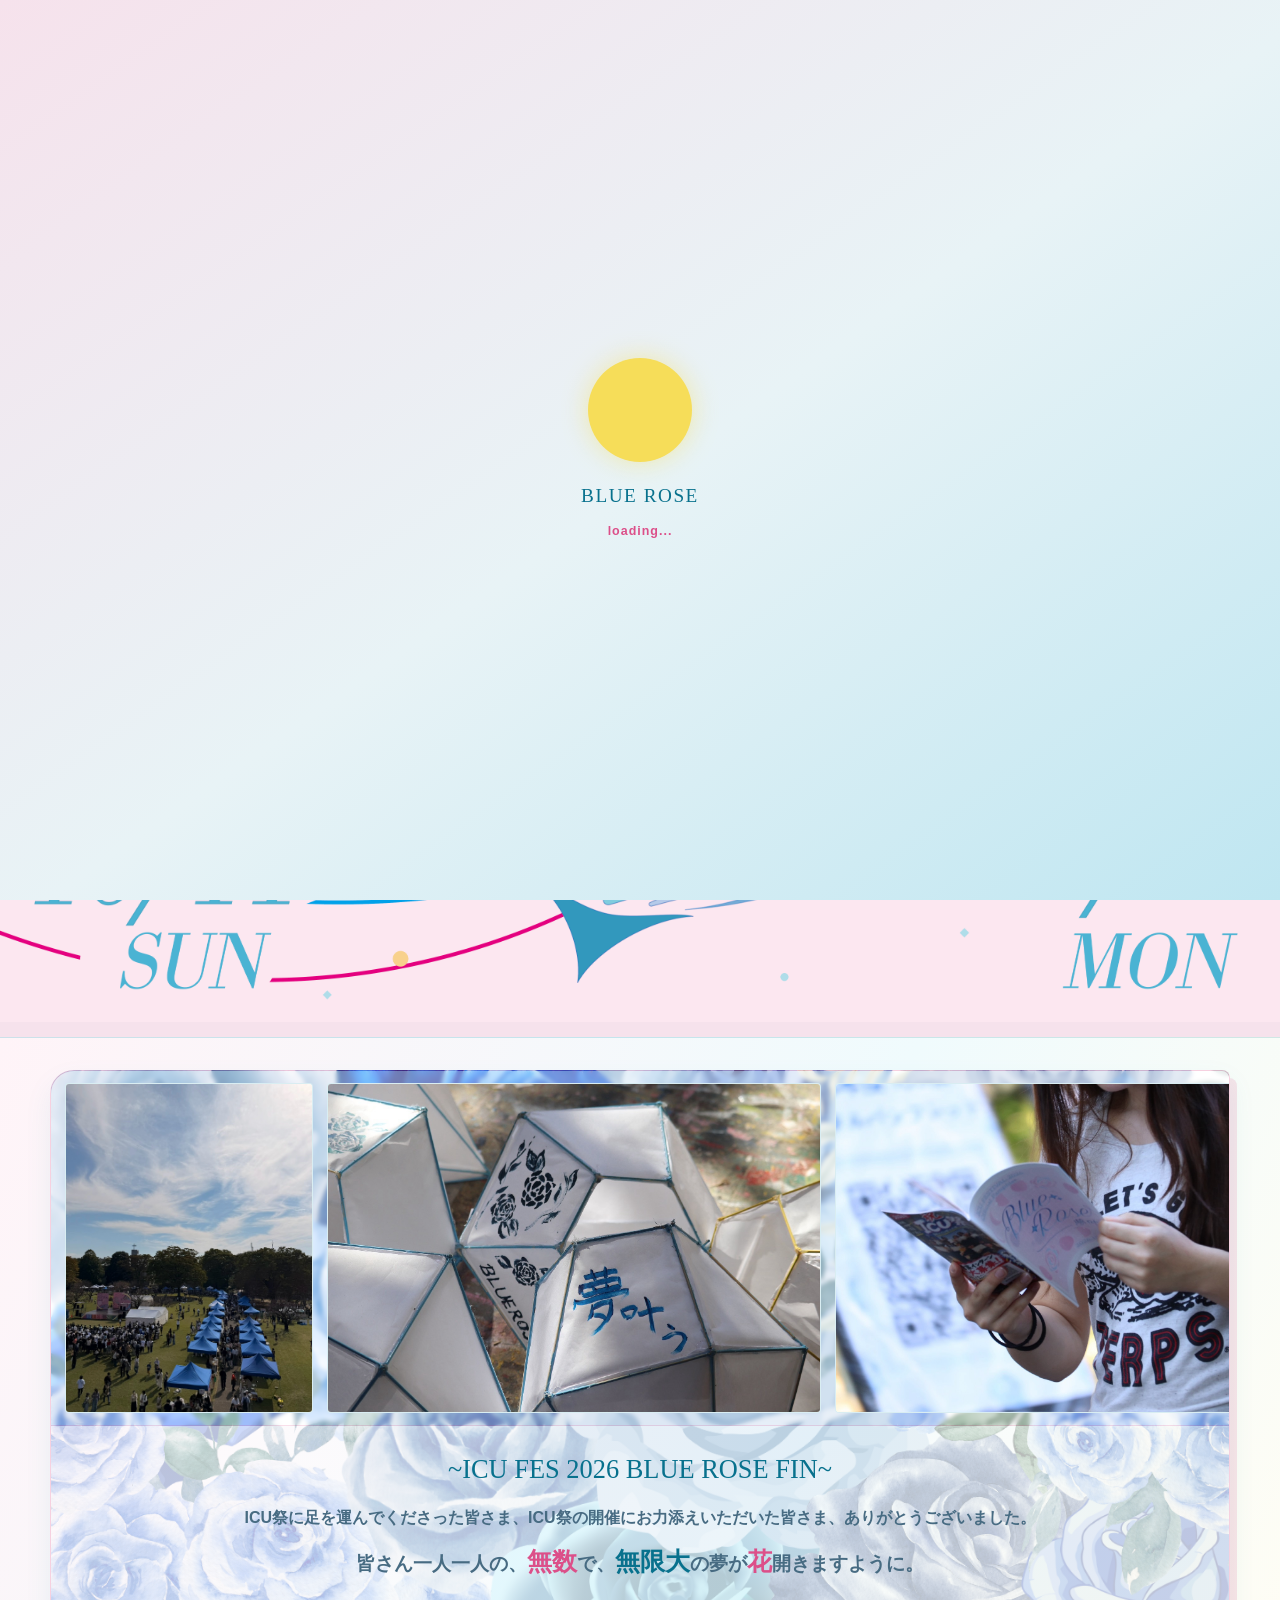
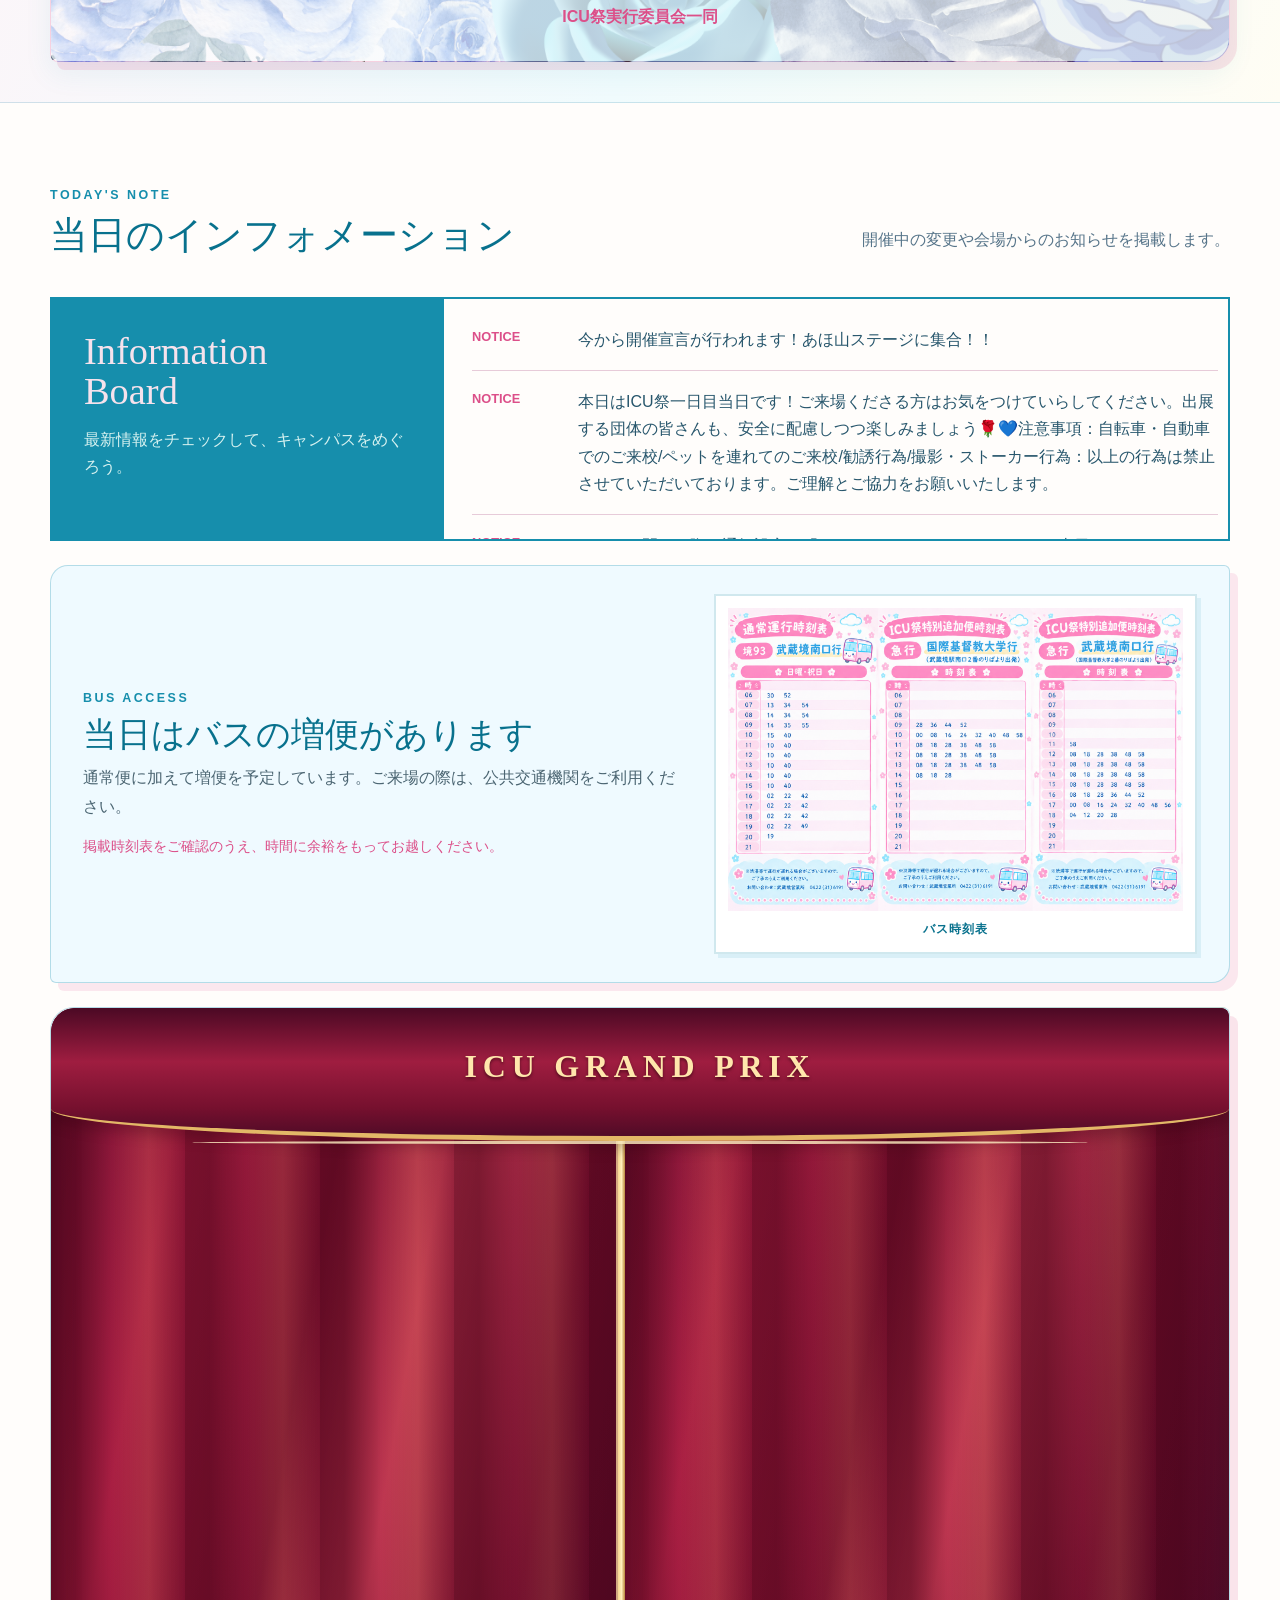
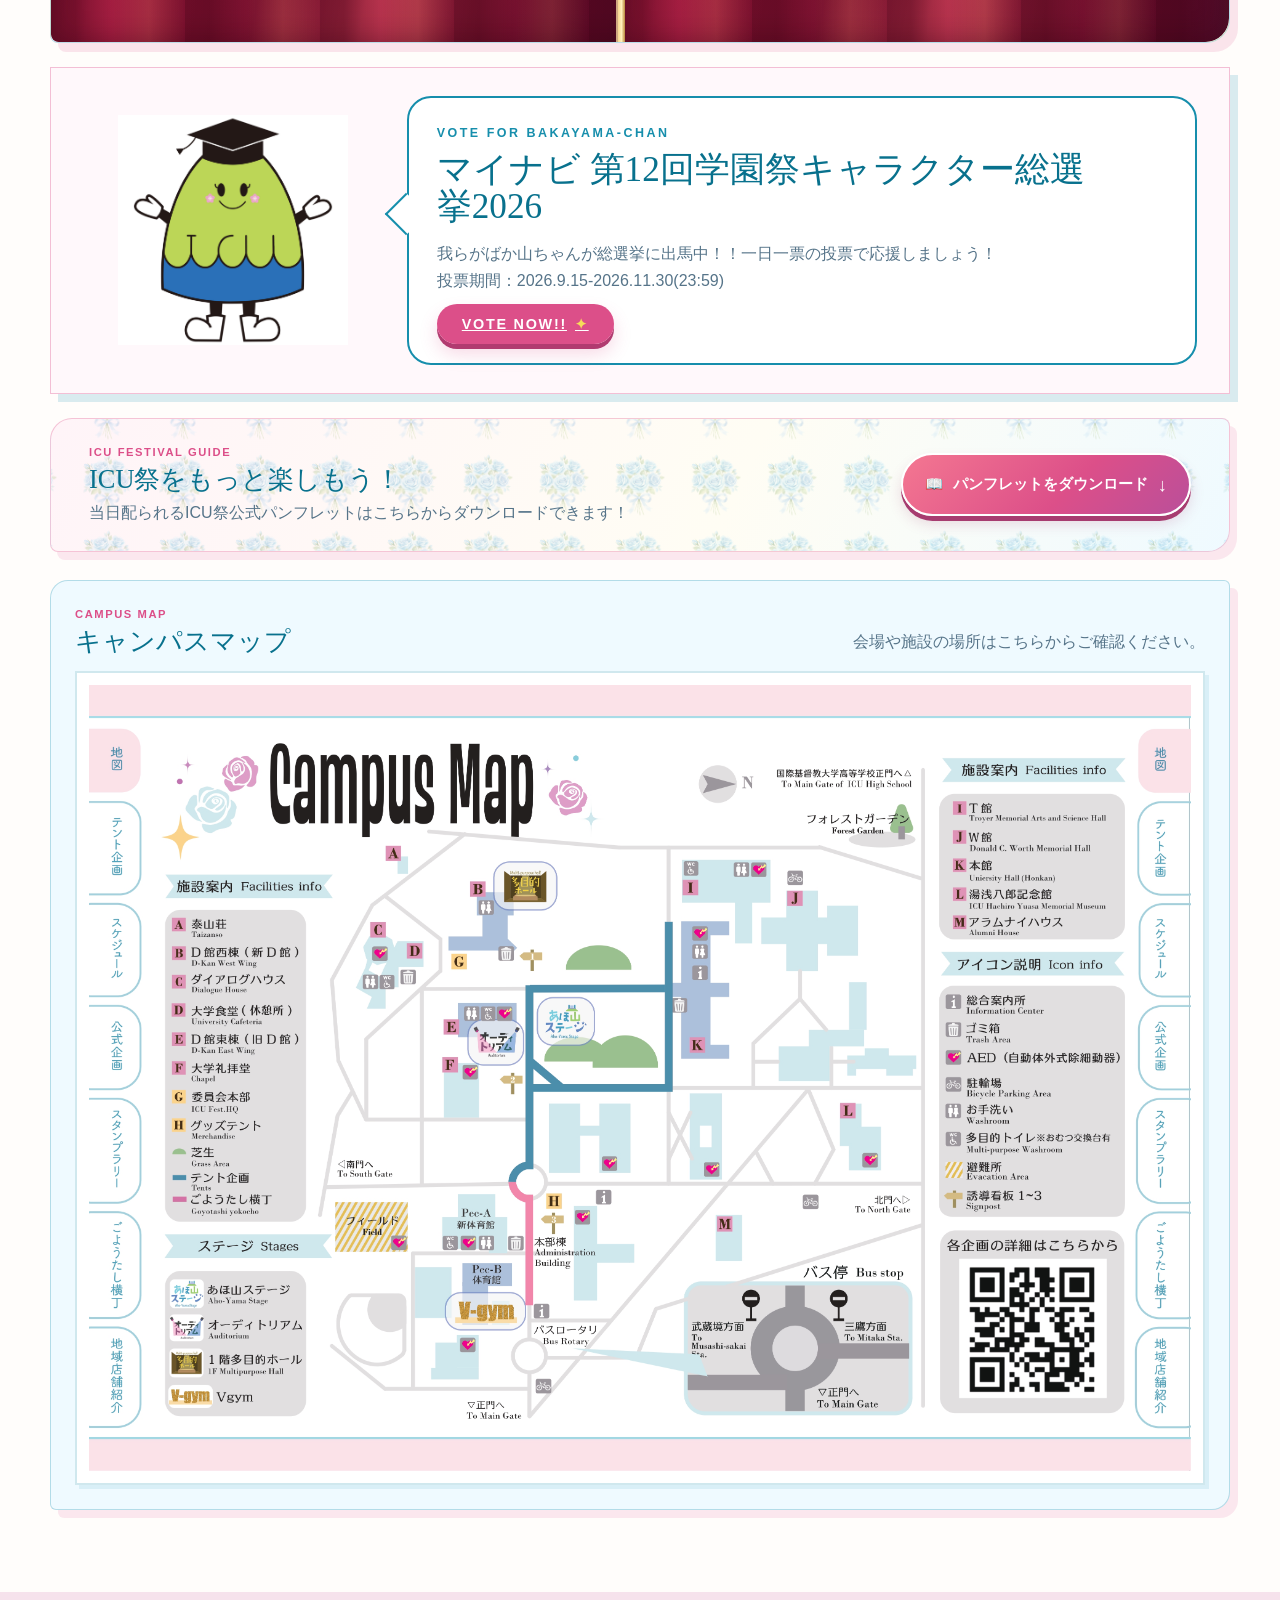
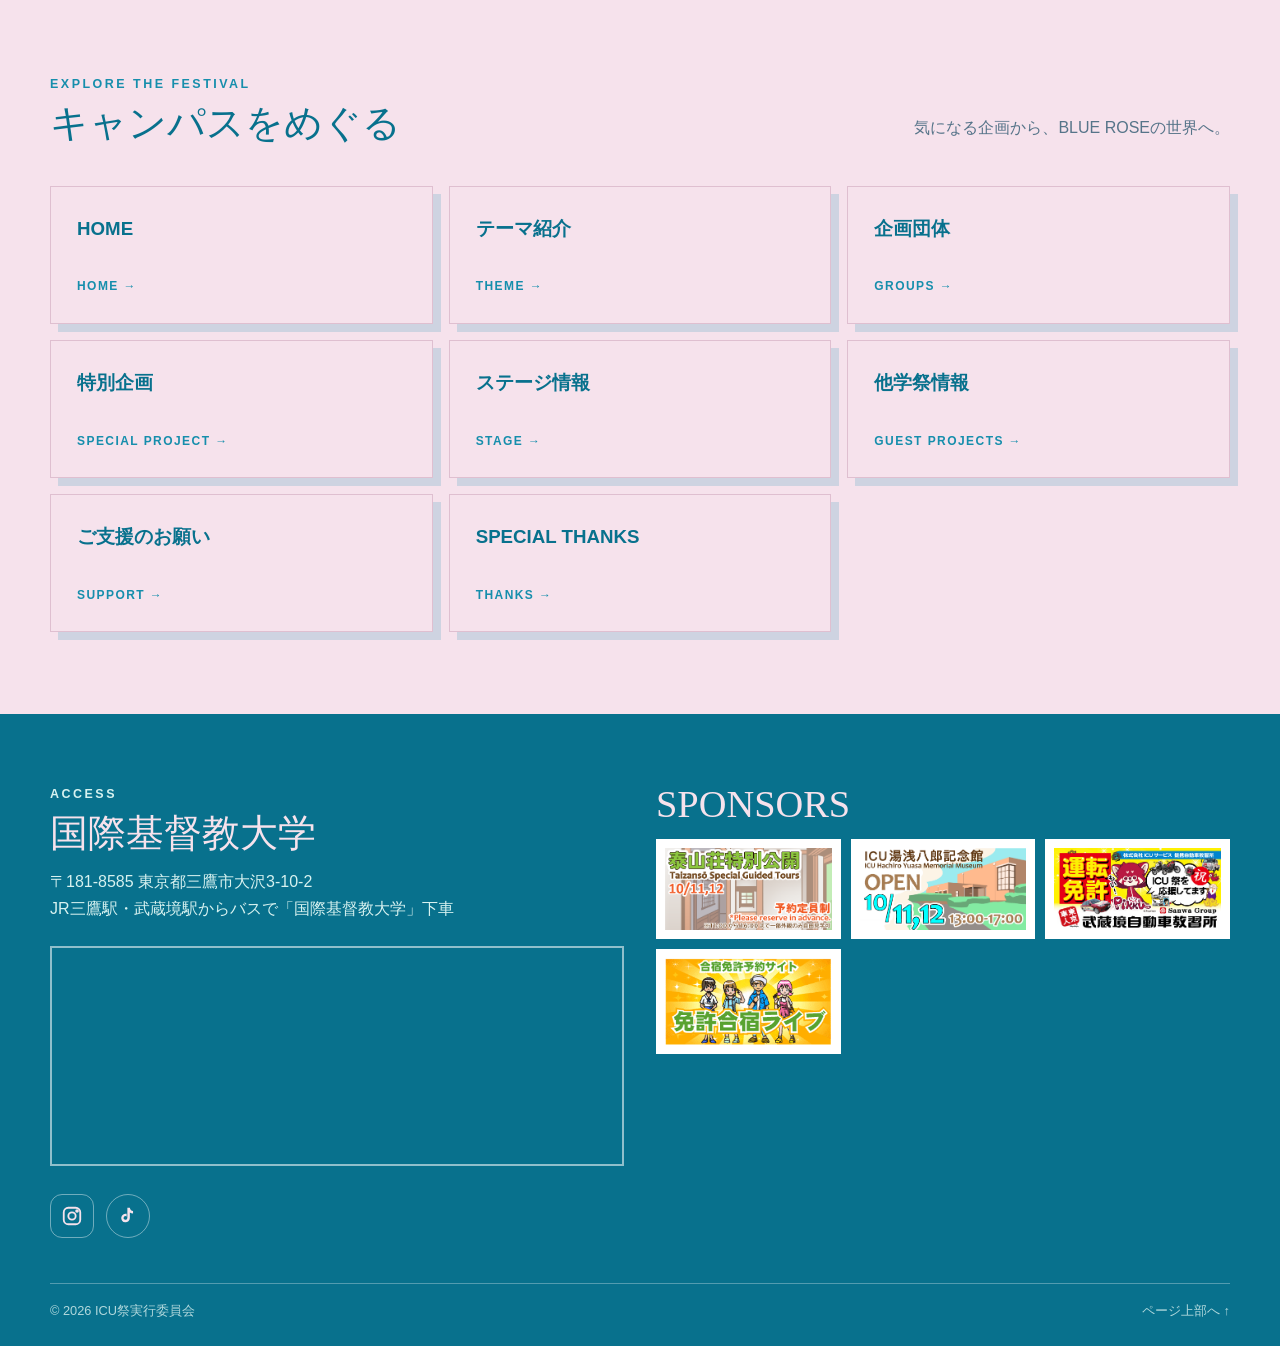
<file: index.html>
<!doctype html>
<html lang="ja">
<head>
  <meta charset="utf-8">

  <script src="https://cdn.onesignal.com/sdks/web/v16/OneSignalSDK.page.js" defer></script>
<script>
  window.OneSignalDeferred = window.OneSignalDeferred || [];
  OneSignalDeferred.push(async function(OneSignal) {
    await OneSignal.init({
      appId: "1b0e0935-72e0-4e25-b696-01b294373587",
    });
  });
</script>
  
  <meta name="viewport" content="width=device-width, initial-scale=1">
  <title>ICU FESTIVAL 2026 | BLUE ROSE</title>
  <link rel="stylesheet" href="style.css">
  <link rel="stylesheet" href="home-overrides.css">
  <link rel="stylesheet" href="social-links.css">
  <link rel="stylesheet" href="home-notice.css?v=2">
  <link rel="stylesheet" href="home-vote.css">
  <link rel="stylesheet" href="home-grand-prix.css">
  <link rel="stylesheet" href="home-finale.css">
</head>
<body>
  <header class="site-header"><div class="site-header__inner">
    <a class="site-logo" href="index.html">ICU <span>FES</span> 2026</a>
    <nav class="site-nav" aria-label="メインメニュー">
      <a href="index.html" aria-current="page">HOME</a><a href="theme.html">THEME</a><a href="groups.html">企画団体</a><a href="special-projects.html">特別企画</a><a href="stage.html">STAGE</a><a href="external.html">他学祭情報</a><a href="donation.html">支援</a><a href="thanks.html">THANKS</a>
    </nav>
  </div></header>
  <main>
    <section class="hero"><img class="hero__keyvisual" src="assets/blue-rose-keyvisual.png" alt="ICU FESTIVAL 2026 BLUE ROSE 総合デザイン"><span class="speckles"></span><span class="line line--one"></span><span class="line line--two"></span><span class="line line--three"></span>
      <div class="hero__content"><p class="hero__kicker">ICU FESTIVAL 2026</p><h1>BLUE <em>R</em>OSE</h1><p class="hero__copy">国際基督教大学のキャンパスに、青いバラが咲く二日間。人と企画と偶然が出会う、今年だけの学園祭。</p><div class="hero__dates"><span>10/11</span><small>SUN</small><span>10/12</span><small>MON</small></div></div>
    </section>
    <section class="festival-finale" aria-labelledby="festival-finale-title">
      <div class="content-width">
        <article class="festival-finale__panel">
          <div class="festival-finale__viewport" role="region" aria-label="ICU祭2026の写真">
            <div class="festival-finale__marquee">
              <div class="festival-finale__track">
                <img src="assets/fin-1.JPG" alt="ICU祭2026の写真 1" loading="eager" decoding="async">
                <img src="assets/fin-2.JPG" alt="ICU祭2026の写真 2" loading="eager" decoding="async">
                <img src="assets/fin-3.JPG" alt="ICU祭2026の写真 3" loading="eager" decoding="async">
                <img src="assets/fin-4.JPG" alt="ICU祭2026の写真 4" loading="eager" decoding="async">
                <img src="assets/fin-5.JPG" alt="ICU祭2026の写真 5" loading="eager" decoding="async">
                <img src="assets/fin-6.JPG" alt="ICU祭2026の写真 6" loading="eager" decoding="async">
                <img src="assets/fin-7.JPG" alt="ICU祭2026の写真 7" loading="eager" decoding="async">
                <img src="assets/fin-8.jpg" alt="ICU祭2026の写真 8" loading="eager" decoding="async">
                <img src="assets/fin-9.jpg" alt="ICU祭2026の写真 9" loading="eager" decoding="async">
                <img src="assets/fin-10.JPG" alt="ICU祭2026の写真 10" loading="eager" decoding="async">
                <img src="assets/fin-11.JPG" alt="ICU祭2026の写真 11" loading="eager" decoding="async">
                <img src="assets/fin-12.jpg" alt="ICU祭2026の写真 12" loading="eager" decoding="async">
                <img src="assets/fin-13.jpg" alt="ICU祭2026の写真 13" loading="eager" decoding="async">
                <img src="assets/fin-14.JPG" alt="ICU祭2026の写真 14" loading="eager" decoding="async">
              </div>
            </div>
          </div>
          <div class="festival-finale__message">
            <h2 id="festival-finale-title">~ICU FES 2026 BLUE ROSE FIN~</h2>
            <p class="festival-finale__thanks">ICU祭に足を運んでくださった皆さま、<br class="festival-finale__mobile-break">ICU祭の開催にお力添えいただいた皆さま、<br class="festival-finale__mobile-break">ありがとうございました。</p>
            <p class="festival-finale__wish">皆さん一人一人の、<br class="festival-finale__mobile-break"><span class="festival-finale__highlight">無数</span>で、<br class="festival-finale__mobile-break"><span class="festival-finale__highlight festival-finale__highlight--teal">無限大</span>の夢が<br class="festival-finale__mobile-break"><span class="festival-finale__highlight">花</span>開きますように。</p>
            <p class="festival-finale__signature">ICU祭実行委員会一同</p>
          </div>
        </article>
      </div>
    </section>
    <section class="section"><div class="content-width"><div class="section-heading"><div><p class="eyebrow">TODAY'S NOTE</p><h2>当日のインフォメーション</h2></div><p>開催中の変更や会場からのお知らせを掲載します。</p></div><div class="info-board"><div class="info-board__label"><h2>Information<br>Board</h2><p>最新情報をチェックして、キャンパスをめぐろう。</p></div><ul class="info-list" id="info-board-list">
  <li>
    <time>NOTICE</time>
    <span>お知らせを読み込んでいます…</span>
  </li>
</ul></div><article class="bus-notice"><div class="bus-notice__copy"><p class="eyebrow">BUS ACCESS</p><h2>当日はバスの増便があります</h2><p>通常便に加えて増便を予定しています。ご来場の際は、公共交通機関をご利用ください。</p><p class="bus-notice__note">掲載時刻表をご確認のうえ、時間に余裕をもってお越しください。</p></div><figure class="bus-timetable"><img src="assets/bus-timetable new.png" alt="ICU祭当日のバス時刻表"><figcaption>バス時刻表</figcaption></figure></article><article class="election-notice"><img class="election-character" src="assets/bakayama-chan.jpg" alt="ばか山ちゃん"><div class="election-speech"><p class="eyebrow">VOTE FOR BAKAYAMA-CHAN</p><h2>マイナビ 第12回学園祭キャラクター総選挙2026</h2><p>我らがばか山ちゃんが総選挙に出馬中！！一日一票の投票で応援しましょう！<br>投票期間：2026.9.15-2026.11.30(23:59)</p><a class="button election-button" href="https://gakumado.mynavi.jp/contests/mascot" target="_blank" rel="noopener noreferrer">VOTE NOW!!</a></div></article><article class="festival-pamphlet"><div class="festival-pamphlet__decoration" aria-hidden="true"></div><div class="festival-pamphlet__copy"><p class="eyebrow">ICU FESTIVAL GUIDE</p><h2>ICU祭をもっと楽しもう！</h2><p>当日配られるICU祭公式パンフレットはこちらからダウンロードできます！</p></div><a class="festival-pamphlet__button" href="assets/パンフレット.pdf" download="パンフレット.pdf"><span aria-hidden="true">📖</span> パンフレットをダウンロード <span class="festival-pamphlet__arrow" aria-hidden="true">↓</span></a></article><article class="campus-map"><div class="campus-map__heading"><div><p class="eyebrow">CAMPUS MAP</p><h2>キャンパスマップ</h2></div><p>会場や施設の場所はこちらからご確認ください。</p></div><figure class="campus-map__frame"><img src="assets/campus map.jpg" alt="ICU祭2026 キャンパスマップ"></figure></article></div></section>
    <section class="section section--paper"><div class="content-width"><div class="section-heading"><div><p class="eyebrow">EXPLORE THE FESTIVAL</p><h2>キャンパスをめぐる</h2></div><p>気になる企画から、BLUE ROSEの世界へ。</p></div><div class="link-grid"><a class="link-card" href="index.html"><h3>HOME</h3><span>HOME →</span></a><a class="link-card" href="theme.html"><h3>テーマ紹介</h3><span>THEME →</span></a><a class="link-card" href="groups.html"><h3>企画団体</h3><span>GROUPS →</span></a><a class="link-card" href="special-projects.html"><h3>特別企画</h3><span>SPECIAL PROJECT →</span></a><a class="link-card" href="stage.html"><h3>ステージ情報</h3><span>STAGE →</span></a><a class="link-card" href="external.html"><h3>他学祭情報</h3><span>GUEST PROJECTS →</span></a><a class="link-card" href="donation.html"><h3>支援</h3><span>SUPPORT →</span></a><a class="link-card" href="thanks.html"><h3>THANKS</h3><span>THANKS →</span></a></div></div></section>
  </main>
  <footer class="site-footer"><div class="footer-grid"><section><p class="eyebrow">ACCESS</p><h2>国際基督教大学</h2><address>〒181-8585 東京都三鷹市大沢3-10-2<br>JR三鷹駅・武蔵境駅からバスで「国際基督教大学」下車</address><iframe class="access-map" title="国際基督教大学のGoogle Map" src="https://www.google.com/maps?q=国際基督教大学&output=embed" loading="lazy" allowfullscreen></iframe></section><section><h2>SPONSORS</h2><div class="sponsor-grid"><a href="#">スポンサー 01</a><a href="#">スポンサー 02</a><a href="#">スポンサー 03</a></div></section></div><div class="footer-bottom"><span>© 2026 ICU祭実行委員会</span><a href="#">ページ上部へ ↑</a></div></footer>
  <script src="social-links.js"></script><script src="home-lightbox.js?v=2"></script><script src="home-grand-prix.js"></script><script src="home-finale.js"></script><script src="loading.js"></script>
  <script>
  fetch("announcements.json")
    .then(response => response.json())
    .then(data => {
      const list = document.getElementById("info-board-list");
      const announcements = data.announcements || [];

      if (announcements.length === 0) {
        list.innerHTML = `
          <li>
            <time>NOTICE</time>
            <span>現在お知らせはありません。</span>
          </li>
        `;
        return;
      }

      list.innerHTML = "";

      announcements.forEach(item => {
        const li = document.createElement("li");
        const time = document.createElement("time");
        const message = document.createElement("span");

        time.textContent = item.title || "NOTICE";
        message.textContent = item.message || "";

        li.appendChild(time);
        li.appendChild(message);
        list.appendChild(li);
      });
    })
    .catch(error => {
      console.error("Information Boardの読み込みに失敗しました:", error);
    });
</script>
</body>
</html>
</file>
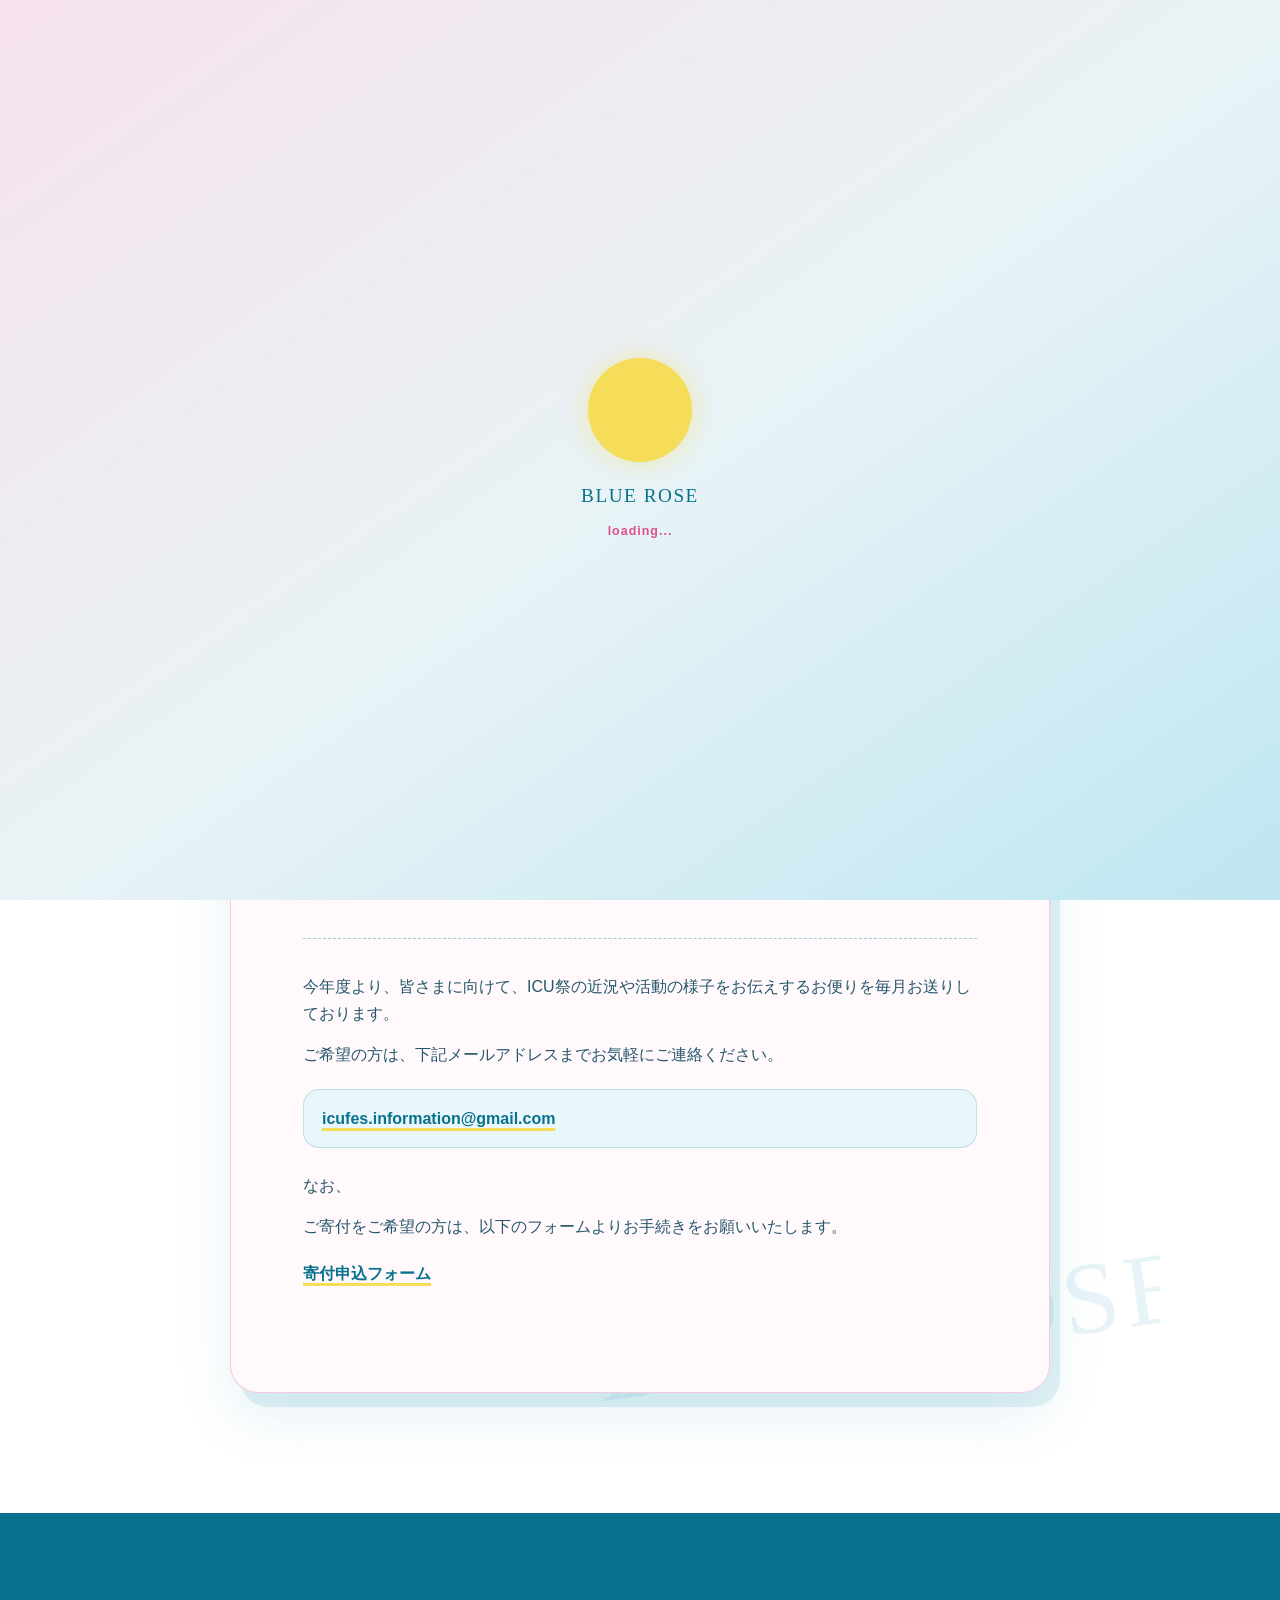
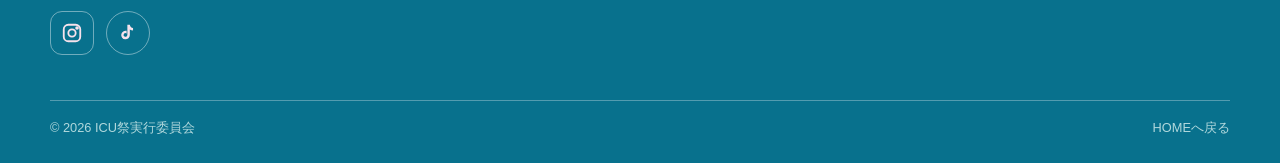
<file: donation.html>
<!doctype html><html lang="ja"><head><meta charset="utf-8"><meta name="viewport" content="width=device-width,initial-scale=1"><title>ICU祭を、これからも一緒に | ICU FESTIVAL 2026</title><link rel="stylesheet" href="style.css"><link rel="stylesheet" href="donation.css"><link rel="stylesheet" href="donation-mobile.css"></head><body><header class="site-header"><div class="site-header__inner"><a class="site-logo" href="index.html">ICU <span>FES</span> 2026</a><nav class="site-nav"><a href="index.html">HOME</a><a href="theme.html">THEME</a><a href="groups.html">企画団体</a><a href="special-projects.html">特別企画</a><a href="stage.html">STAGE</a><a href="external.html">他学祭情報</a><a href="donation.html" aria-current="page">支援</a><a href="thanks.html">THANKS</a></nav></div></header><main class="page-shell"><div class="section-heading"><div><p class="eyebrow">SUPPORT ICU FES</p><h1>ICU祭を、これからも一緒に</h1></div><p>ICU祭へのご支援について。</p></div><article class="card"><h2>いつもICU祭へ多大なるご支援を賜りましてありがとうございます。</h2><p>当寄付制度は、ICUの保護者・卒業生・教職員・関係者の皆さまを対象としております。</p><h2>ICU祭を支えてくださる皆さまへ</h2><p>ICU祭実行委員会は、来場者様お一人おひとりが「あたたかく、また戻りたい」と思っていただけるようなICU祭を目指して活動しております。</p><p>皆さまからいただきました大切なご寄付は、毎年ICU祭を通して、ICU生の活動へと還元されています。</p><p>学生が安心して活動できる場をこれからも継続していくために、ご支援・ご協力を賜りますよう<br>何卒よろしくお願い申し上げます。</p><section class="donation-letter"><h2>ICU祭を支えてくださる皆さまへ</h2><p>今年度より、皆さまに向けて、ICU祭の近況や活動の様子をお伝えするお便りを毎月お送りしております。</p><p>ご希望の方は、下記メールアドレスまでお気軽にご連絡ください。</p><p><a href="mailto:icufes.information@gmail.com">icufes.information@gmail.com</a></p><p>なお、</p><p>ご寄付をご希望の方は、以下のフォームよりお手続きをお願いいたします。</p><p><a href="https://docs.google.com/forms/d/e/1FAIpQLSfEdYpseYuuUCSPwvBVeRZj8alxif1YXGLli6E5Z9Wxjo-Kcw/viewform?usp=header" target="_blank" rel="noopener noreferrer">寄付申込フォーム</a></p></section><a class="button" href="mailto:icufes.information@gmail.com">お問い合わせ</a></article></main><footer class="site-footer"><div class="footer-bottom"><span>© 2026 ICU祭実行委員会</span><a href="index.html">HOMEへ戻る</a></div></footer><script src="social-links.js"></script><script src="donation-mobile.js"></script></body></html>
</file>
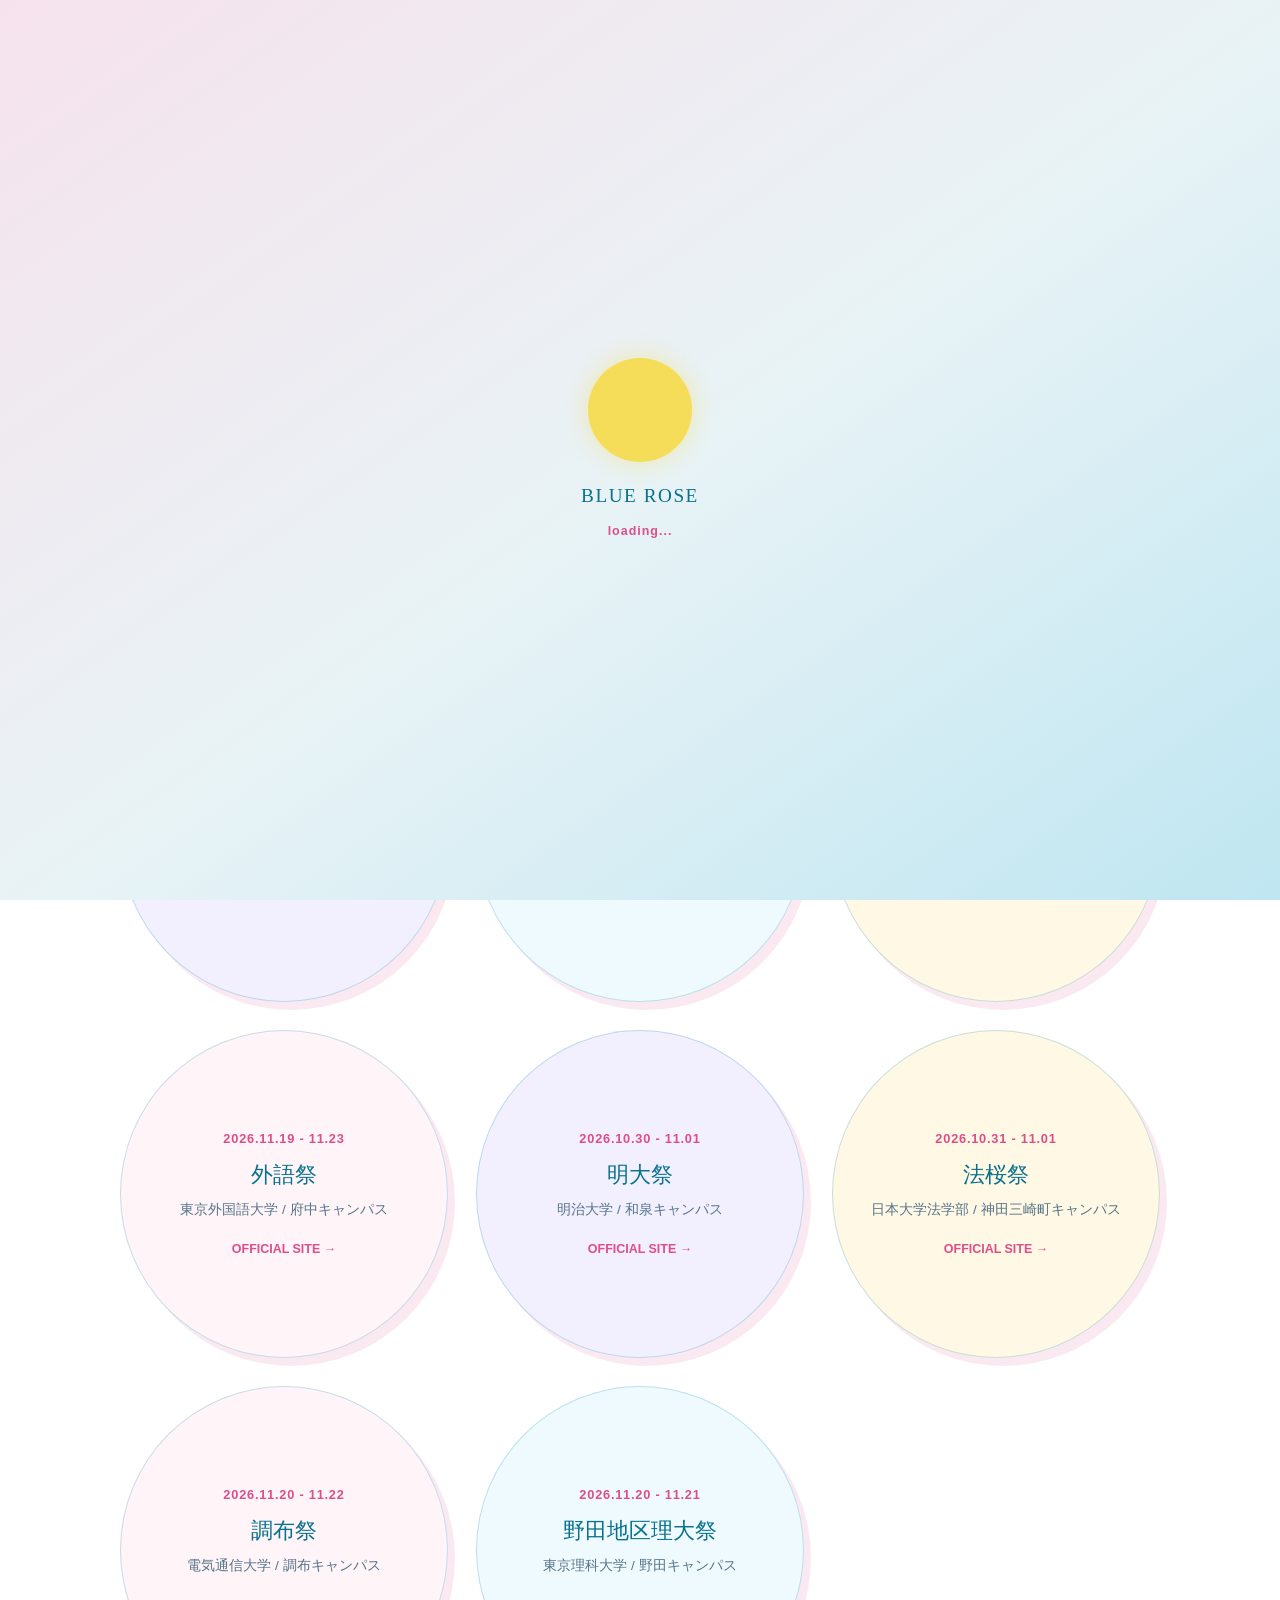
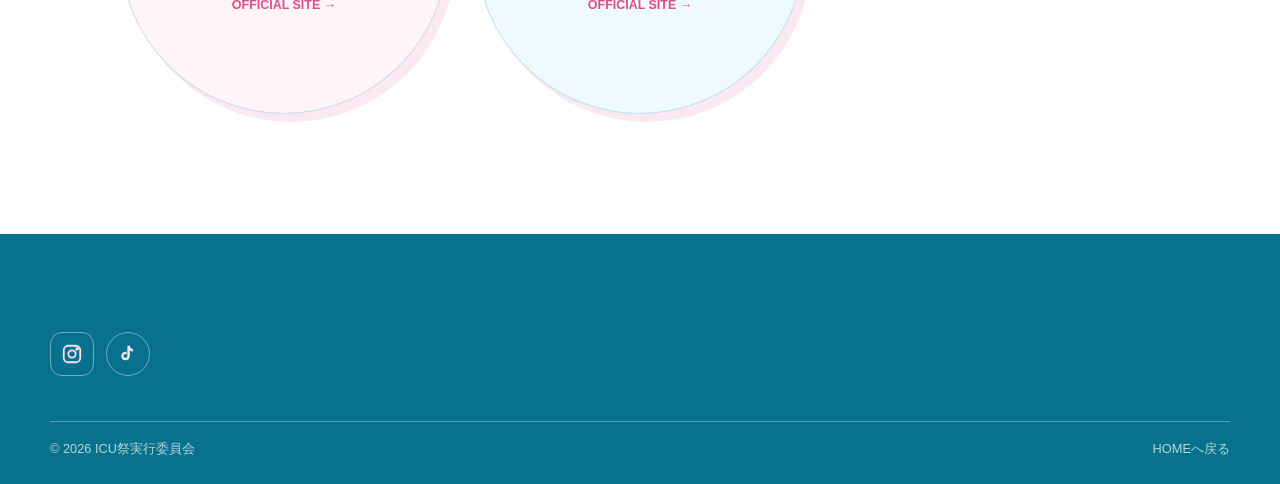
<file: external.html>
<!doctype html>
<html lang="ja">
<head>
  <meta charset="utf-8">
  <meta name="viewport" content="width=device-width,initial-scale=1">
  <title>他学祭情報 | ICU FESTIVAL 2026</title>
  <link rel="stylesheet" href="style.css">
  <link rel="stylesheet" href="external.css">
  <link rel="stylesheet" href="external-overrides.css">
</head>
<body>
  <header class="site-header"><div class="site-header__inner"><a class="site-logo" href="index.html">ICU <span>FES</span> 2026</a><nav class="site-nav"><a href="index.html">HOME</a><a href="theme.html">THEME</a><a href="groups.html">企画団体</a><a href="special-projects.html">特別企画</a><a href="stage.html">STAGE</a><a href="external.html" aria-current="page">他学祭情報</a><a href="donation.html">支援</a><a href="thanks.html">THANKS</a></nav></div></header>
  <main class="page-shell">
    <div class="section-heading"><div><p class="eyebrow">OTHER FESTIVALS</p><h1>他学祭情報</h1></div><p>他大学で開催される学園祭の情報をご紹介します。</p></div>
    <div class="external-project-grid">
      <article class="external-project-card"><p class="external-project-card__meta">2026.11.01 - 11.04</p><h2>ソフィア祭</h2><p class="external-project-card__campus">上智大学 / 四谷キャンパス</p><a class="external-project-card__link" href="https://www.sopfes2026.com/" target="_blank" rel="noopener noreferrer">OFFICIAL SITE →</a></article>
      <article class="external-project-card"><p class="external-project-card__meta">2026.10.30 - 11.01</p><h2>青山祭</h2><p class="external-project-card__campus">青山学院大学 / 青山キャンパス</p><a class="external-project-card__link" href="https://www.aoyamafestival.com/" target="_blank" rel="noopener noreferrer">OFFICIAL SITE →</a></article>
      <article class="external-project-card"><p class="external-project-card__meta">2026.10.31 - 11.01</p><h2>iTLFest.</h2><p class="external-project-card__campus">中央大学 / 市ヶ谷田町キャンパス</p><a class="external-project-card__link" href="https://itlfest.com/" target="_blank" rel="noopener noreferrer">OFFICIAL SITE →</a></article>
      <article class="external-project-card"><p class="external-project-card__meta">2026.10.31 - 11.03</p><h2>中央大学白門祭</h2><p class="external-project-card__campus">中央大学 / 多摩キャンパス</p><a class="external-project-card__link" href="https://hakumonsai.com/" target="_blank" rel="noopener noreferrer">OFFICIAL SITE →</a></article>
      <article class="external-project-card"><p class="external-project-card__meta">2026.10.31 - 11.01</p><h2>白門祭（茗荷谷）</h2><p class="external-project-card__campus">中央大学 / 茗荷谷キャンパス</p><a class="external-project-card__link" href="https://www.hakumon-myougadani.com/" target="_blank" rel="noopener noreferrer">OFFICIAL SITE →</a></article>
      <article class="external-project-card"><p class="external-project-card__meta">2026.10.31 - 11.01</p><h2>理工白門祭</h2><p class="external-project-card__campus">中央大学 / 後楽園キャンパス</p><a class="external-project-card__link" href="https://rikohaku.net/" target="_blank" rel="noopener noreferrer">OFFICIAL SITE →</a></article>
      <article class="external-project-card"><p class="external-project-card__meta">2026.11.19 - 11.23</p><h2>外語祭</h2><p class="external-project-card__campus">東京外国語大学 / 府中キャンパス</p><a class="external-project-card__link" href="https://gaigosai.com/" target="_blank" rel="noopener noreferrer">OFFICIAL SITE →</a></article>
      <article class="external-project-card"><p class="external-project-card__meta">2026.10.30 - 11.01</p><h2>明大祭</h2><p class="external-project-card__campus">明治大学 / 和泉キャンパス</p><a class="external-project-card__link" href="https://www.meidaisai.jp/" target="_blank" rel="noopener noreferrer">OFFICIAL SITE →</a></article>
      <article class="external-project-card"><p class="external-project-card__meta">2026.10.31 - 11.01</p><h2>法桜祭</h2><p class="external-project-card__campus">日本大学法学部 / 神田三崎町キャンパス</p><a class="external-project-card__link" href="https://phoenixfestivalhom.wixsite.com/-the47th-houo" target="_blank" rel="noopener noreferrer">OFFICIAL SITE →</a></article>
      <article class="external-project-card"><p class="external-project-card__meta">2026.11.20 - 11.22</p><h2>調布祭</h2><p class="external-project-card__campus">電気通信大学 / 調布キャンパス</p><a class="external-project-card__link" href="https://www.chofusai.jp/" target="_blank" rel="noopener noreferrer">OFFICIAL SITE →</a></article>
      <article class="external-project-card"><p class="external-project-card__meta">2026.11.20 - 11.21</p><h2>野田地区理大祭</h2><p class="external-project-card__campus">東京理科大学 / 野田キャンパス</p><a class="external-project-card__link" href="https://nodaridaisai.com/" target="_blank" rel="noopener noreferrer">OFFICIAL SITE →</a></article>
    </div>
  </main>
  <footer class="site-footer"><div class="footer-bottom"><span>© 2026 ICU祭実行委員会</span><a href="index.html">HOMEへ戻る</a></div></footer>
  <script src="social-links.js"></script>
</body>
</html>
</file>
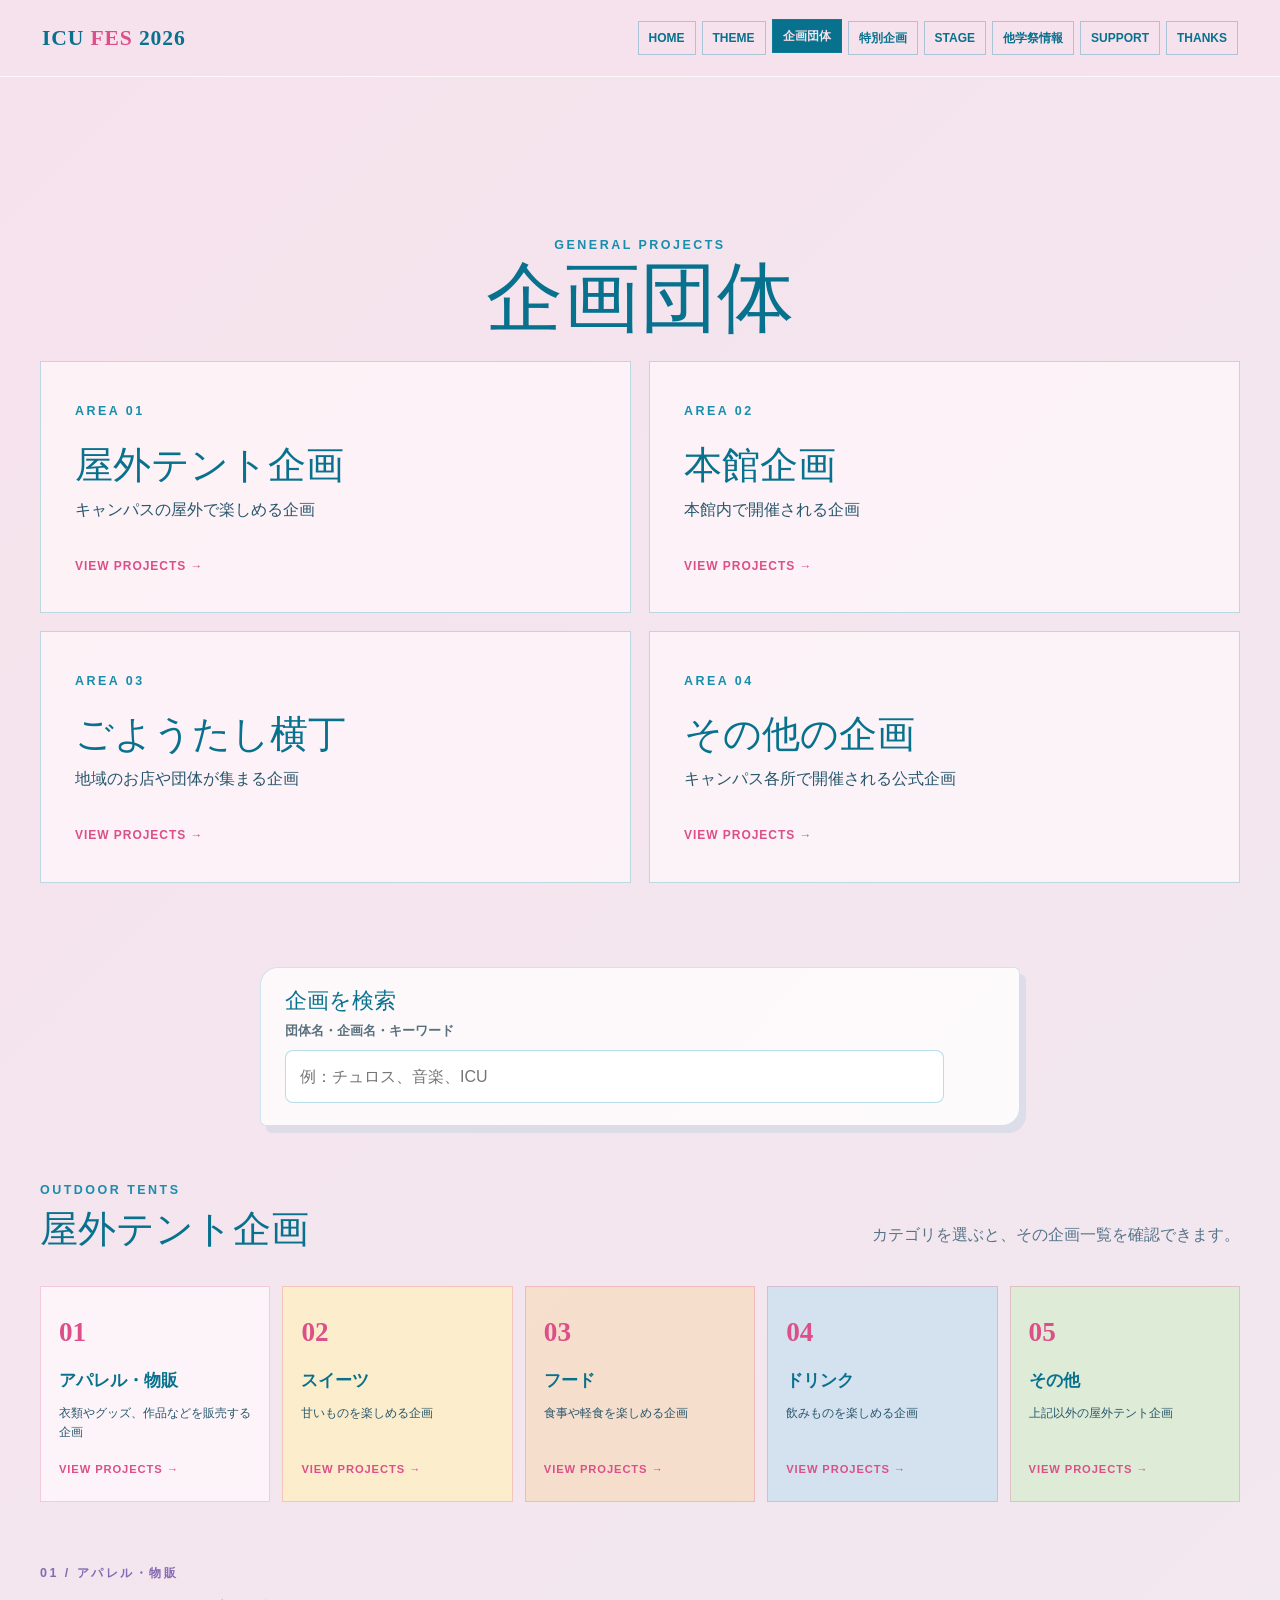
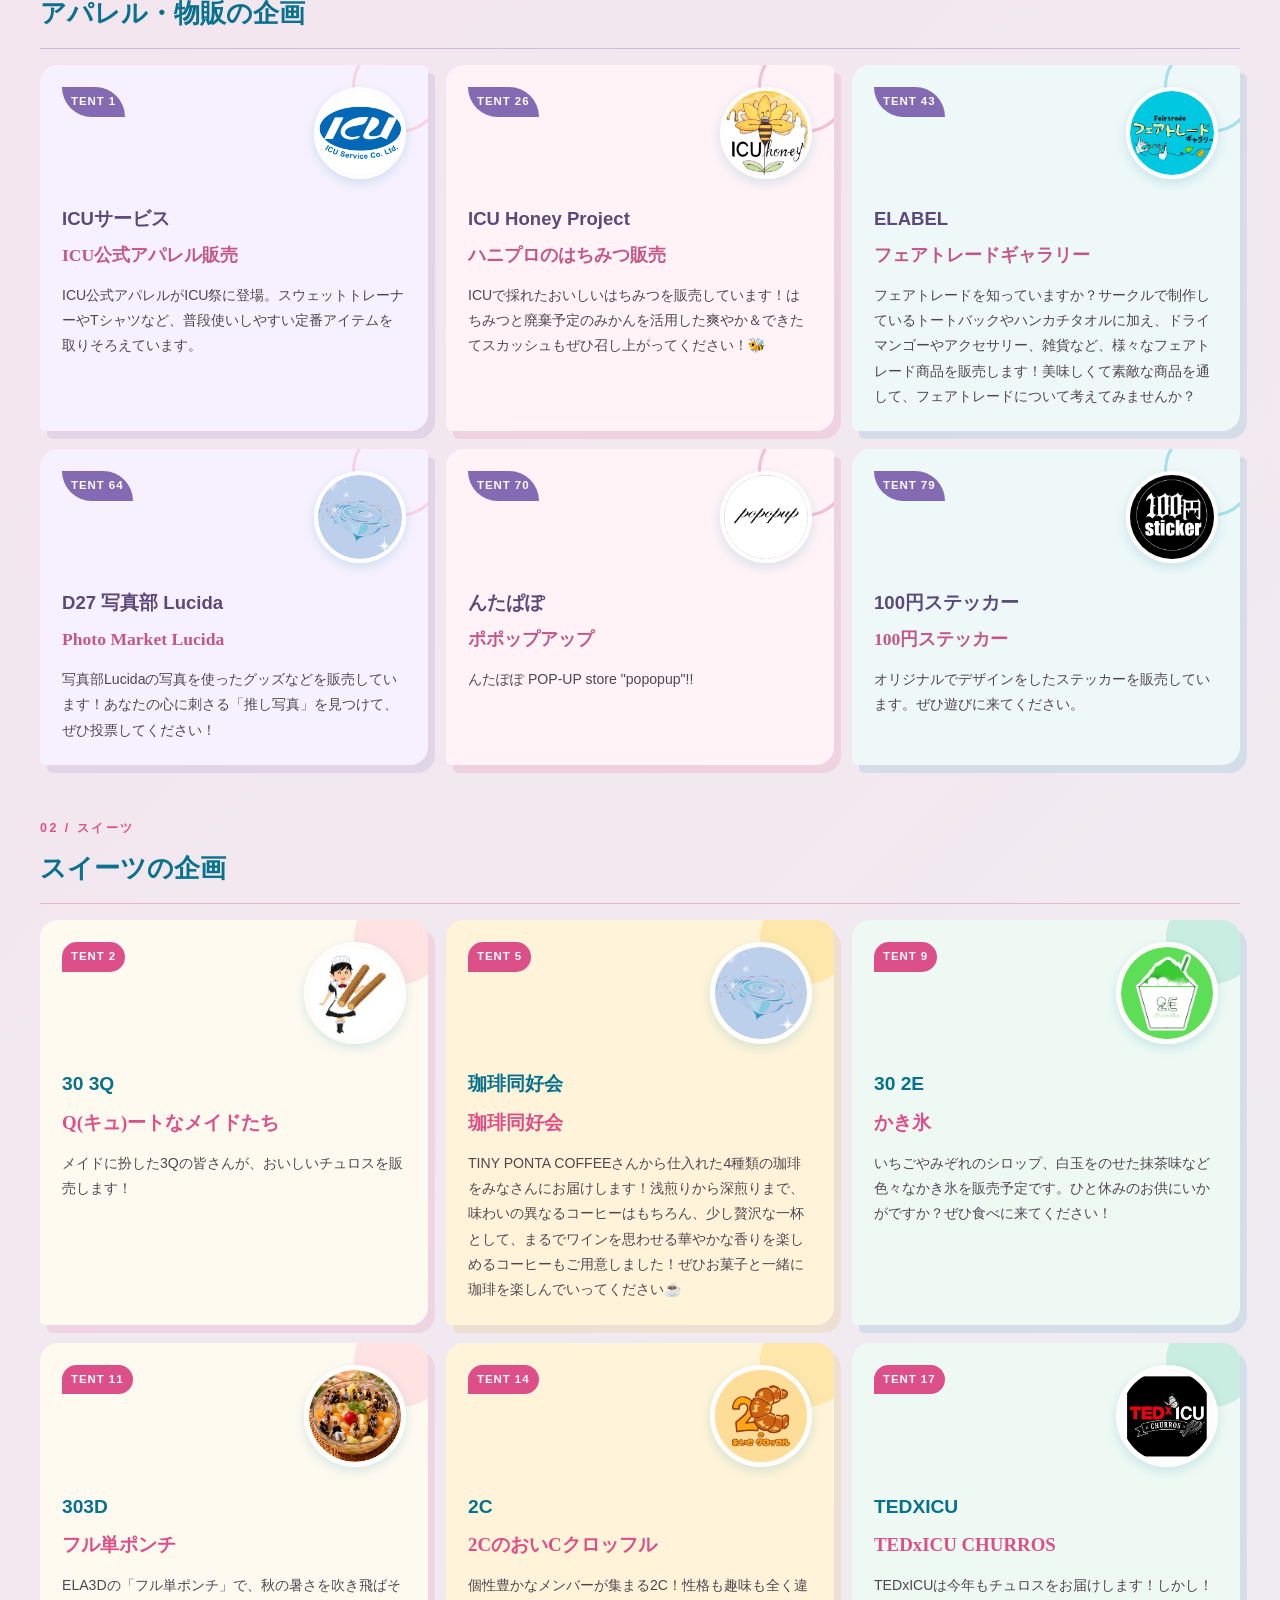
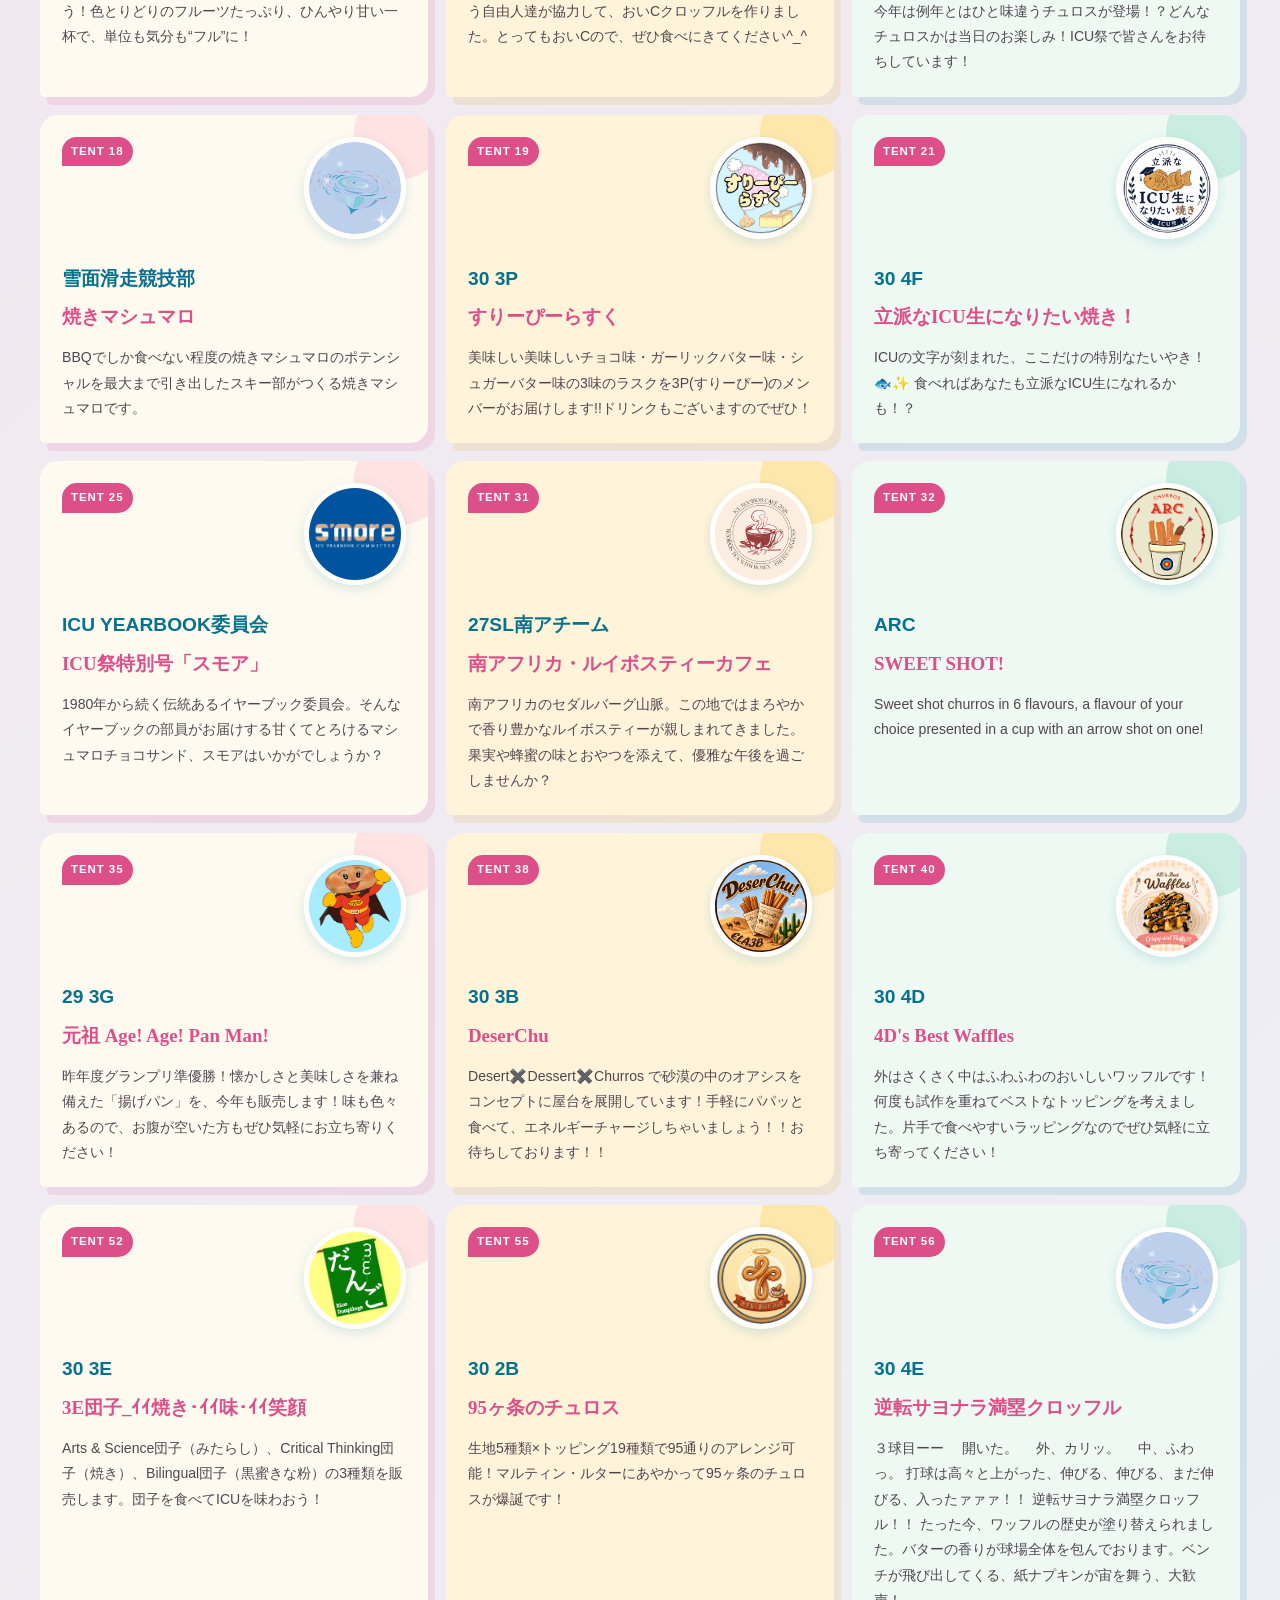
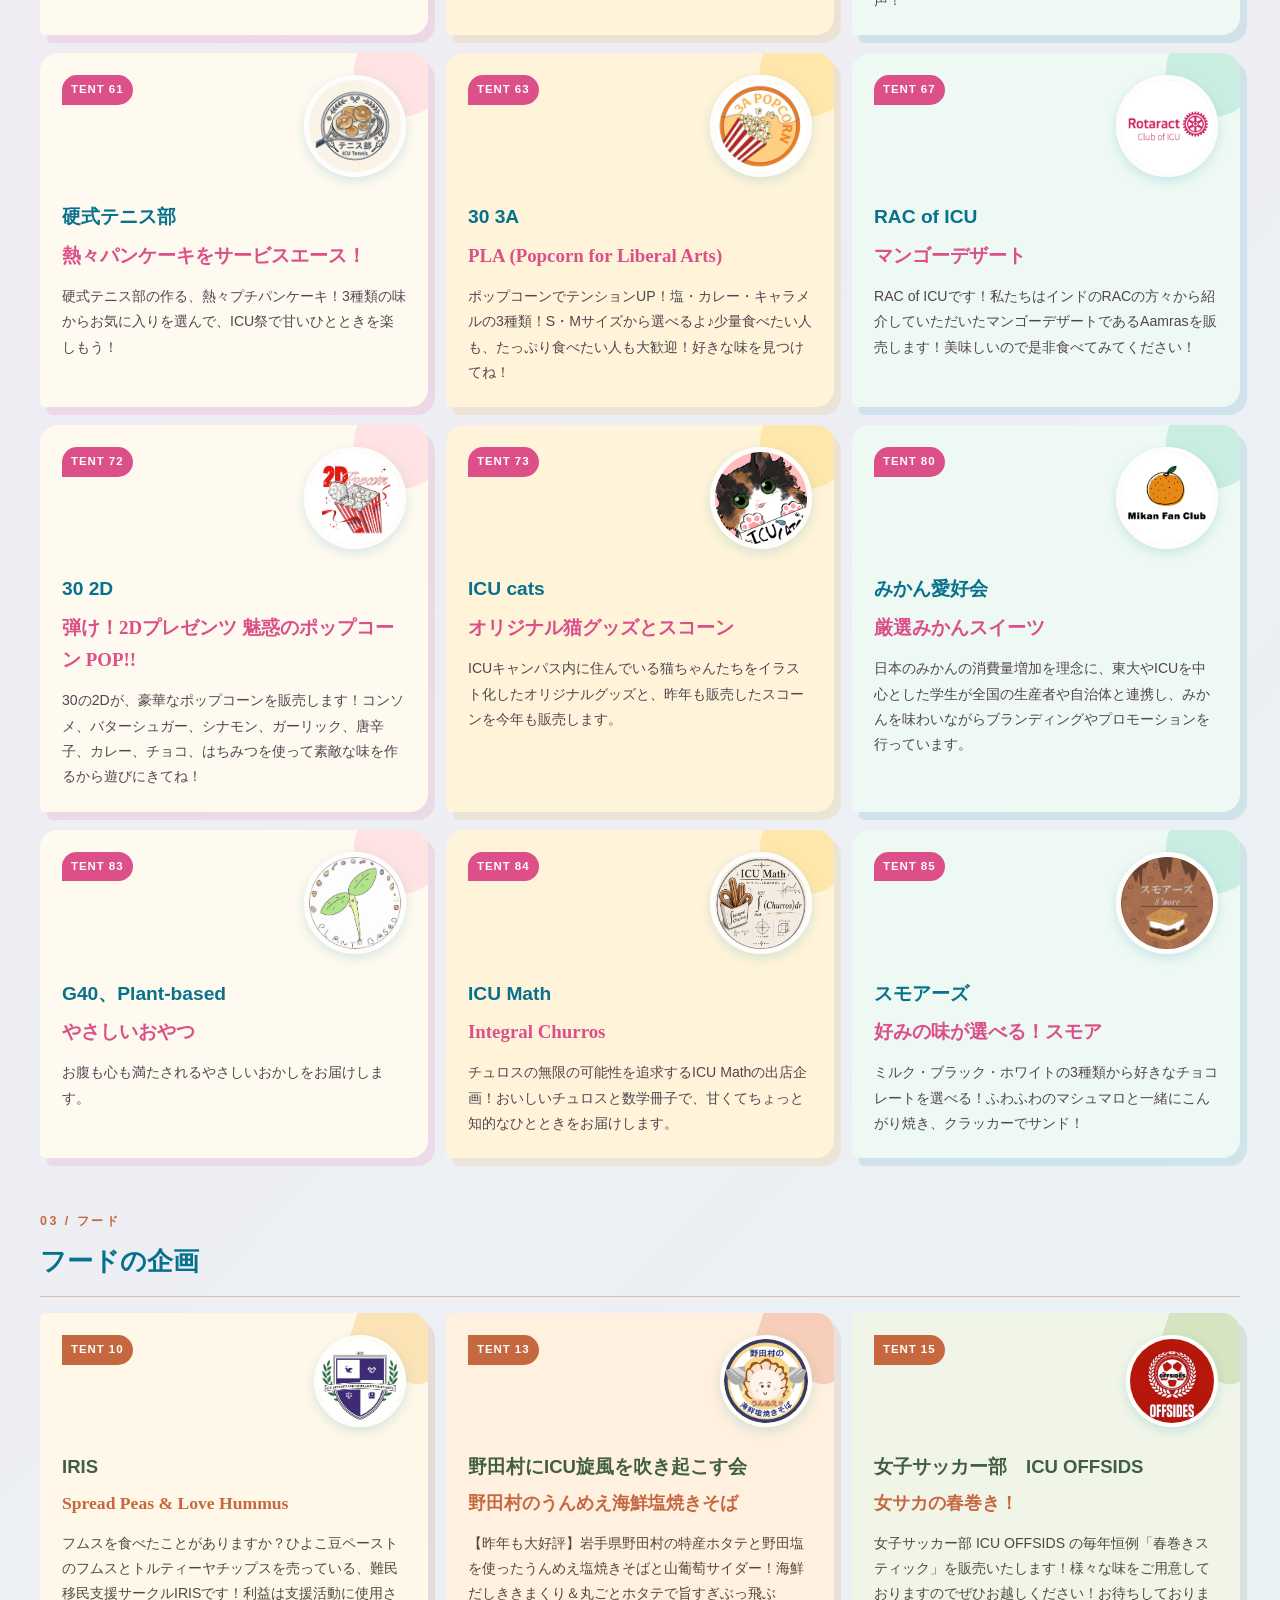
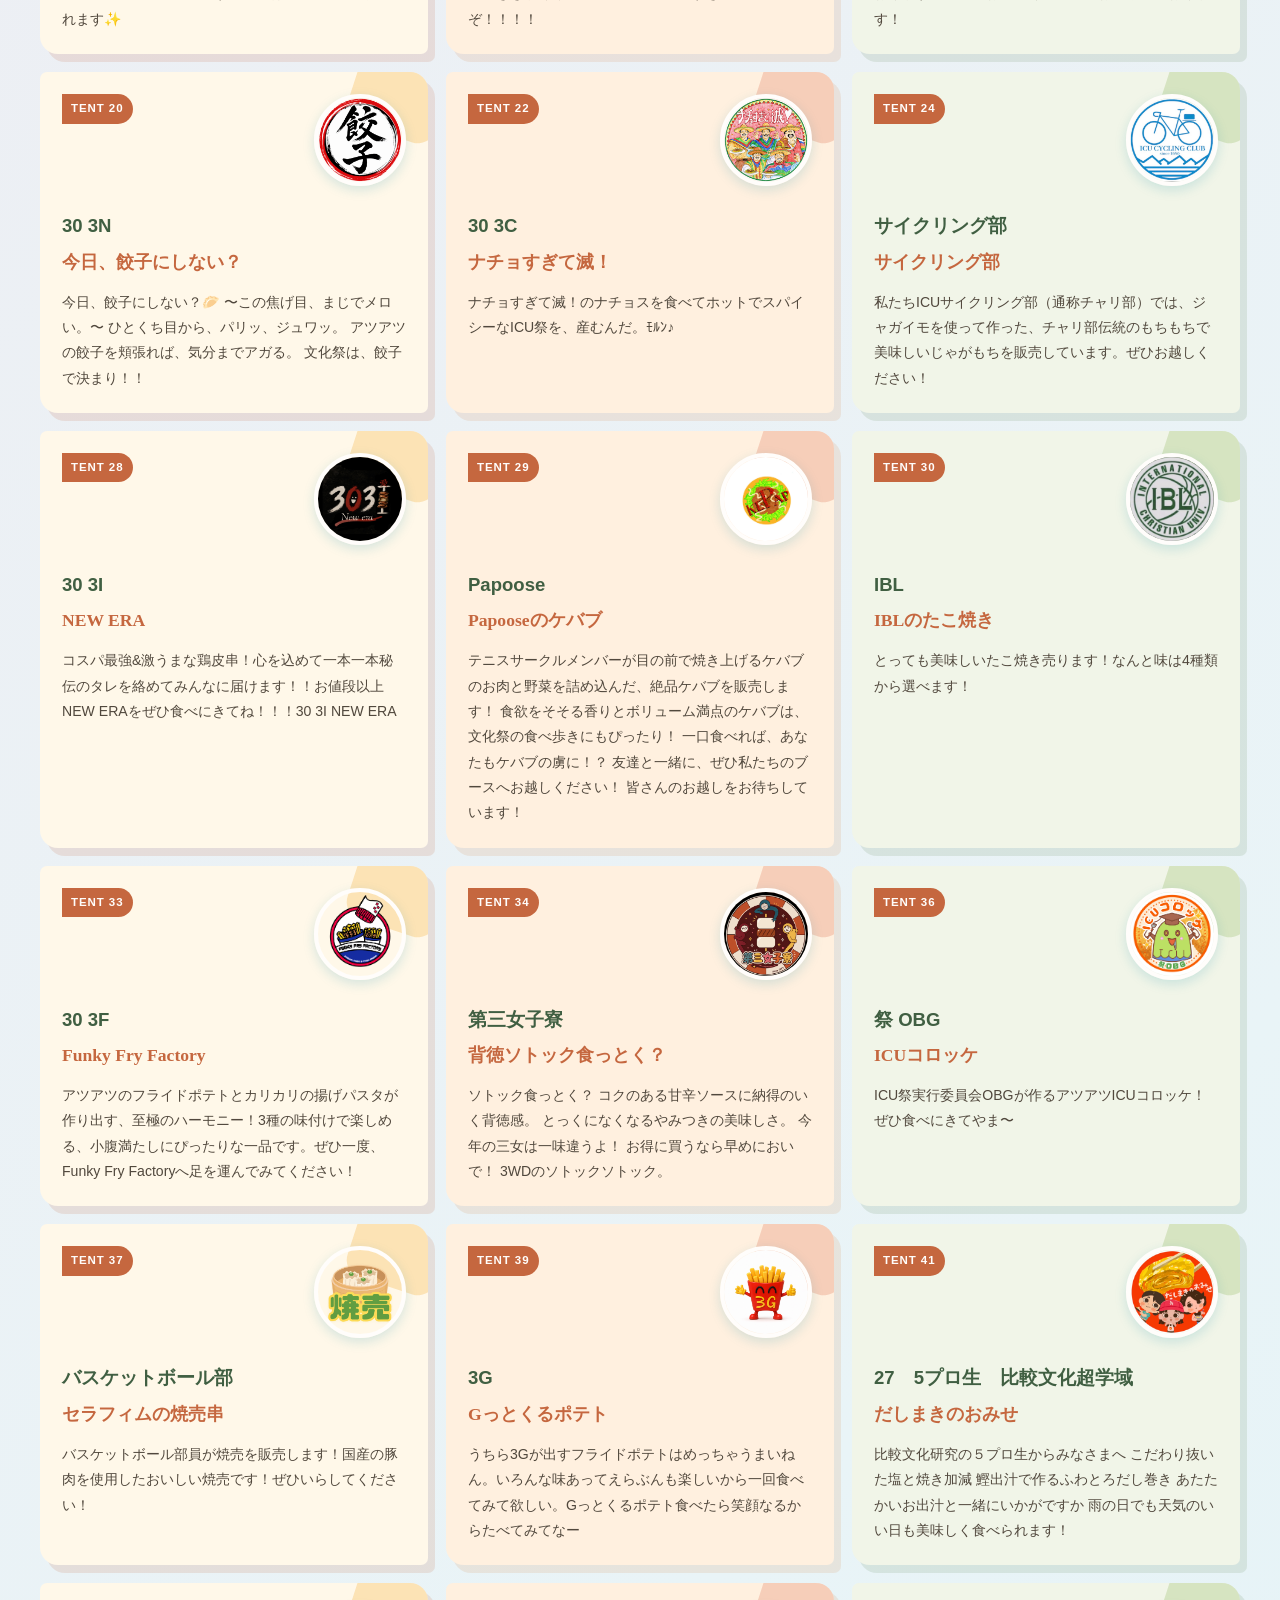
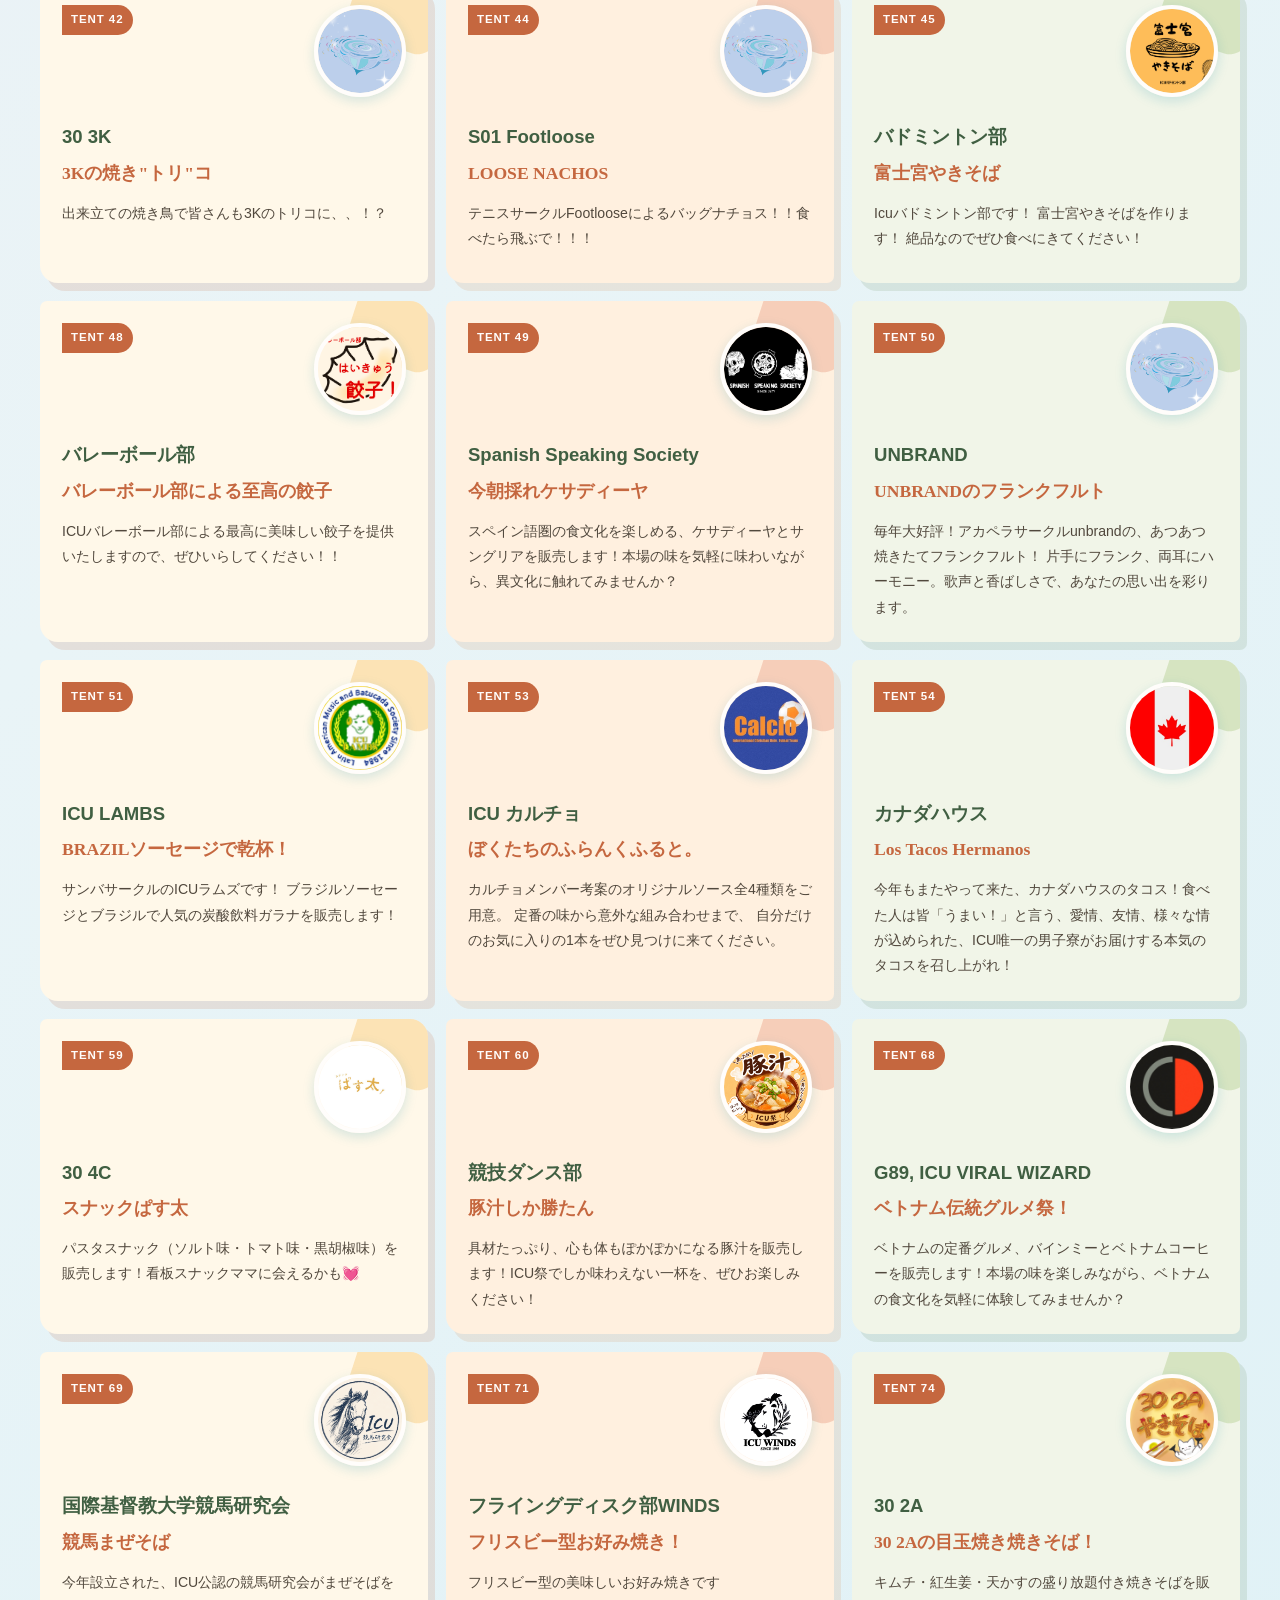
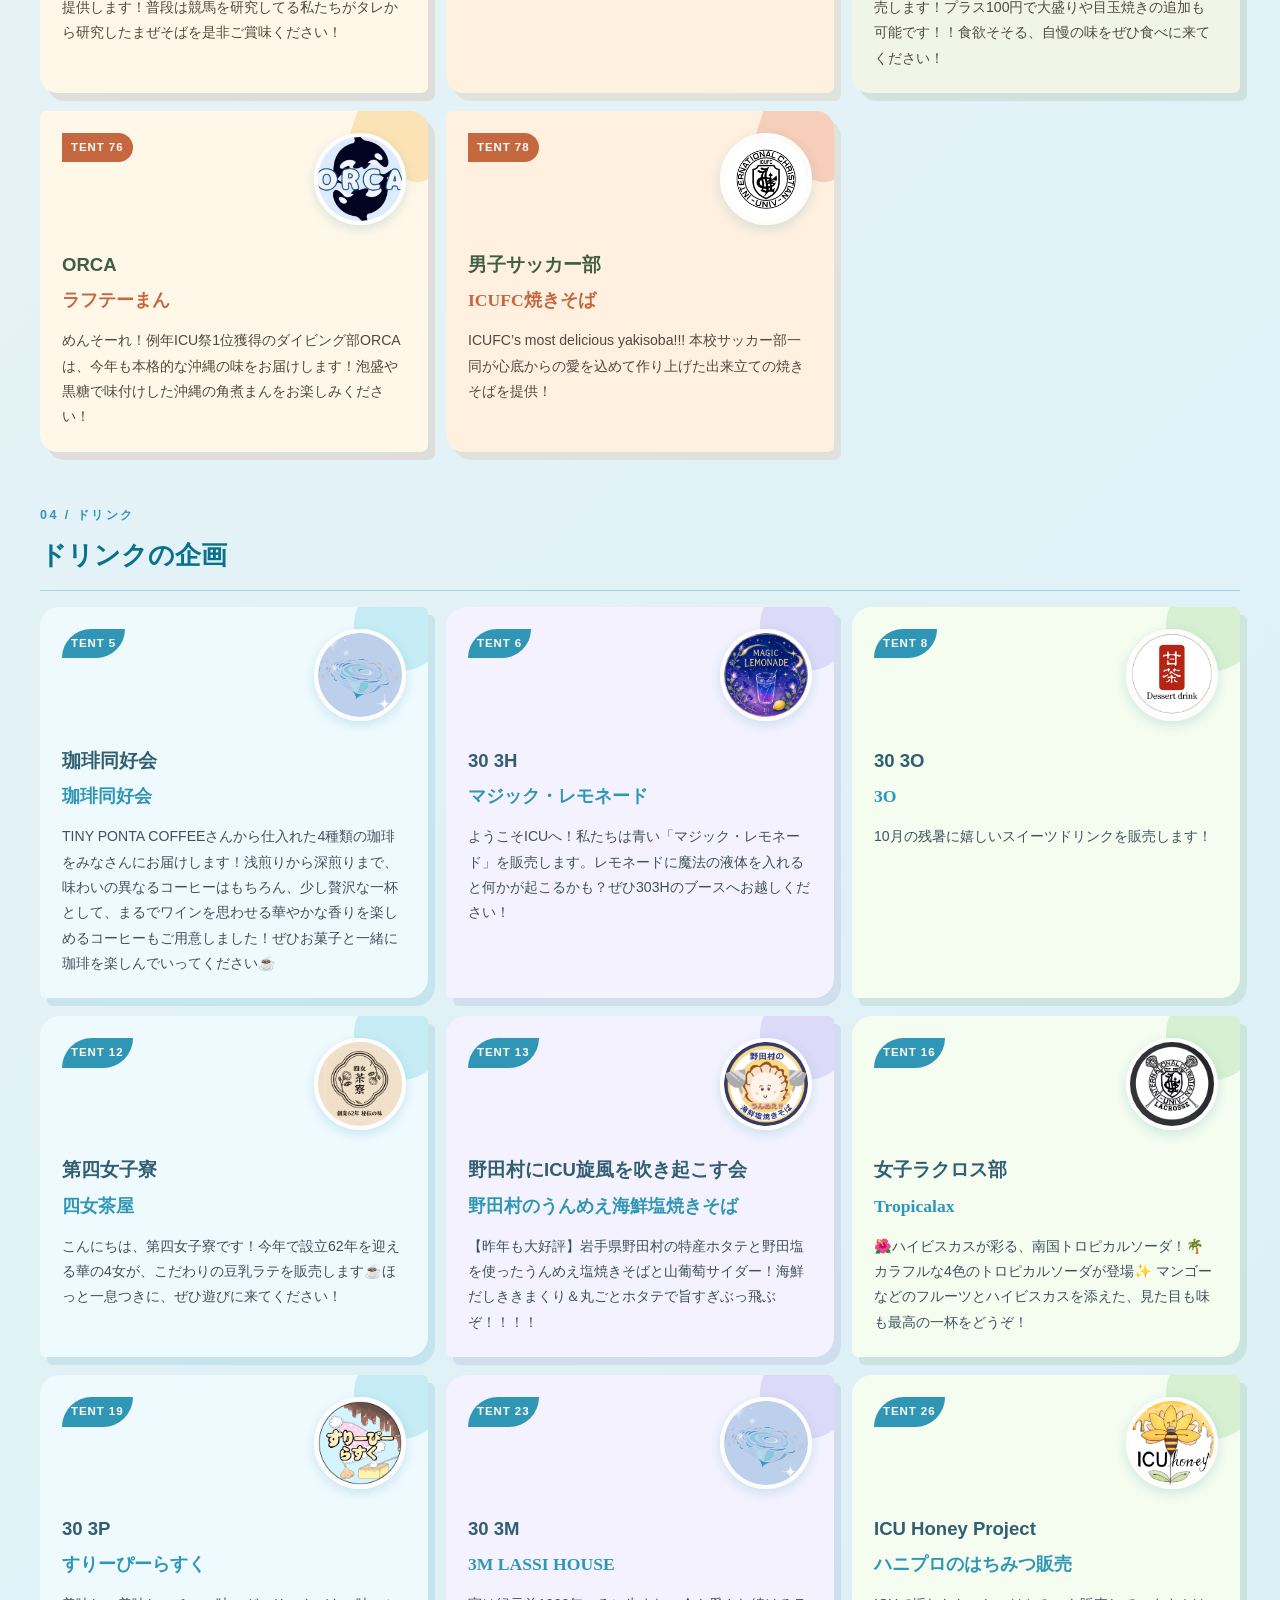
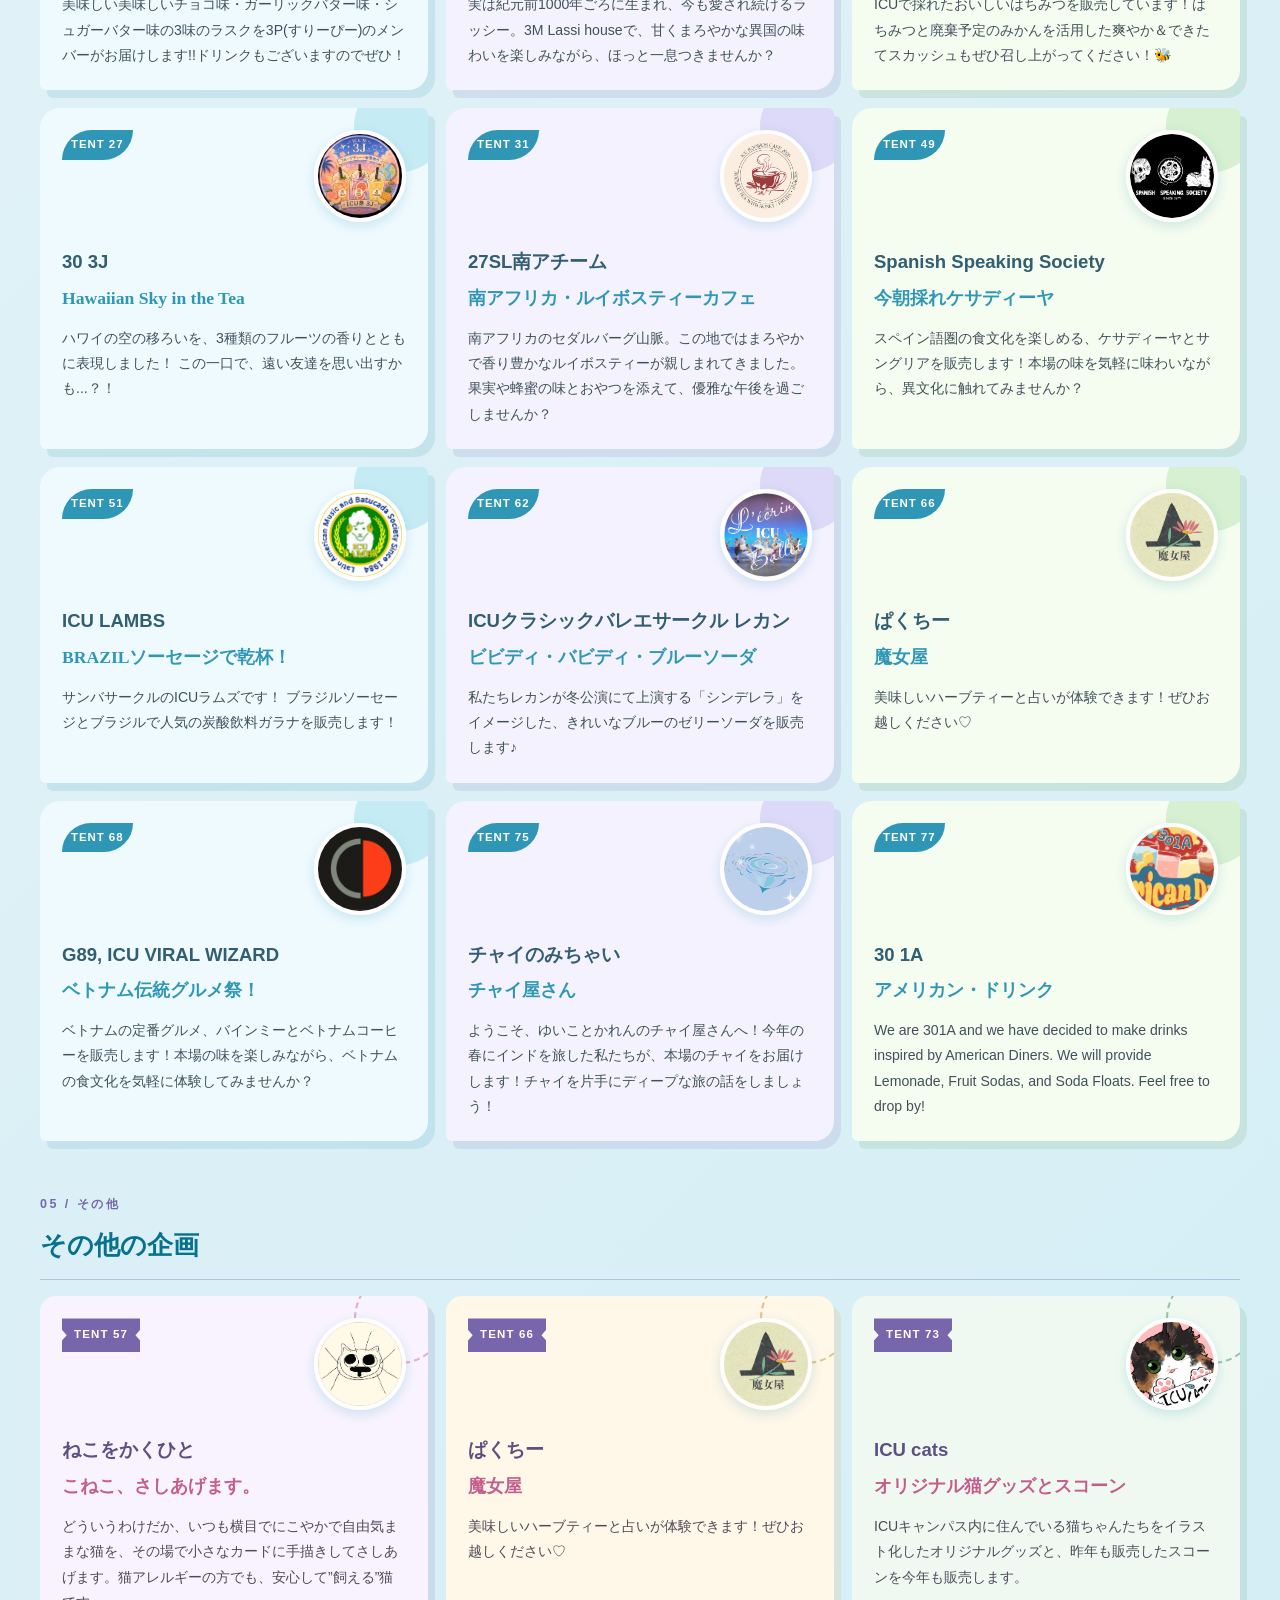
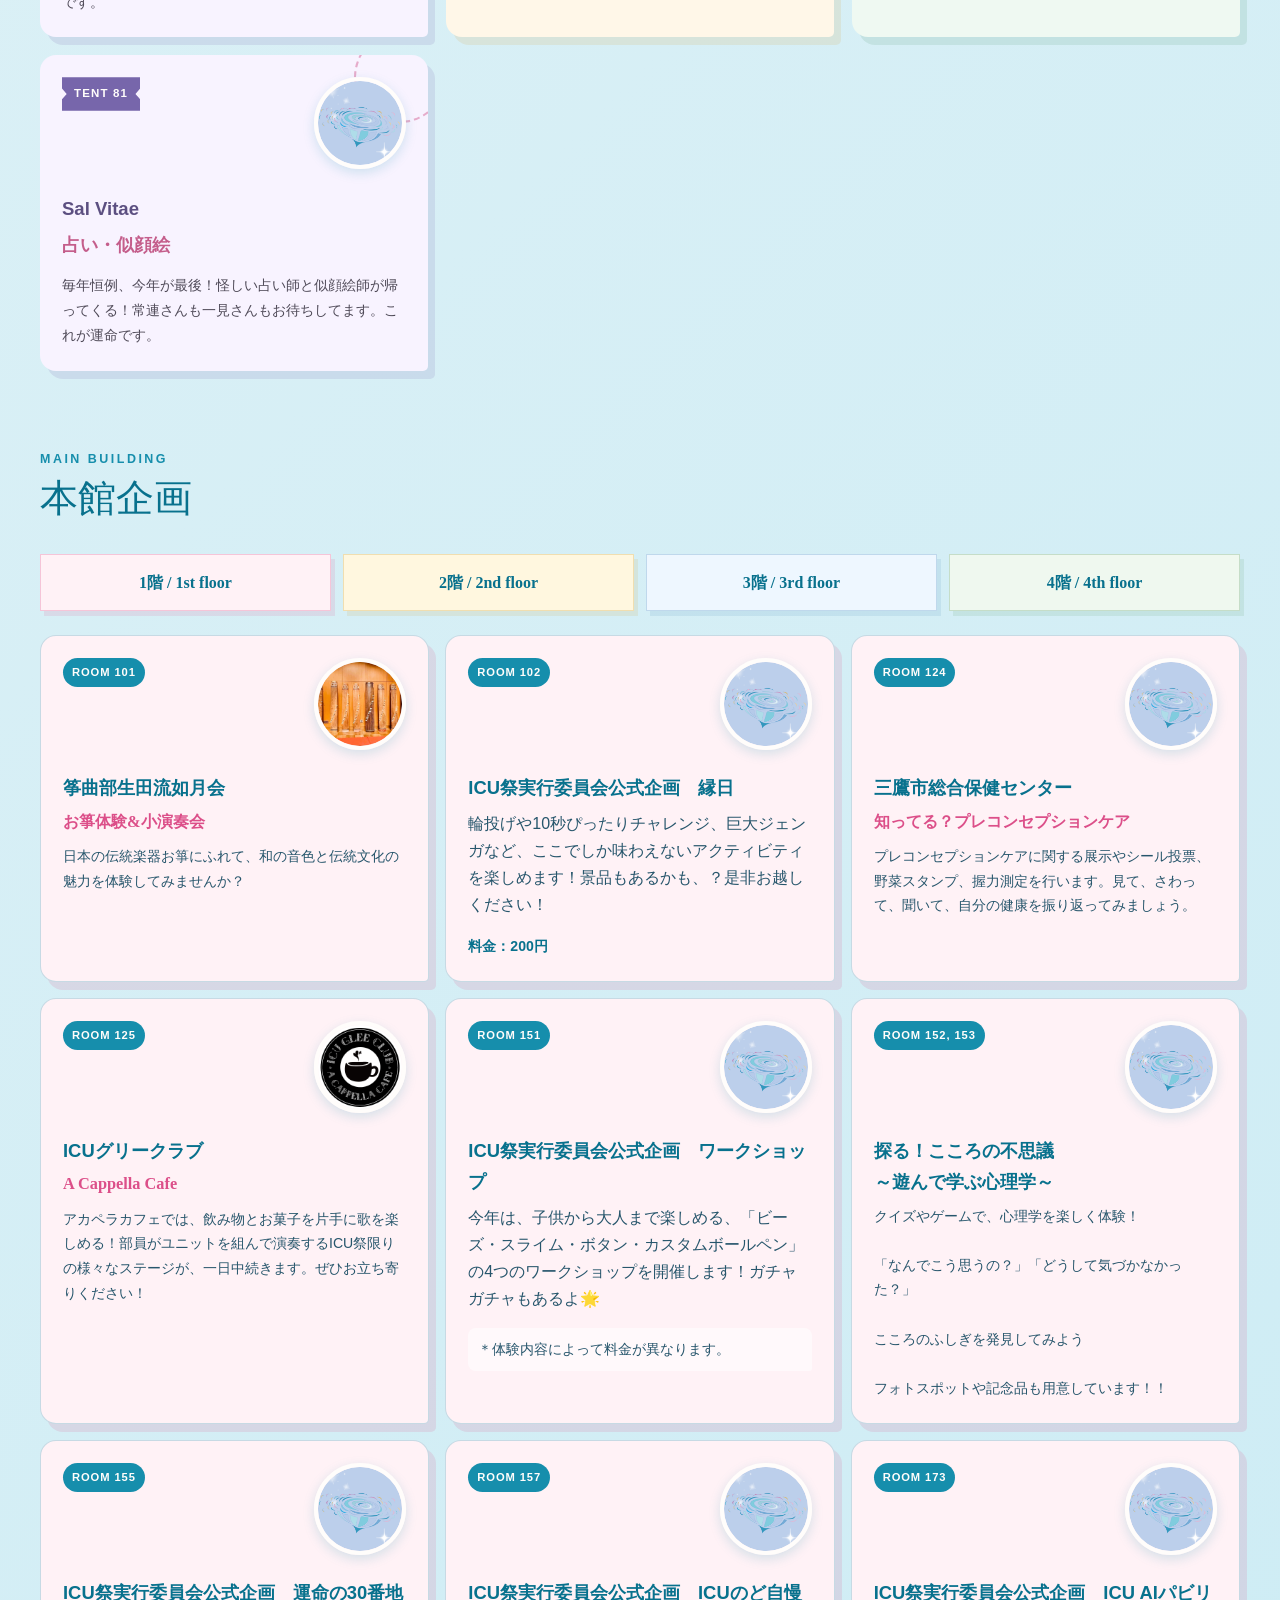
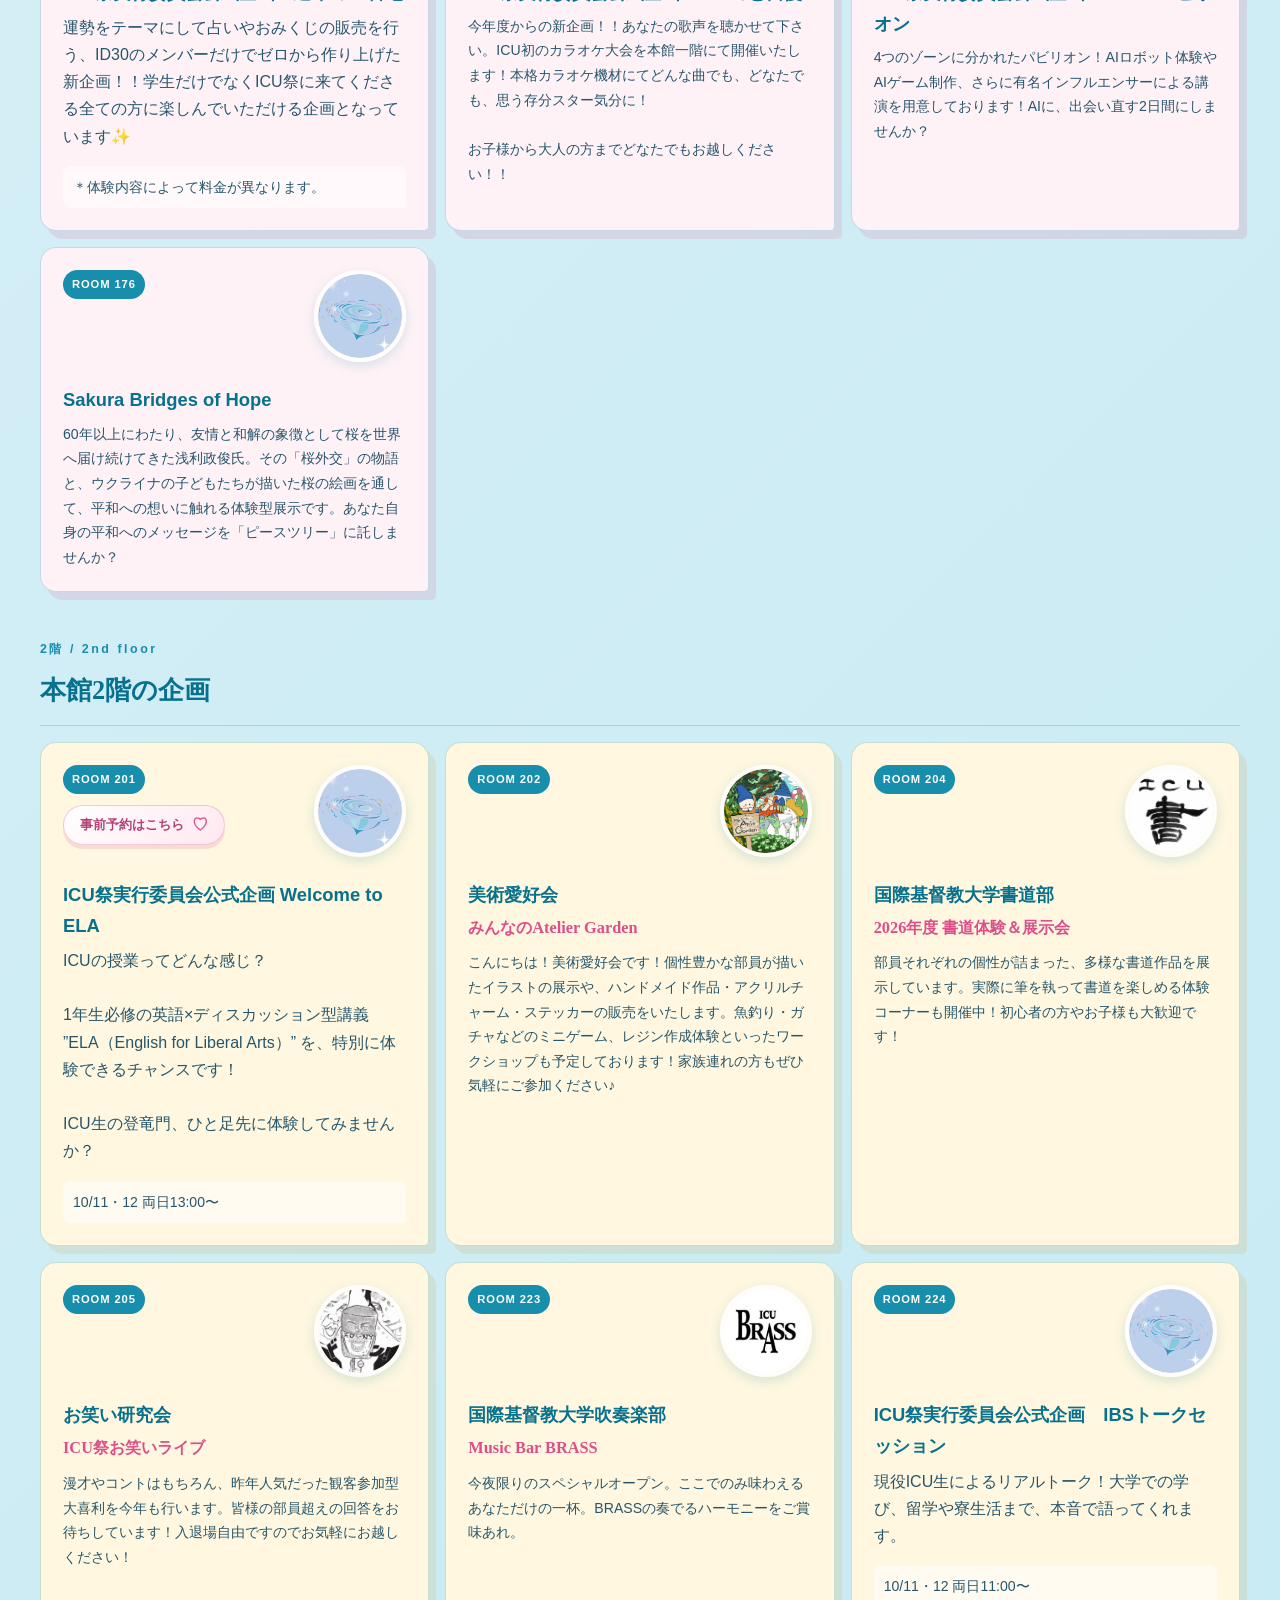
<file: groups.html>
<!doctype html><html lang="ja"><head><meta charset="utf-8"><meta name="viewport" content="width=device-width,initial-scale=1"><title>一般企画団体 | ICU FESTIVAL 2026</title><link rel="stylesheet" href="style.css"><link rel="stylesheet" href="groups.css"></head><body><header class="site-header"><div class="site-header__inner"><a class="site-logo" href="index.html">ICU <span>FES</span> 2026</a><nav class="site-nav"><a href="index.html">HOME</a><a href="theme.html">THEME</a><a href="groups.html" aria-current="page">企画団体</a><a href="special-projects.html">特別企画</a><a href="stage.html">STAGE</a><a href="external.html">他学祭情報</a><a href="donation.html">支援</a><a href="thanks.html">THANKS</a></nav></div></header><main class="page-shell groups-page"><div class="section-heading"><div><p class="eyebrow">GENERAL PROJECTS</p><h1>企画団体</h1></div><p>エリアを選び、地図から気になる企画を見つけてください。</p></div><div class="groups-branches"><a class="group-branch" href="#outdoor-tents"><span class="eyebrow">AREA 01</span><h2>屋外テント企画</h2><p>キャンパスの屋外で楽しめる企画</p><span>VIEW PROJECTS →</span></a><a class="group-branch" href="#main-building"><span class="eyebrow">AREA 02</span><h2>本館企画</h2><p>本館内で開催される企画</p><span>VIEW PROJECTS →</span></a></div><section class="map-section" aria-labelledby="map-title"><div class="section-heading"><div><p class="eyebrow">BLUE ROSE CAMPUS MAP</p><h2 id="map-title">企画マップ</h2></div><p>階を選び、番号をクリックすると企画の詳細が表示されます。</p></div><div class="floor-tabs" role="tablist" aria-label="階を選択"><button class="floor-tab is-active" type="button" role="tab" aria-selected="true" data-floor="1">1階</button><button class="floor-tab" type="button" role="tab" aria-selected="false" data-floor="2">2階</button><button class="floor-tab" type="button" role="tab" aria-selected="false" data-floor="3">3階</button><button class="floor-tab" type="button" role="tab" aria-selected="false" data-floor="4">4階</button></div><div class="map-layout"><div class="campus-map" aria-label="選択した階の企画地図"><div class="map-compass">N</div><div class="map-label map-label--lounge">ラウンジ</div><div class="map-label map-label--green">中庭</div><div class="map-building map-building--main">本館</div><div class="map-building map-building--west">研究棟</div><div class="map-building map-building--east">学生会館</div><div class="map-path map-path--horizontal"></div><div class="map-path map-path--vertical"></div><button class="map-pin map-pin--one" type="button" data-project="311"><span>311</span></button><button class="map-pin map-pin--two" type="button" data-project="310"><span>310</span></button><button class="map-pin map-pin--three" type="button" data-project="320"><span>320</span></button><button class="map-pin map-pin--four" type="button" data-project="315"><span>315</span></button><button class="map-pin map-pin--five" type="button" data-project="stamp"><span>企画</span></button></div><aside class="project-detail" id="project-detail" aria-live="polite"><span class="eyebrow">PROJECT DETAIL</span><h3>地図上の番号を選択</h3><p>階を選び、気になるピンをクリックすると企画の場所と内容を確認できます。</p></aside></div></section><section class="group-category" id="outdoor-tents"><div class="section-heading"><div><p class="eyebrow">OUTDOOR TENTS</p><h2>屋外テント企画</h2></div><p>屋外で開催される企画</p></div><div class="link-grid"><article class="link-card"><h3>屋外テント企画</h3><p>地図上の青いピンから企画を選択できます。</p><span>SELECT ON MAP →</span></article></div></section><section class="group-category" id="main-building"><div class="section-heading"><div><p class="eyebrow">MAIN BUILDING</p><h2>本館企画</h2></div><p>本館内で開催される企画</p></div><div class="link-grid"><article class="link-card"><h3>本館企画</h3><p>本館内の企画は地図上のピンから確認できます。</p><span>SELECT ON MAP →</span></article></div></section></main><footer class="site-footer"><div class="footer-bottom"><span>© 2026 ICU祭実行委員会</span><a href="index.html">HOMEへ戻る</a></div></footer><script src="social-links.js"></script><script src="groups.js"></script></body></html>
</file>
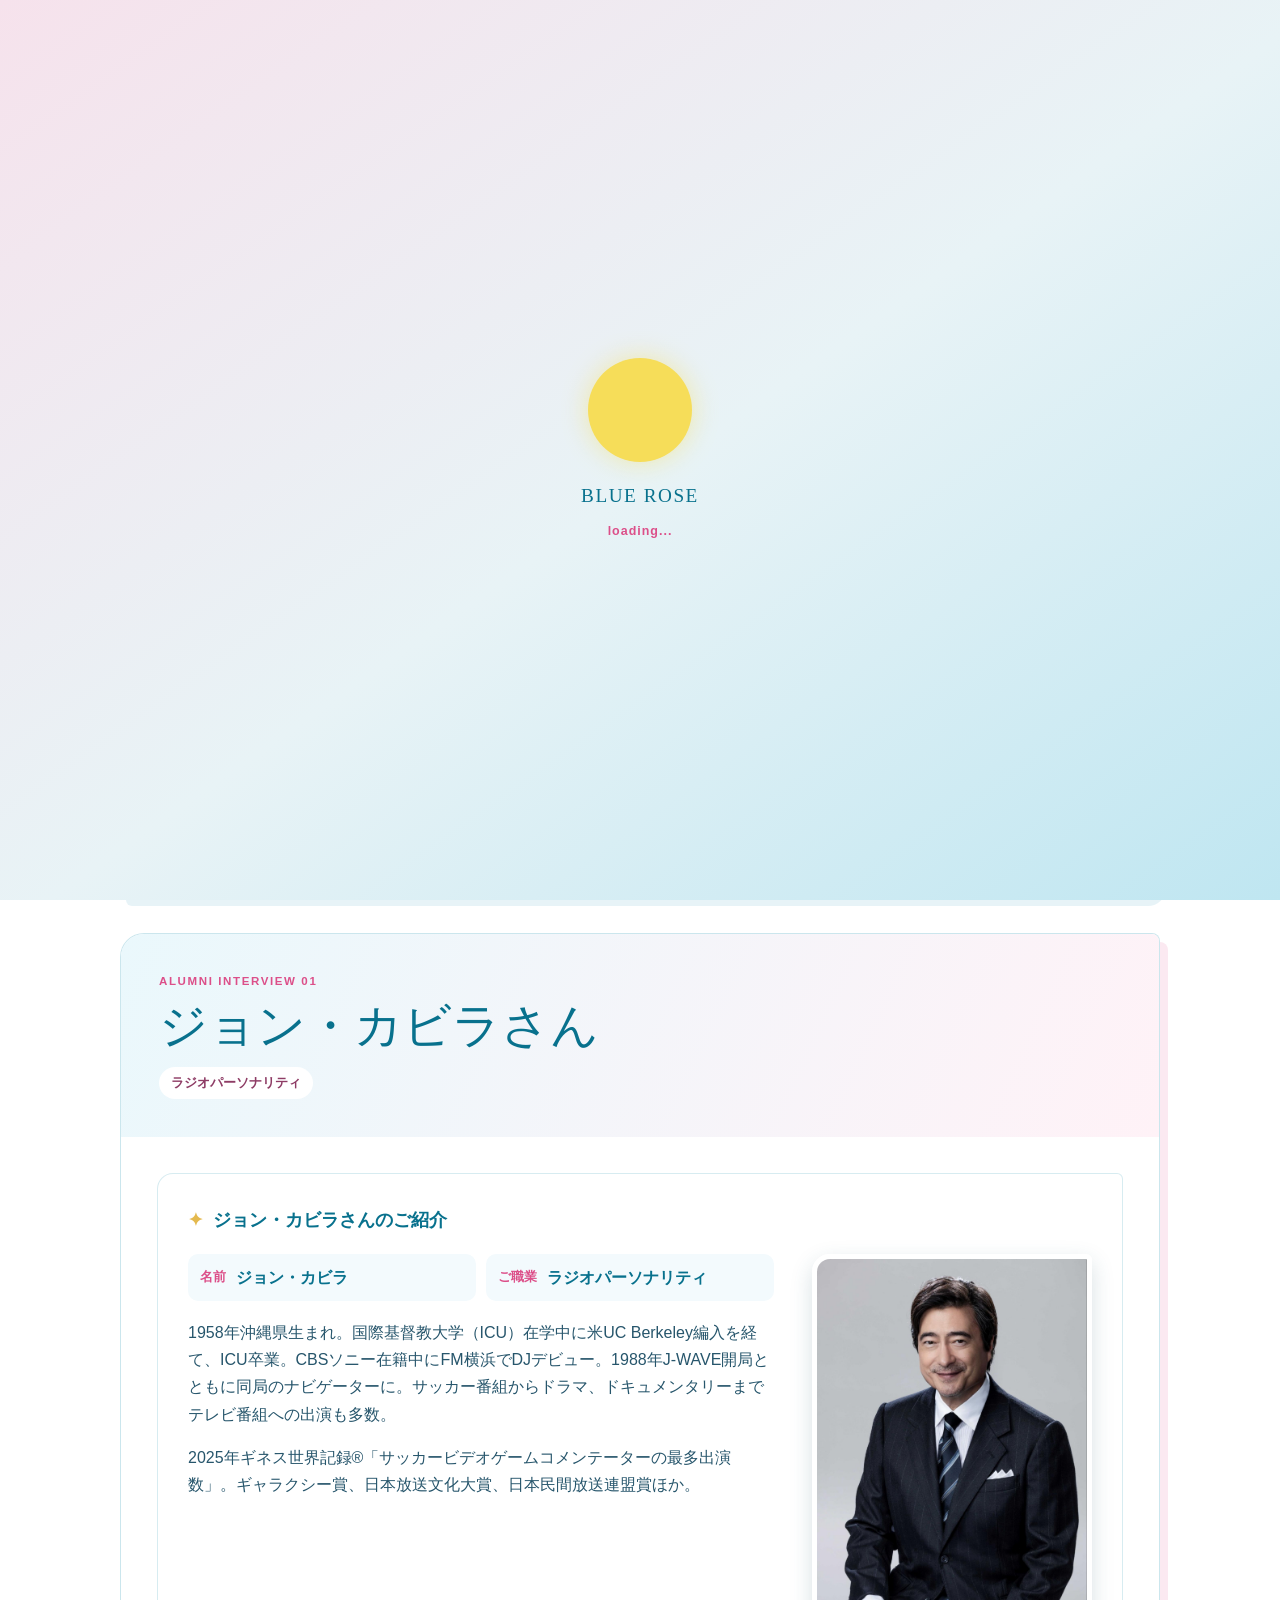
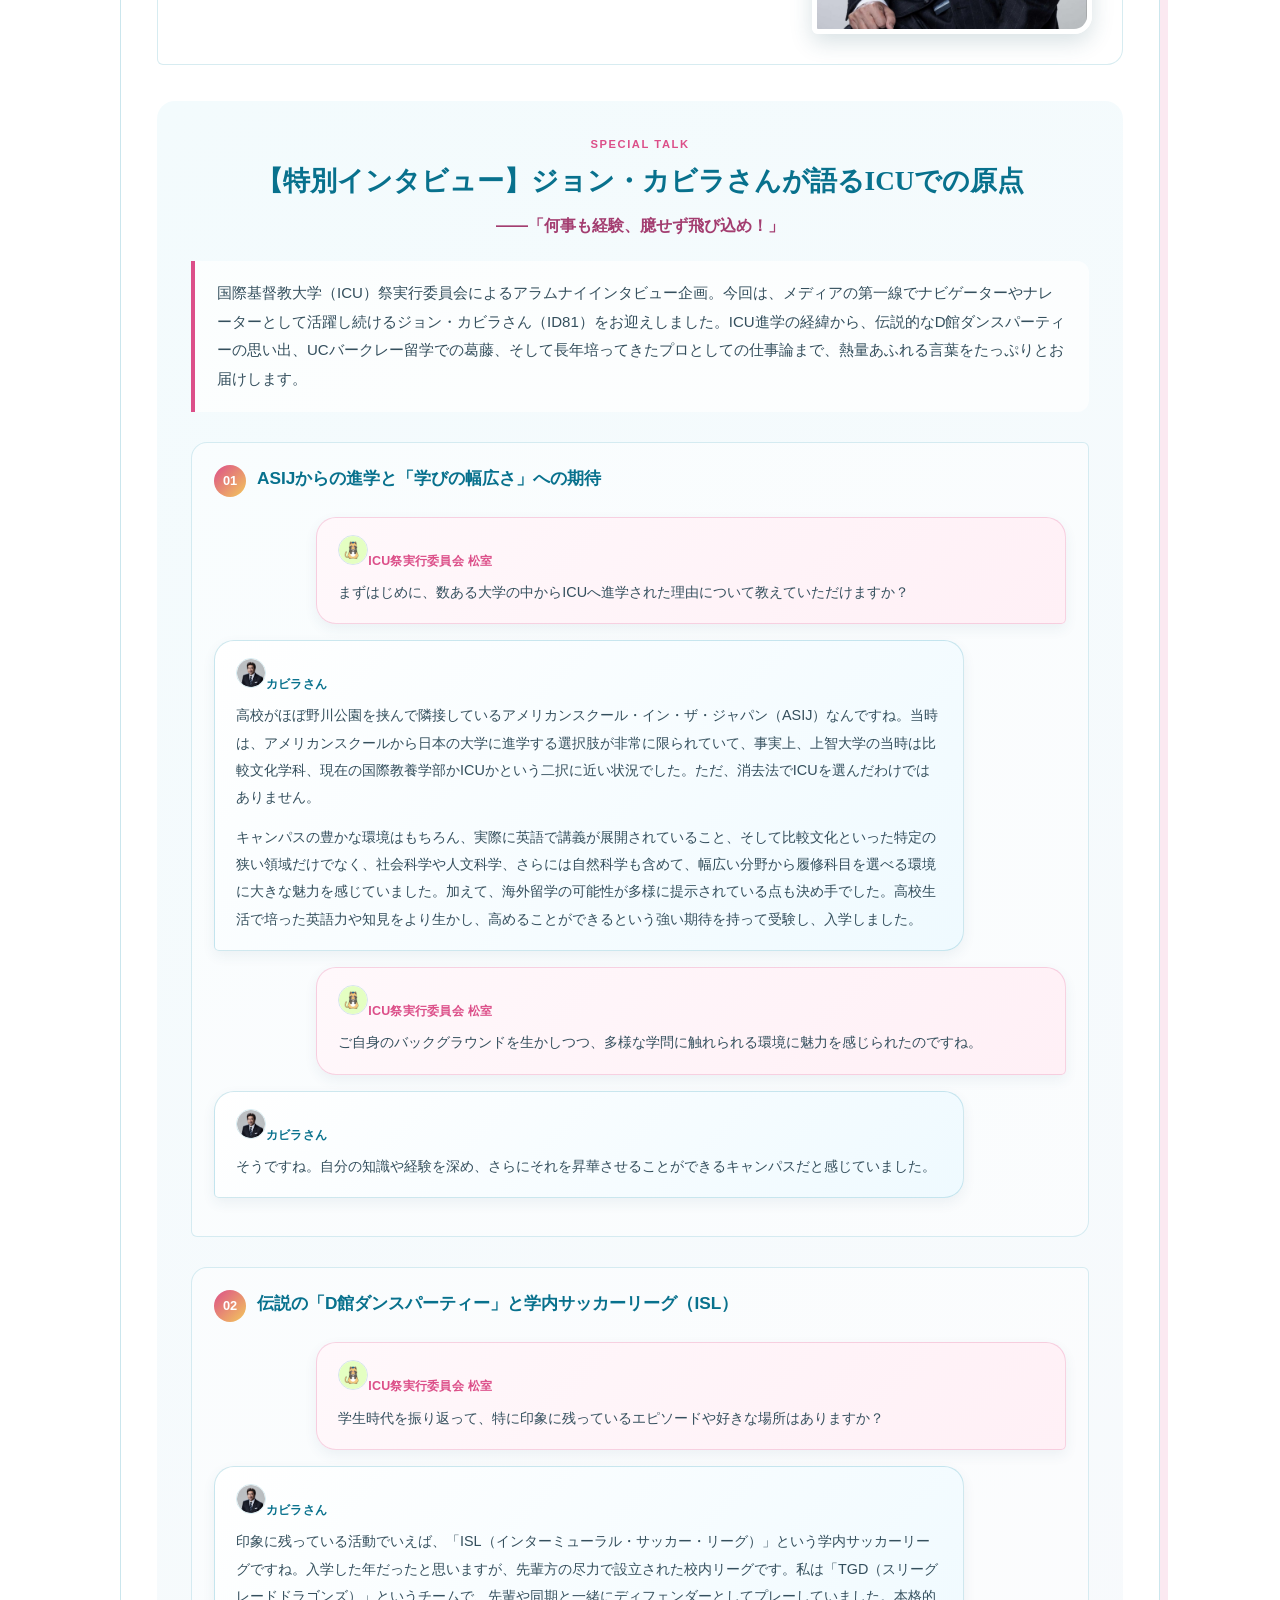
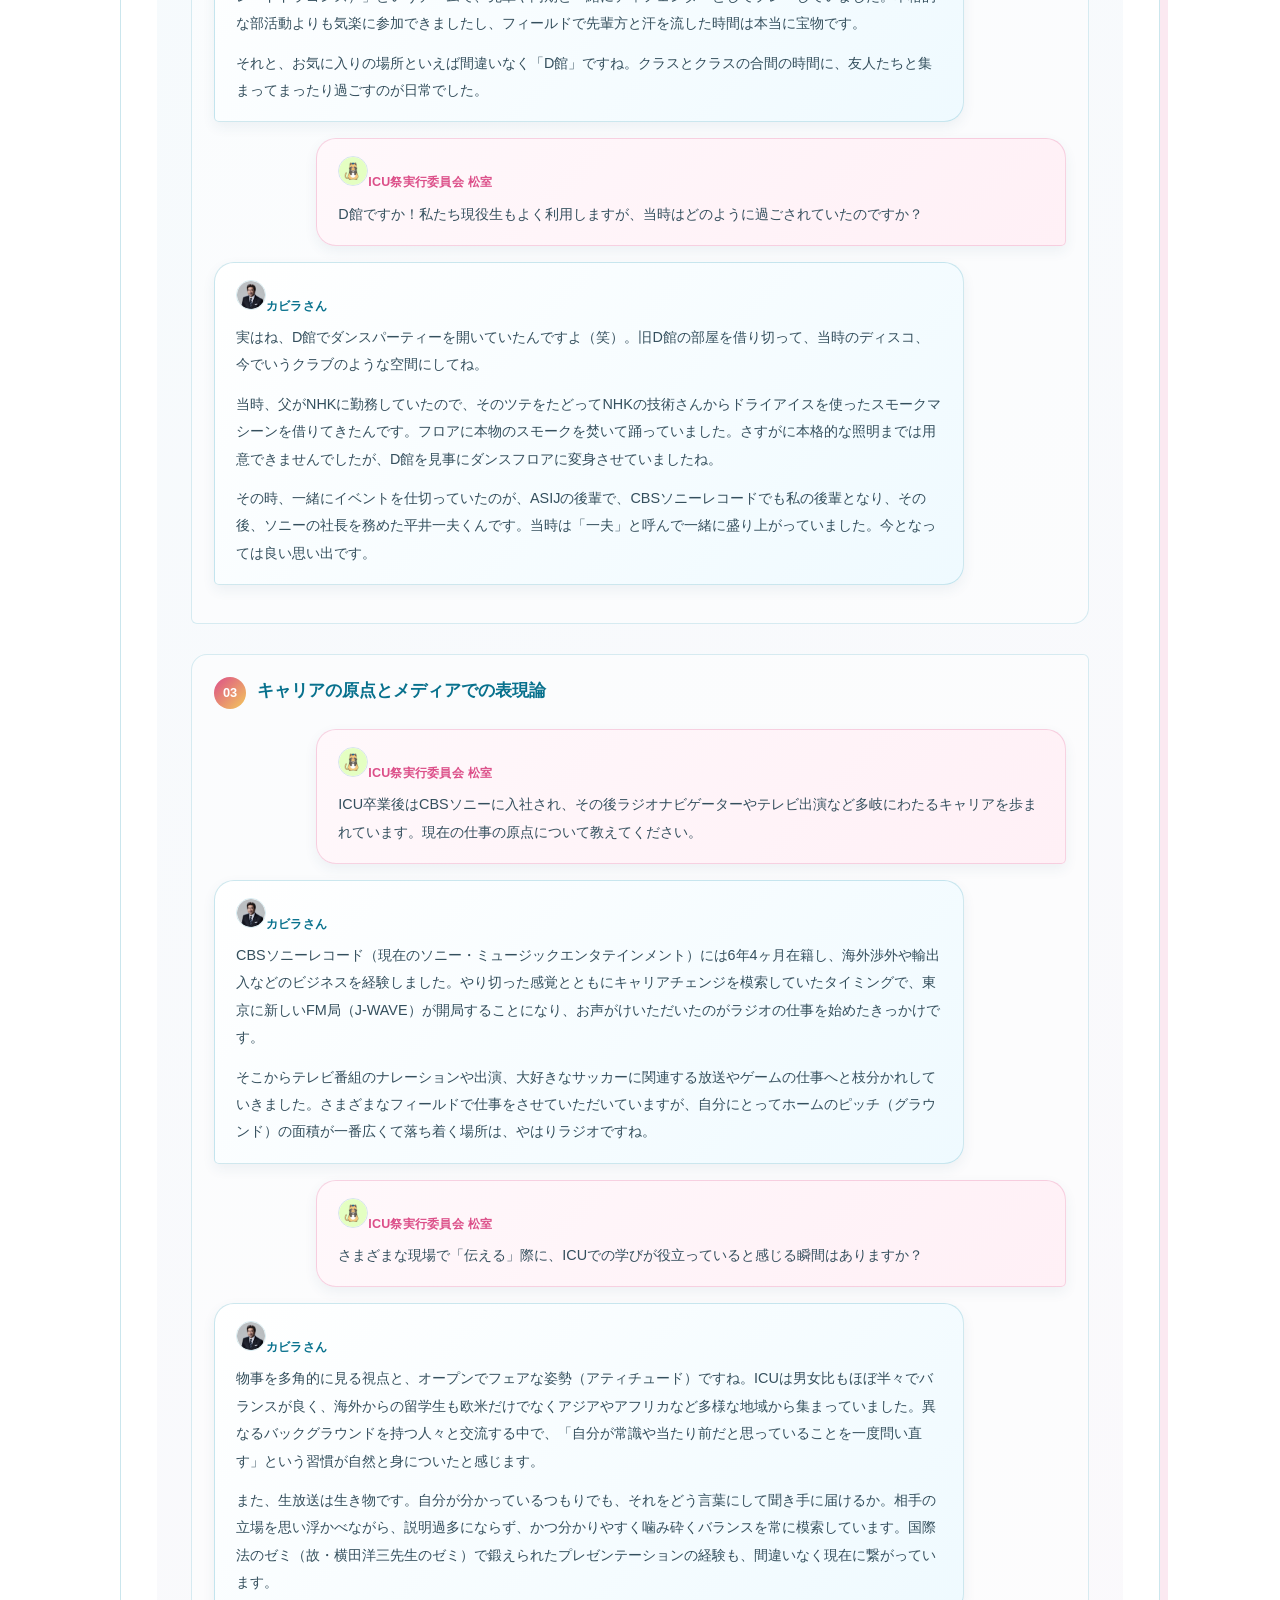
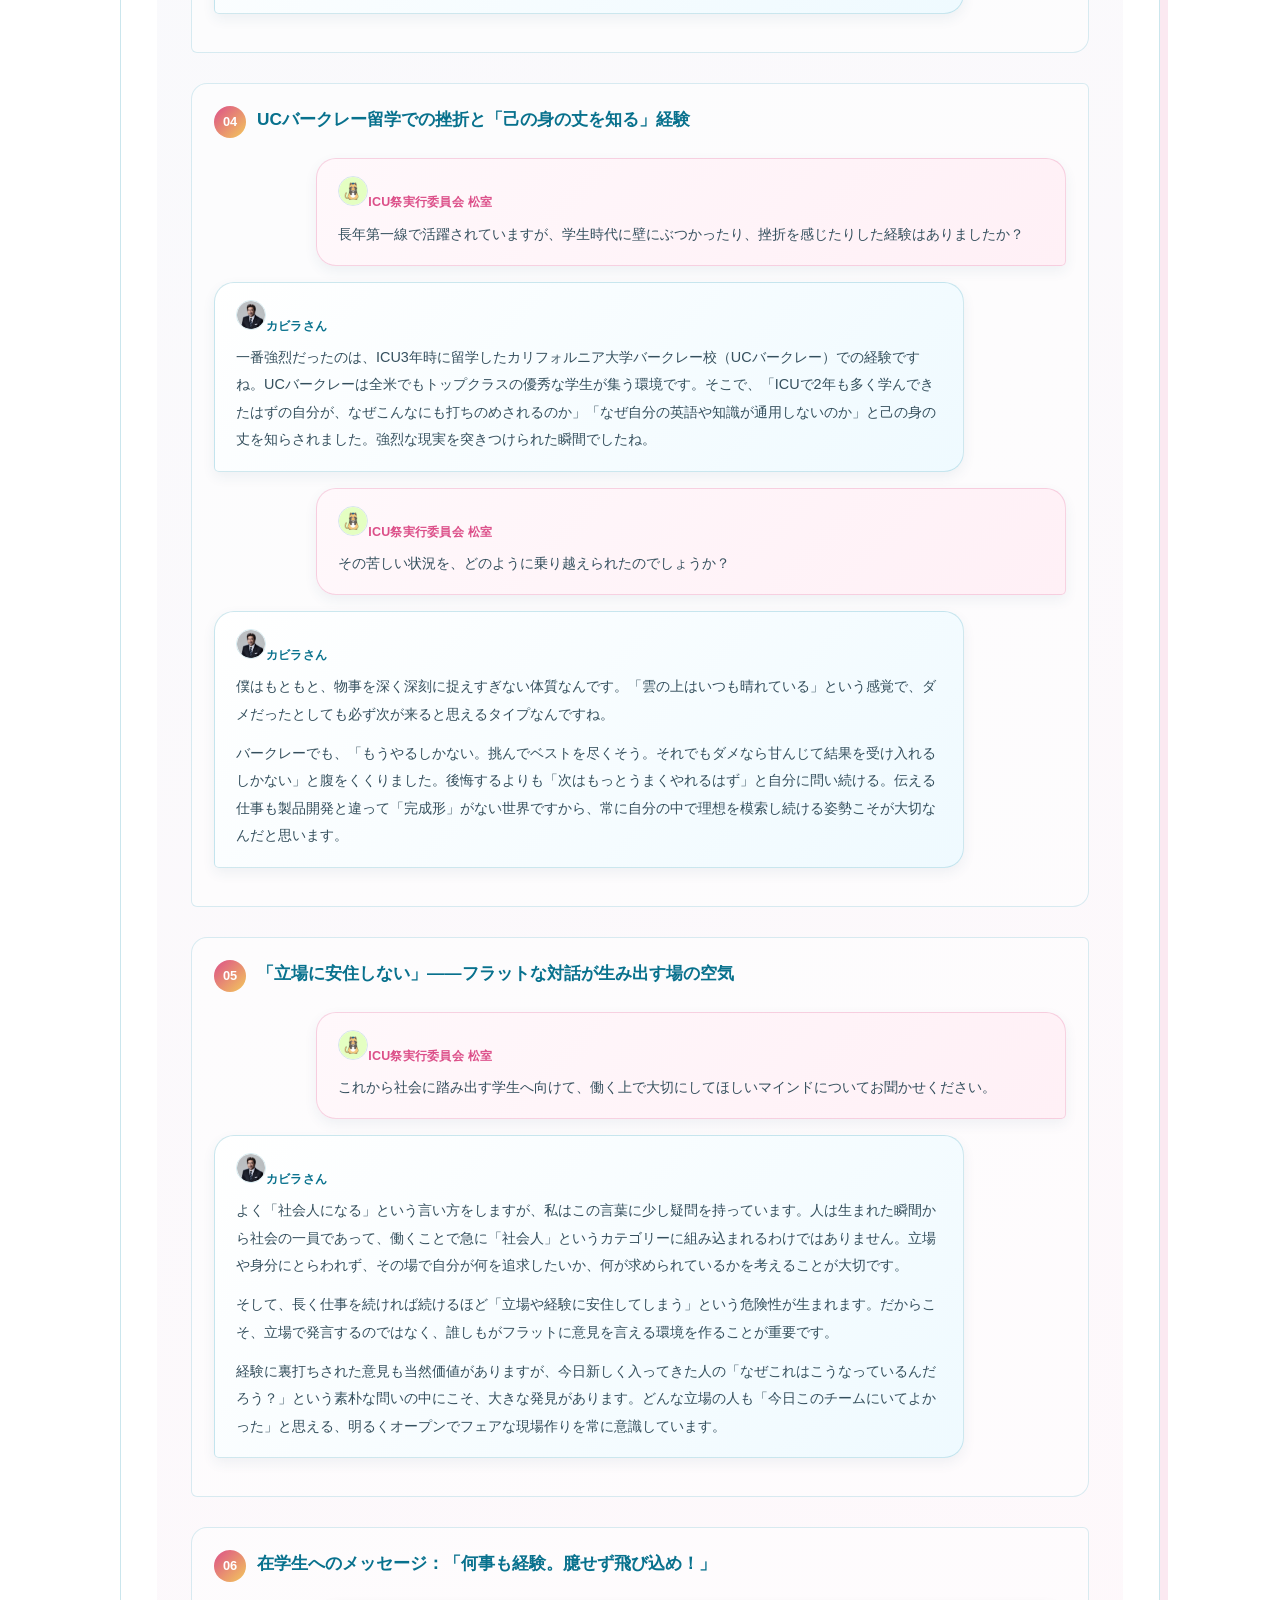
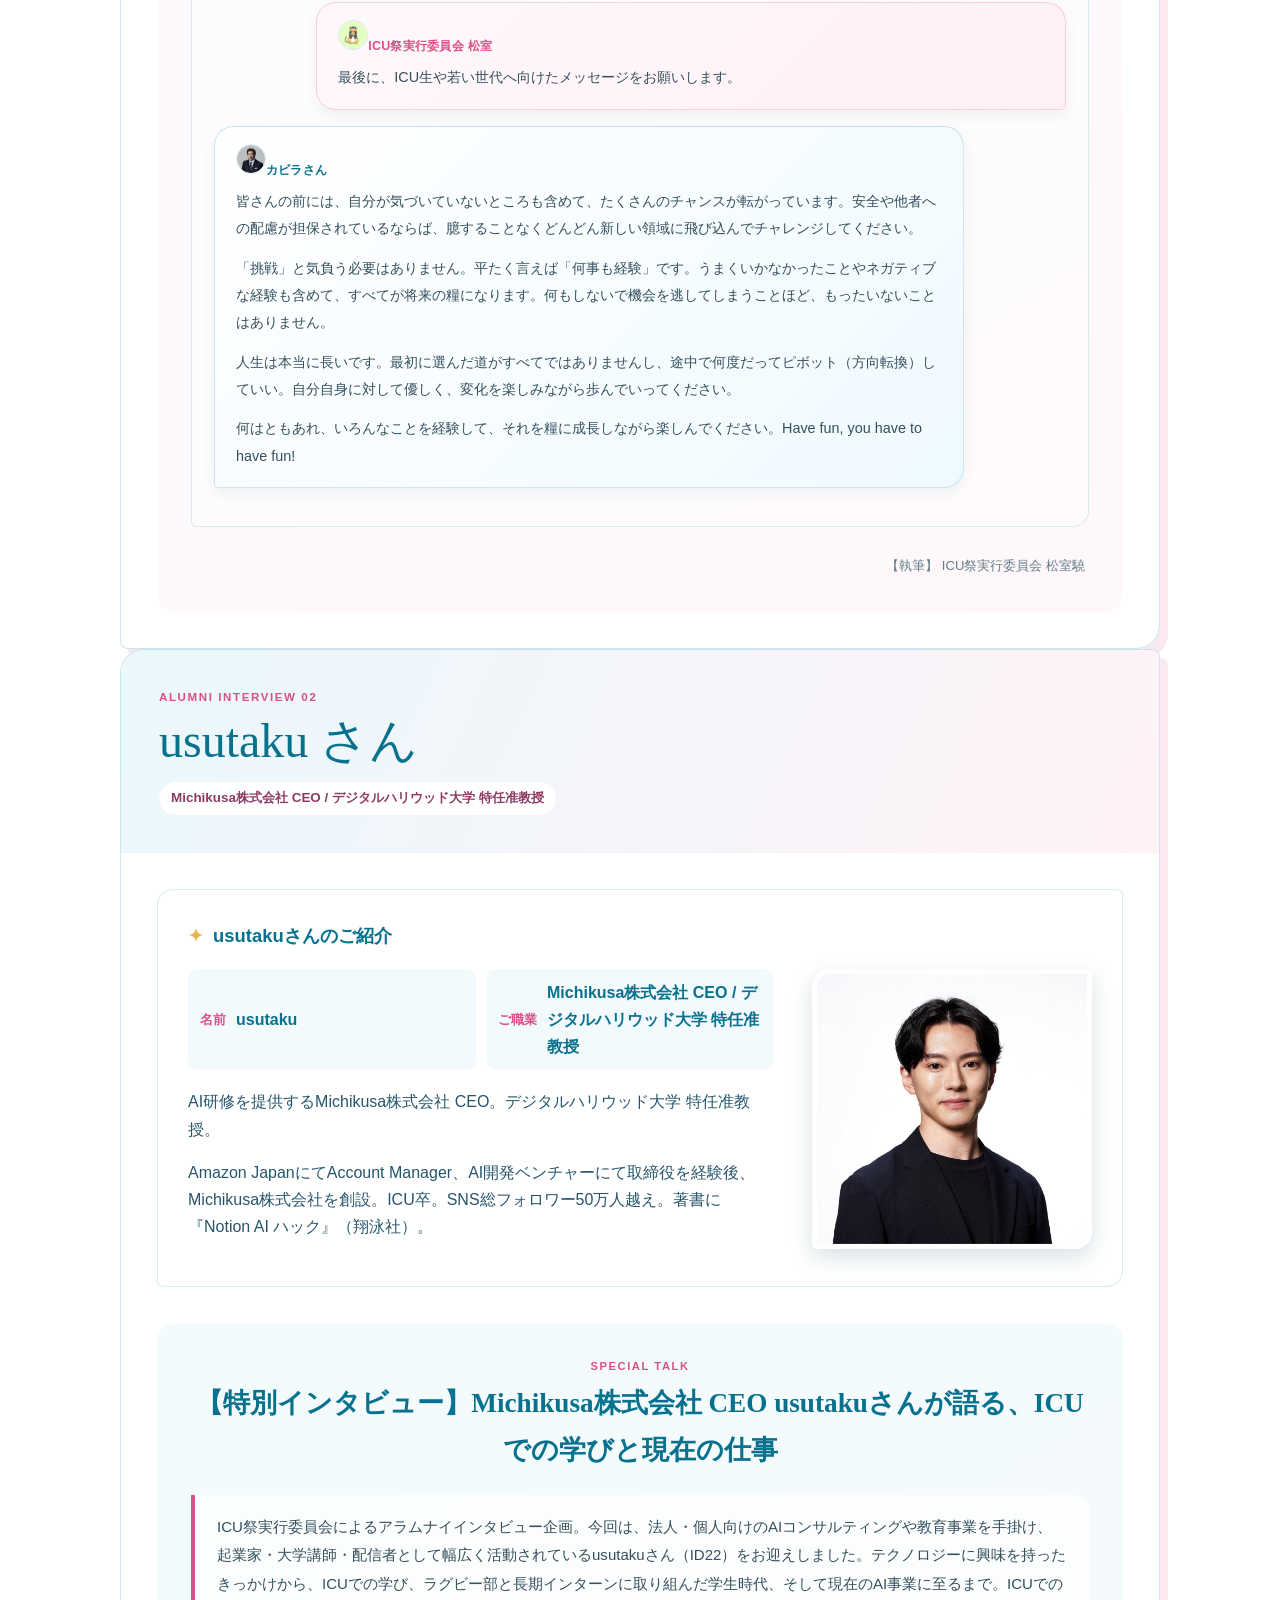
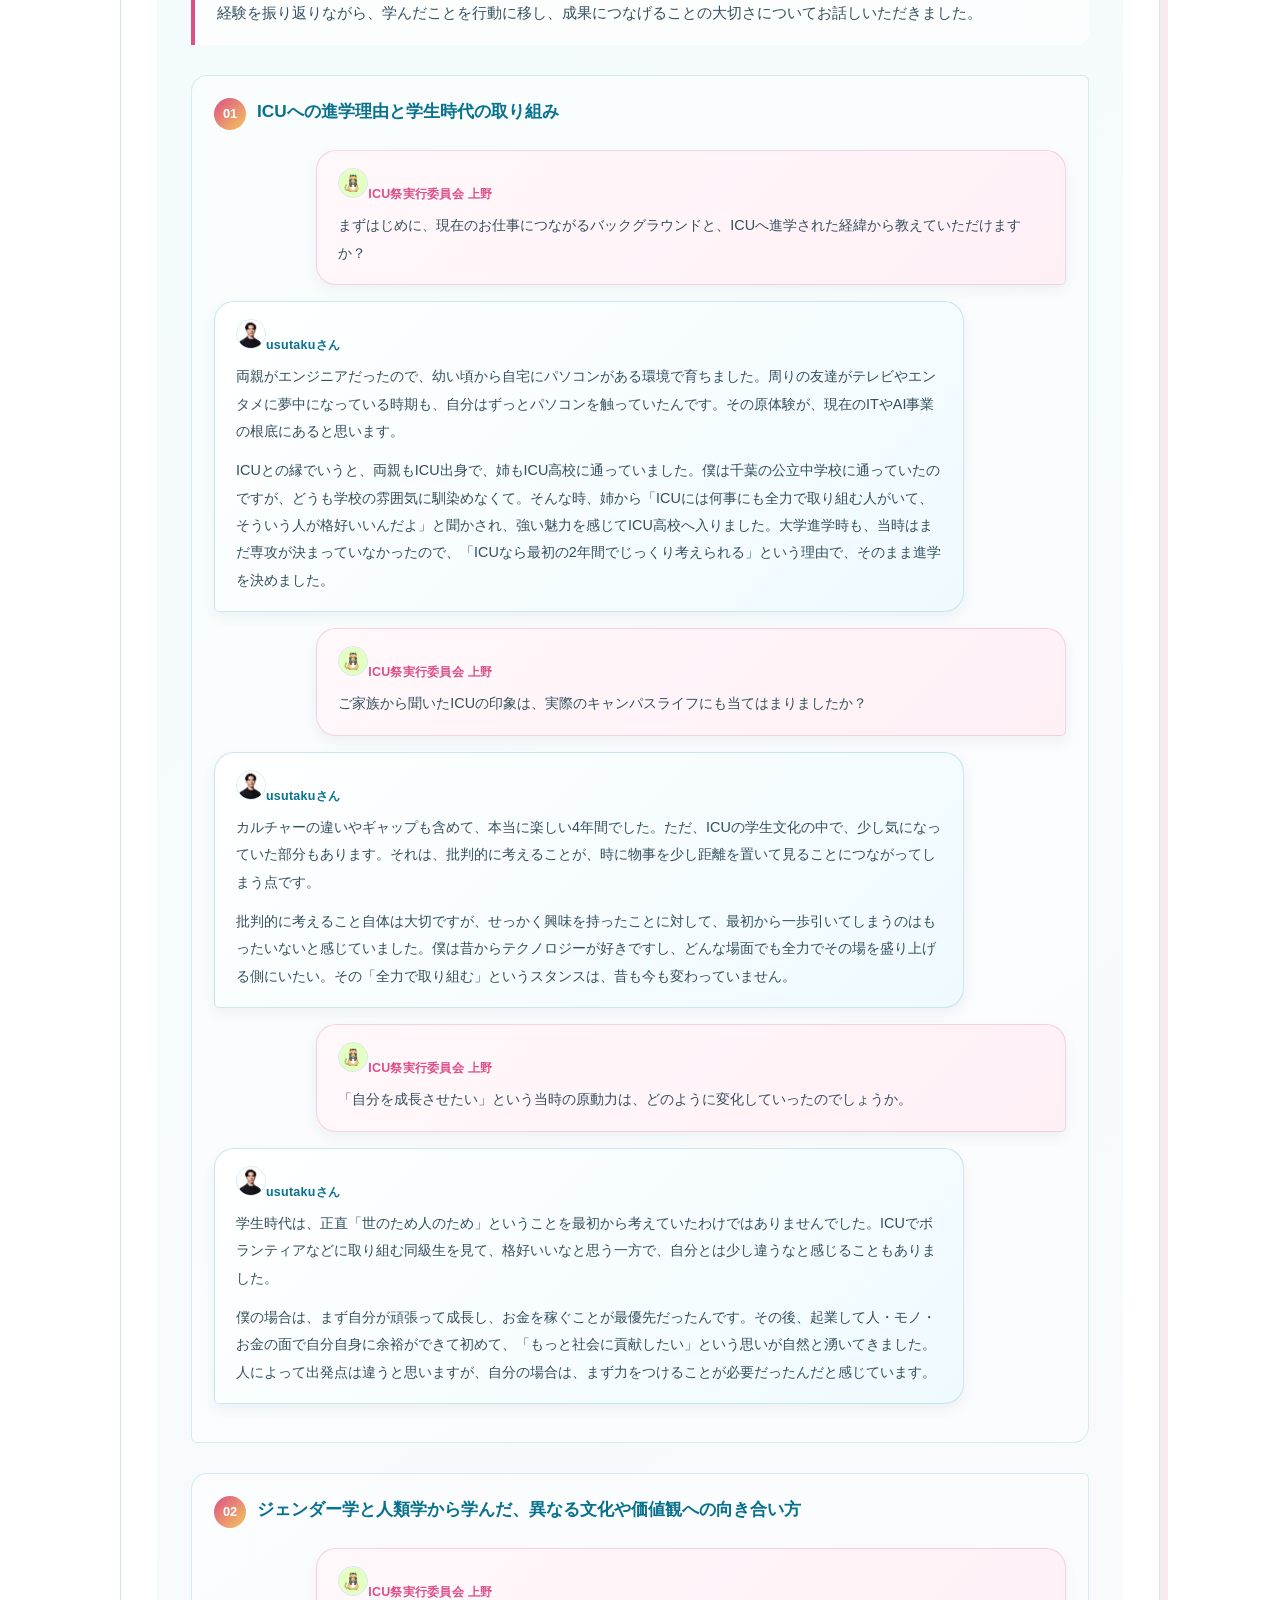
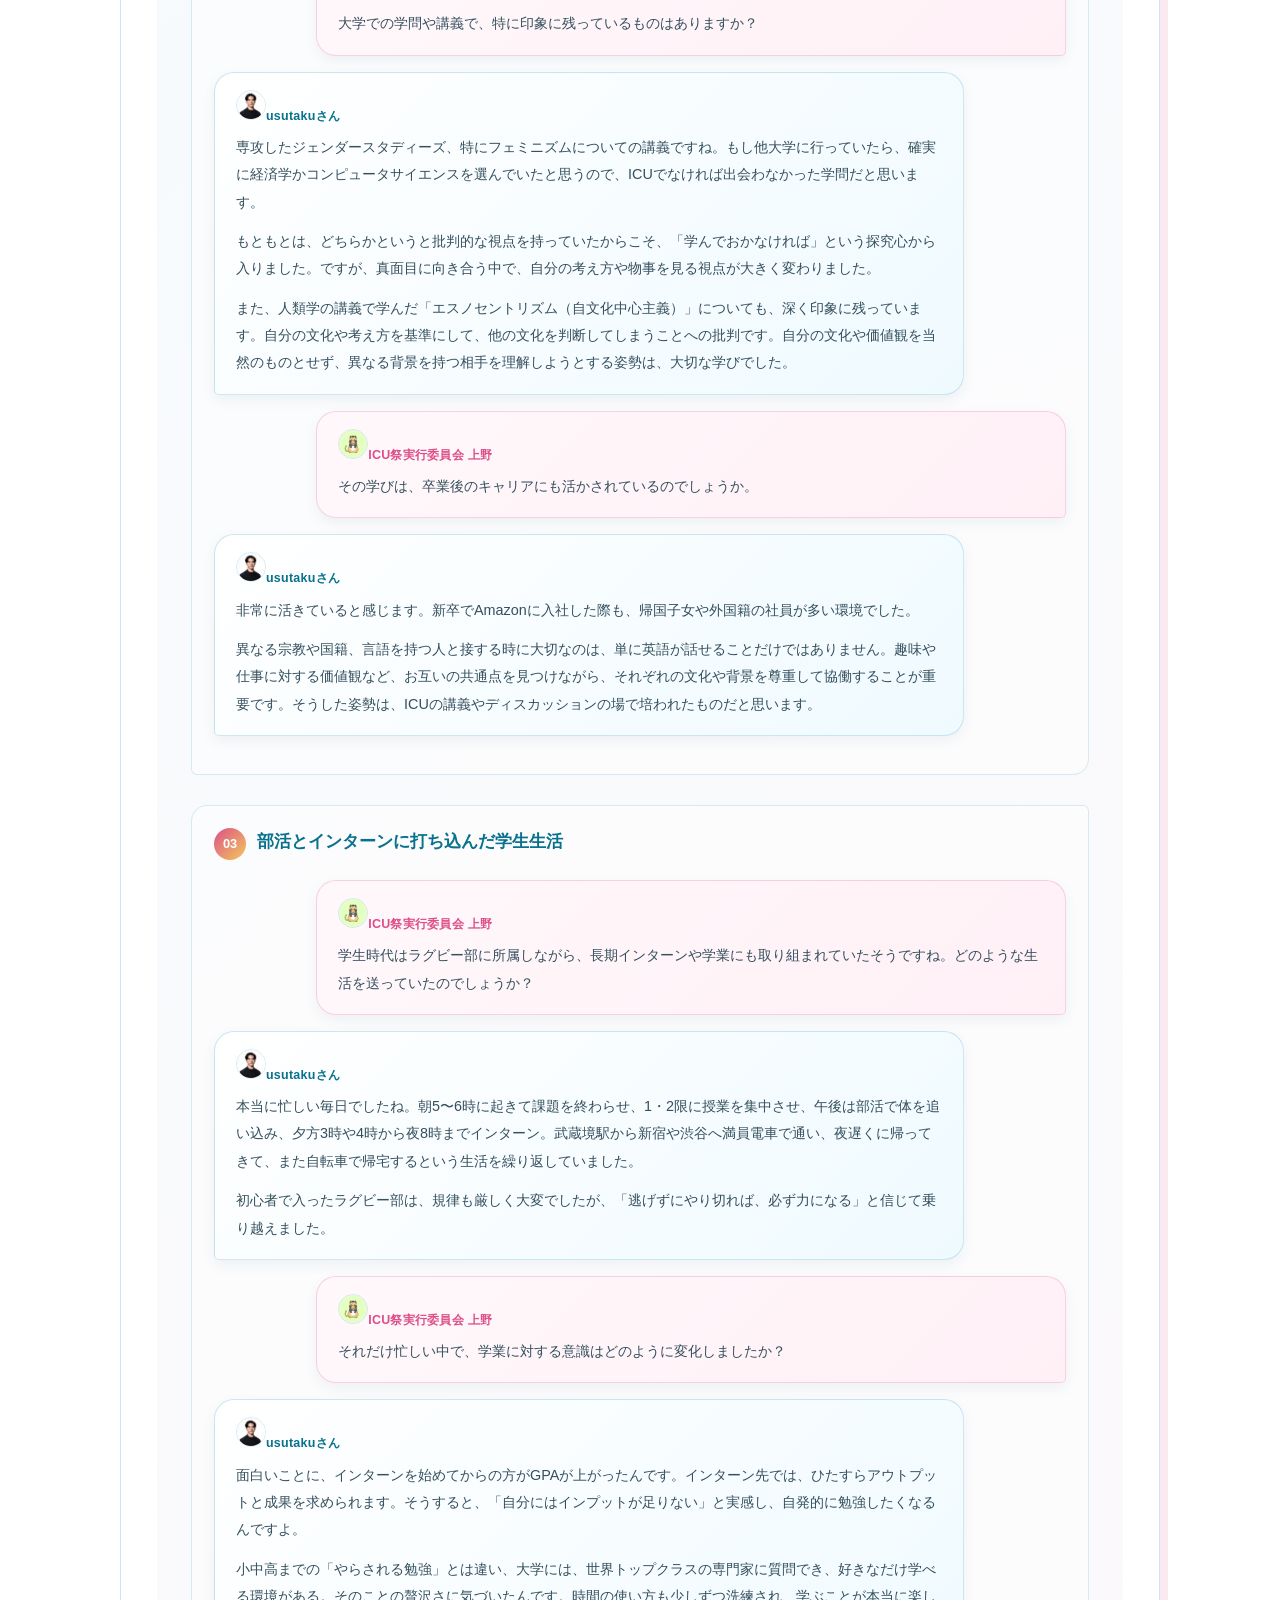
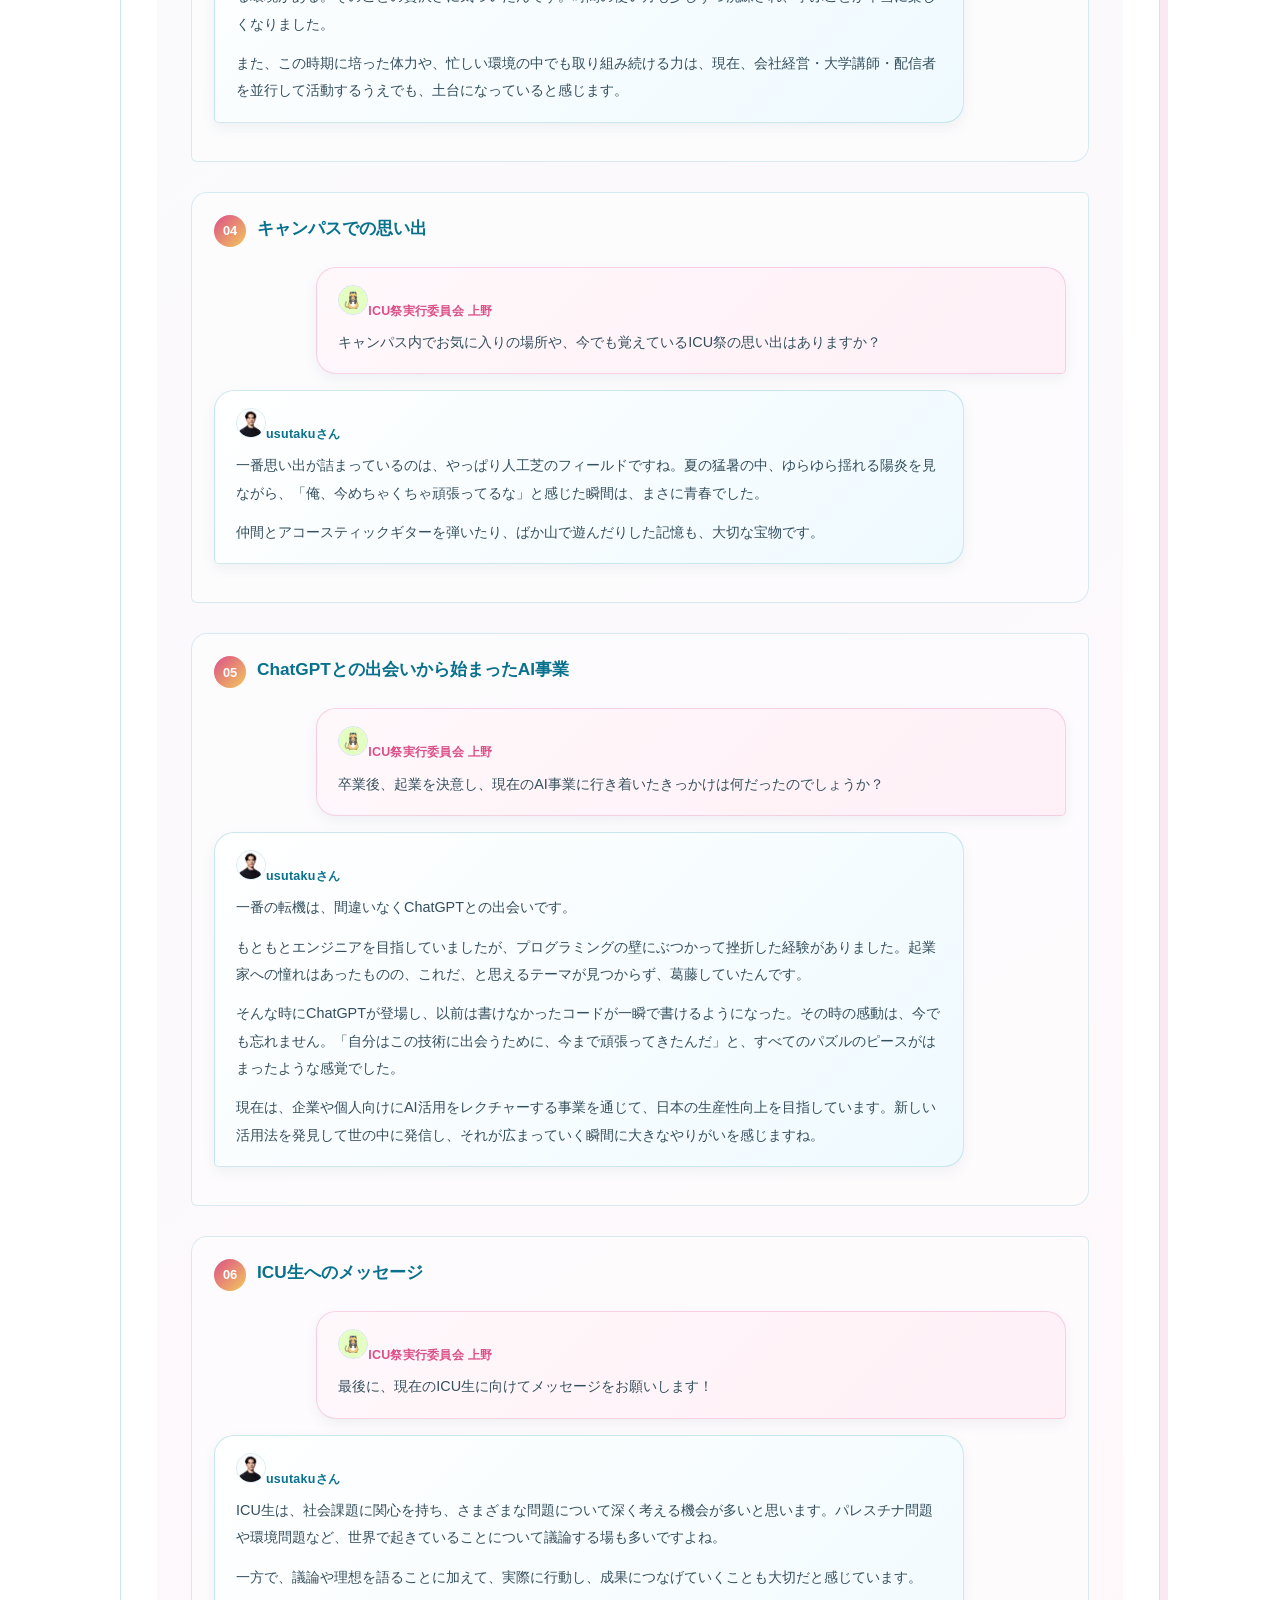
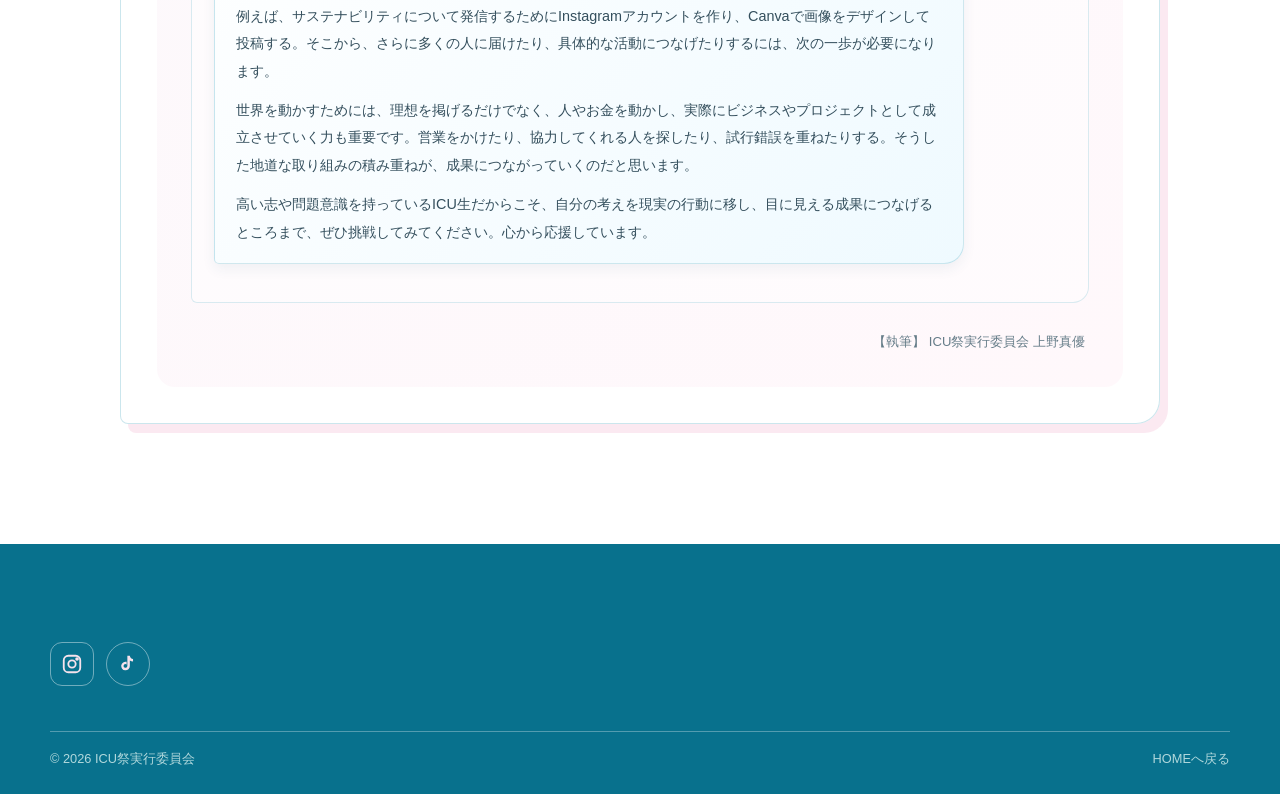
<file: special-projects.html>
<!doctype html>
<html lang="ja">
<head>
  <meta charset="utf-8">
  <meta name="viewport" content="width=device-width, initial-scale=1">
  <title>特別企画 | ICU FESTIVAL 2026</title>
  <link rel="stylesheet" href="style.css">
  <link rel="stylesheet" href="global-layout.css">
  <link rel="stylesheet" href="special-projects.css">
</head>
<body>
  <header class="site-header">
    <div class="site-header__inner">
      <a class="site-logo" href="index.html">ICU <span>FES</span> 2026</a>
      <nav class="site-nav" aria-label="メインメニュー">
        <a href="index.html">HOME</a>
        <a href="theme.html">THEME</a>
        <a href="groups.html">企画団体</a>
        <a href="special-projects.html" aria-current="page">特別企画</a>
        <a href="stage.html">STAGE</a>
        <a href="external.html">他学祭情報</a>
        <a href="donation.html">SUPPORT</a>
        <a href="thanks.html">THANKS</a>
      </nav>
    </div>
  </header>
  <main class="page-shell special-projects-page">
    <section class="special-hero">
      <p class="eyebrow">SPECIAL PROJECT</p>
      <h1>特別企画</h1>
      <p class="special-hero__subtitle">ICUの卒業生に聞く、ここでしか読めないお話。</p>
      <div class="special-hero__ornament" aria-hidden="true">✦</div>
    </section>

    <section class="special-interview-intro" aria-labelledby="interview-intro-title">
      <p class="eyebrow">ICU FESTIVAL OFFICIAL PROJECT</p>
      <h2 id="interview-intro-title">ICU祭実行委員会公式企画　インタビュー</h2>
      <p>さまざまな分野で活躍されているICU卒業生へのインタビュー記事を公開中！✨</p>
      <p>学生時代の思い出や現在のお仕事、ICUでの経験が今につながったきっかけなど、ここでしか読めない貴重なお話をお届けします。</p>
      <p>今回インタビューしたのは、</p>
      <ul class="special-guest-list">
        <li><a href="#kabira-title"><span aria-hidden="true">🎙️</span> ジョン・カビラ さん</a></li>
        <li><a href="#usutaku-title"><span aria-hidden="true">🎙️</span> usutaku さん</a></li>
      </ul>
      <p>お二人ならではの経験や価値観、ICUで過ごした日々を振り返るエピソードなど、ここでしか読めない内容が詰まっています。</p>
    </section>

    <article class="alumni-interview" aria-labelledby="kabira-title">
      <header class="alumni-interview__header">
        <p class="eyebrow">ALUMNI INTERVIEW 01</p>
        <h2 id="kabira-title">ジョン・カビラさん</h2>
        <p class="alumni-interview__role">ラジオパーソナリティ</p>
      </header>

      <section class="alumni-profile" aria-labelledby="kabira-profile-title">
        <h3 id="kabira-profile-title"><span aria-hidden="true">✦</span> ジョン・カビラさんのご紹介</h3>
        <div class="alumni-profile__layout">
          <div class="alumni-profile__copy">
            <dl class="alumni-profile__facts">
              <div><dt>名前</dt><dd>ジョン・カビラ</dd></div>
              <div><dt>ご職業</dt><dd>ラジオパーソナリティ</dd></div>
            </dl>
            <p>1958年沖縄県生まれ。国際基督教大学（ICU）在学中に米UC Berkeley編入を経て、ICU卒業。CBSソニー在籍中にFM横浜でDJデビュー。1988年J-WAVE開局とともに同局のナビゲーターに。サッカー番組からドラマ、ドキュメンタリーまでテレビ番組への出演も多数。</p>
            <p>2025年ギネス世界記録®「サッカービデオゲームコメンテーターの最多出演数」。ギャラクシー賞、日本放送文化大賞、日本民間放送連盟賞ほか。</p>
          </div>
          <img class="alumni-profile__photo" src="assets/ジョン・カビラさん.jpg" alt="ジョン・カビラさんの顔写真">
        </div>
      </section>

      <section class="interview-conversation" aria-labelledby="kabira-conversation-title">
        <div class="interview-conversation__heading">
          <p class="eyebrow">SPECIAL TALK</p>
            <h3 id="kabira-conversation-title">【特別インタビュー】ジョン・カビラさんが語るICUでの原点</h3>
            <p class="interview-conversation__catch">――「何事も経験、臆せず飛び込め！」</p>
        </div>
          <p class="interview-article-lead">国際基督教大学（ICU）祭実行委員会によるアラムナイインタビュー企画。今回は、メディアの第一線でナビゲーターやナレーターとして活躍し続けるジョン・カビラさん（ID81）をお迎えしました。ICU進学の経緯から、伝説的なD館ダンスパーティーの思い出、UCバークレー留学での葛藤、そして長年培ってきたプロとしての仕事論まで、熱量あふれる言葉をたっぷりとお届けします。</p>

          <section class="interview-topic">
            <h4><span>01</span> ASIJからの進学と「学びの幅広さ」への期待</h4>
            <div class="interview-turn interview-turn--question"><span class="interview-turn__speaker">ICU祭実行委員会</span><p>まずはじめに、数ある大学の中からICUへ進学された理由について教えていただけますか？</p></div>
            <div class="interview-turn interview-turn--answer"><span class="interview-turn__speaker">ジョン・カビラさん（以下、カビラさん）</span><p>高校がほぼ野川公園を挟んで隣接しているアメリカンスクール・イン・ザ・ジャパン（ASIJ）なんですね。当時は、アメリカンスクールから日本の大学に進学する選択肢が非常に限られていて、事実上、上智大学の当時は比較文化学科、現在の国際教養学部かICUかという二択に近い状況でした。ただ、消去法でICUを選んだわけではありません。</p><p>キャンパスの豊かな環境はもちろん、実際に英語で講義が展開されていること、そして比較文化といった特定の狭い領域だけでなく、社会科学や人文科学、さらには自然科学も含めて、幅広い分野から履修科目を選べる環境に大きな魅力を感じていました。加えて、海外留学の可能性が多様に提示されている点も決め手でした。高校生活で培った英語力や知見をより生かし、高めることができるという強い期待を持って受験し、入学しました。</p></div>
            <div class="interview-turn interview-turn--question"><span class="interview-turn__speaker">ICU祭実行委員会</span><p>ご自身のバックグラウンドを生かしつつ、多様な学問に触れられる環境に魅力を感じられたのですね。</p></div>
            <div class="interview-turn interview-turn--answer"><span class="interview-turn__speaker">カビラさん</span><p>そうですね。自分の知識や経験を深め、さらにそれを昇華させることができるキャンパスだと感じていました。</p></div>
          </section>

          <section class="interview-topic">
            <h4><span>02</span> 伝説の「D館ダンスパーティー」と学内サッカーリーグ（ISL）</h4>
            <div class="interview-turn interview-turn--question"><span class="interview-turn__speaker">ICU祭実行委員会</span><p>学生時代を振り返って、特に印象に残っているエピソードや好きな場所はありますか？</p></div>
            <div class="interview-turn interview-turn--answer"><span class="interview-turn__speaker">カビラさん</span><p>印象に残っている活動でいえば、「ISL（インターミューラル・サッカー・リーグ）」という学内サッカーリーグですね。入学した年だったと思いますが、先輩方の尽力で設立された校内リーグです。私は「TGD（スリーグレードドラゴンズ）」というチームで、先輩や同期と一緒にディフェンダーとしてプレーしていました。本格的な部活動よりも気楽に参加できましたし、フィールドで先輩方と汗を流した時間は本当に宝物です。</p><p>それと、お気に入りの場所といえば間違いなく「D館」ですね。クラスとクラスの合間の時間に、友人たちと集まってまったり過ごすのが日常でした。</p></div>
            <div class="interview-turn interview-turn--question"><span class="interview-turn__speaker">ICU祭実行委員会</span><p>D館ですか！私たち現役生もよく利用しますが、当時はどのように過ごされていたのですか？</p></div>
            <div class="interview-turn interview-turn--answer"><span class="interview-turn__speaker">カビラさん</span><p>実はね、D館でダンスパーティーを開いていたんですよ（笑）。旧D館の部屋を借り切って、当時のディスコ、今でいうクラブのような空間にしてね。</p><p>当時、父がNHKに勤務していたので、そのツテをたどってNHKの技術さんからドライアイスを使ったスモークマシーンを借りてきたんです。フロアに本物のスモークを焚いて踊っていました。さすがに本格的な照明までは用意できませんでしたが、D館を見事にダンスフロアに変身させていましたね。</p><p>その時、一緒にイベントを仕切っていたのが、ASIJの後輩で、CBSソニーレコードでも私の後輩となり、その後、ソニーの社長を務めた平井一夫くんです。当時は「一夫」と呼んで一緒に盛り上がっていました。今となっては良い思い出です。</p></div>
          </section>

          <section class="interview-topic">
            <h4><span>03</span> キャリアの原点とメディアでの表現論</h4>
            <div class="interview-turn interview-turn--question"><span class="interview-turn__speaker">ICU祭実行委員会</span><p>ICU卒業後はCBSソニーに入社され、その後ラジオナビゲーターやテレビ出演など多岐にわたるキャリアを歩まれています。現在の仕事の原点について教えてください。</p></div>
            <div class="interview-turn interview-turn--answer"><span class="interview-turn__speaker">カビラさん</span><p>CBSソニーレコード（現在のソニー・ミュージックエンタテインメント）には6年4ヶ月在籍し、海外渉外や輸出入などのビジネスを経験しました。やり切った感覚とともにキャリアチェンジを模索していたタイミングで、東京に新しいFM局（J-WAVE）が開局することになり、お声がけいただいたのがラジオの仕事を始めたきっかけです。</p><p>そこからテレビ番組のナレーションや出演、大好きなサッカーに関連する放送やゲームの仕事へと枝分かれしていきました。さまざまなフィールドで仕事をさせていただいていますが、自分にとってホームのピッチ（グラウンド）の面積が一番広くて落ち着く場所は、やはりラジオですね。</p></div>
            <div class="interview-turn interview-turn--question"><span class="interview-turn__speaker">ICU祭実行委員会</span><p>さまざまな現場で「伝える」際に、ICUでの学びが役立っていると感じる瞬間はありますか？</p></div>
            <div class="interview-turn interview-turn--answer"><span class="interview-turn__speaker">カビラさん</span><p>物事を多角的に見る視点と、オープンでフェアな姿勢（アティチュード）ですね。ICUは男女比もほぼ半々でバランスが良く、海外からの留学生も欧米だけでなくアジアやアフリカなど多様な地域から集まっていました。異なるバックグラウンドを持つ人々と交流する中で、「自分が常識や当たり前だと思っていることを一度問い直す」という習慣が自然と身についたと感じます。</p><p>また、生放送は生き物です。自分が分かっているつもりでも、それをどう言葉にして聞き手に届けるか。相手の立場を思い浮かべながら、説明過多にならず、かつ分かりやすく噛み砕くバランスを常に模索しています。国際法のゼミ（故・横田洋三先生のゼミ）で鍛えられたプレゼンテーションの経験も、間違いなく現在に繋がっています。</p></div>
          </section>

          <section class="interview-topic">
            <h4><span>04</span> UCバークレー留学での挫折と「己の身の丈を知る」経験</h4>
            <div class="interview-turn interview-turn--question"><span class="interview-turn__speaker">ICU祭実行委員会</span><p>長年第一線で活躍されていますが、学生時代に壁にぶつかったり、挫折を感じたりした経験はありましたか？</p></div>
            <div class="interview-turn interview-turn--answer"><span class="interview-turn__speaker">カビラさん</span><p>一番強烈だったのは、ICU3年時に留学したカリフォルニア大学バークレー校（UCバークレー）での経験ですね。UCバークレーは全米でもトップクラスの優秀な学生が集う環境です。そこで、「ICUで2年も多く学んできたはずの自分が、なぜこんなにも打ちのめされるのか」「なぜ自分の英語や知識が通用しないのか」と己の身の丈を知らされました。強烈な現実を突きつけられた瞬間でしたね。</p></div>
            <div class="interview-turn interview-turn--question"><span class="interview-turn__speaker">ICU祭実行委員会</span><p>その苦しい状況を、どのように乗り越えられたのでしょうか？</p></div>
            <div class="interview-turn interview-turn--answer"><span class="interview-turn__speaker">カビラさん</span><p>僕はもともと、物事を深く深刻に捉えすぎない体質なんです。「雲の上はいつも晴れている」という感覚で、ダメだったとしても必ず次が来ると思えるタイプなんですね。</p><p>バークレーでも、「もうやるしかない。挑んでベストを尽くそう。それでもダメなら甘んじて結果を受け入れるしかない」と腹をくくりました。後悔するよりも「次はもっとうまくやれるはず」と自分に問い続ける。伝える仕事も製品開発と違って「完成形」がない世界ですから、常に自分の中で理想を模索し続ける姿勢こそが大切なんだと思います。</p></div>
          </section>

          <section class="interview-topic">
            <h4><span>05</span> 「立場に安住しない」――フラットな対話が生み出す場の空気</h4>
            <div class="interview-turn interview-turn--question"><span class="interview-turn__speaker">ICU祭実行委員会</span><p>これから社会に踏み出す学生へ向けて、働く上で大切にしてほしいマインドについてお聞かせください。</p></div>
            <div class="interview-turn interview-turn--answer"><span class="interview-turn__speaker">カビラさん</span><p>よく「社会人になる」という言い方をしますが、私はこの言葉に少し疑問を持っています。人は生まれた瞬間から社会の一員であって、働くことで急に「社会人」というカテゴリーに組み込まれるわけではありません。立場や身分にとらわれず、その場で自分が何を追求したいか、何が求められているかを考えることが大切です。</p><p>そして、長く仕事を続ければ続けるほど「立場や経験に安住してしまう」という危険性が生まれます。だからこそ、立場で発言するのではなく、誰しもがフラットに意見を言える環境を作ることが重要です。</p><p>経験に裏打ちされた意見も当然価値がありますが、今日新しく入ってきた人の「なぜこれはこうなっているんだろう？」という素朴な問いの中にこそ、大きな発見があります。どんな立場の人も「今日このチームにいてよかった」と思える、明るくオープンでフェアな現場作りを常に意識しています。</p></div>
          </section>

          <section class="interview-topic">
            <h4><span>06</span> 在学生へのメッセージ：「何事も経験。臆せず飛び込め！」</h4>
            <div class="interview-turn interview-turn--question"><span class="interview-turn__speaker">ICU祭実行委員会</span><p>最後に、ICU生や若い世代へ向けたメッセージをお願いします。</p></div>
            <div class="interview-turn interview-turn--answer"><span class="interview-turn__speaker">カビラさん</span><p>皆さんの前には、自分が気づいていないところも含めて、たくさんのチャンスが転がっています。安全や他者への配慮が担保されているならば、臆することなくどんどん新しい領域に飛び込んでチャレンジしてください。</p><p>「挑戦」と気負う必要はありません。平たく言えば「何事も経験」です。うまくいかなかったことやネガティブな経験も含めて、すべてが将来の糧になります。何もしないで機会を逃してしまうことほど、もったいないことはありません。</p><p>人生は本当に長いです。最初に選んだ道がすべてではありませんし、途中で何度だってピボット（方向転換）していい。自分自身に対して優しく、変化を楽しみながら歩んでいってください。</p><p>何はともあれ、いろんなことを経験して、それを糧に成長しながら楽しんでください。Have fun, you have to have fun!</p></div>
          </section>
          <p class="interview-byline">【執筆】 ICU祭実行委員会 松室驍</p>
        </div>
      </section>
    </article>

    <article class="alumni-interview" aria-labelledby="usutaku-title">
      <header class="alumni-interview__header">
        <p class="eyebrow">ALUMNI INTERVIEW 02</p>
        <h2 id="usutaku-title">usutaku さん</h2>
        <p class="alumni-interview__role">Michikusa株式会社 CEO / デジタルハリウッド大学 特任准教授</p>
      </header>

      <section class="alumni-profile" aria-labelledby="usutaku-profile-title">
        <h3 id="usutaku-profile-title"><span aria-hidden="true">✦</span> usutakuさんのご紹介</h3>
        <div class="alumni-profile__layout">
          <div class="alumni-profile__copy">
            <dl class="alumni-profile__facts">
              <div><dt>名前</dt><dd>usutaku</dd></div>
              <div><dt>ご職業</dt><dd>Michikusa株式会社 CEO / デジタルハリウッド大学 特任准教授</dd></div>
            </dl>
            <p>AI研修を提供するMichikusa株式会社 CEO。デジタルハリウッド大学 特任准教授。</p>
            <p>Amazon JapanにてAccount Manager、AI開発ベンチャーにて取締役を経験後、Michikusa株式会社を創設。ICU卒。SNS総フォロワー50万人越え。著書に『Notion AI ハック』（翔泳社）。</p>
          </div>
          <img class="alumni-profile__photo" src="assets/usutaku%20interview.png" alt="usutakuさんの顔写真">
        </div>
      </section>

      <section class="interview-conversation" aria-labelledby="usutaku-conversation-title">
        <div class="interview-conversation__heading">
          <p class="eyebrow">SPECIAL TALK</p>
          <h3 id="usutaku-conversation-title">【特別インタビュー】Michikusa株式会社 CEO usutakuさんが語る、ICUでの学びと現在の仕事</h3>
        </div>
        <p class="interview-article-lead">ICU祭実行委員会によるアラムナイインタビュー企画。今回は、法人・個人向けのAIコンサルティングや教育事業を手掛け、起業家・大学講師・配信者として幅広く活動されているusutakuさん（ID22）をお迎えしました。テクノロジーに興味を持ったきっかけから、ICUでの学び、ラグビー部と長期インターンに取り組んだ学生時代、そして現在のAI事業に至るまで。ICUでの経験を振り返りながら、学んだことを行動に移し、成果につなげることの大切さについてお話しいただきました。</p>

        <section class="interview-topic">
          <h4><span>01</span> ICUへの進学理由と学生時代の取り組み</h4>
          <div class="interview-turn interview-turn--question"><span class="interview-turn__speaker">ICU祭実行委員会</span><p>まずはじめに、現在のお仕事につながるバックグラウンドと、ICUへ進学された経緯から教えていただけますか？</p></div>
          <div class="interview-turn interview-turn--answer"><span class="interview-turn__speaker">usutakuさん</span><p>両親がエンジニアだったので、幼い頃から自宅にパソコンがある環境で育ちました。周りの友達がテレビやエンタメに夢中になっている時期も、自分はずっとパソコンを触っていたんです。その原体験が、現在のITやAI事業の根底にあると思います。</p><p>ICUとの縁でいうと、両親もICU出身で、姉もICU高校に通っていました。僕は千葉の公立中学校に通っていたのですが、どうも学校の雰囲気に馴染めなくて。そんな時、姉から「ICUには何事にも全力で取り組む人がいて、そういう人が格好いいんだよ」と聞かされ、強い魅力を感じてICU高校へ入りました。大学進学時も、当時はまだ専攻が決まっていなかったので、「ICUなら最初の2年間でじっくり考えられる」という理由で、そのまま進学を決めました。</p></div>
          <div class="interview-turn interview-turn--question"><span class="interview-turn__speaker">ICU祭実行委員会</span><p>ご家族から聞いたICUの印象は、実際のキャンパスライフにも当てはまりましたか？</p></div>
          <div class="interview-turn interview-turn--answer"><span class="interview-turn__speaker">usutakuさん</span><p>カルチャーの違いやギャップも含めて、本当に楽しい4年間でした。ただ、ICUの学生文化の中で、少し気になっていた部分もあります。それは、批判的に考えることが、時に物事を少し距離を置いて見ることにつながってしまう点です。</p><p>批判的に考えること自体は大切ですが、せっかく興味を持ったことに対して、最初から一歩引いてしまうのはもったいないと感じていました。僕は昔からテクノロジーが好きですし、どんな場面でも全力でその場を盛り上げる側にいたい。その「全力で取り組む」というスタンスは、昔も今も変わっていません。</p></div>
          <div class="interview-turn interview-turn--question"><span class="interview-turn__speaker">ICU祭実行委員会</span><p>「自分を成長させたい」という当時の原動力は、どのように変化していったのでしょうか。</p></div>
          <div class="interview-turn interview-turn--answer"><span class="interview-turn__speaker">usutakuさん</span><p>学生時代は、正直「世のため人のため」ということを最初から考えていたわけではありませんでした。ICUでボランティアなどに取り組む同級生を見て、格好いいなと思う一方で、自分とは少し違うなと感じることもありました。</p><p>僕の場合は、まず自分が頑張って成長し、お金を稼ぐことが最優先だったんです。その後、起業して人・モノ・お金の面で自分自身に余裕ができて初めて、「もっと社会に貢献したい」という思いが自然と湧いてきました。人によって出発点は違うと思いますが、自分の場合は、まず力をつけることが必要だったんだと感じています。</p></div>
        </section>

        <section class="interview-topic">
          <h4><span>02</span> ジェンダー学と人類学から学んだ、異なる文化や価値観への向き合い方</h4>
          <div class="interview-turn interview-turn--question"><span class="interview-turn__speaker">ICU祭実行委員会</span><p>大学での学問や講義で、特に印象に残っているものはありますか？</p></div>
          <div class="interview-turn interview-turn--answer"><span class="interview-turn__speaker">usutakuさん</span><p>専攻したジェンダースタディーズ、特にフェミニズムについての講義ですね。もし他大学に行っていたら、確実に経済学かコンピュータサイエンスを選んでいたと思うので、ICUでなければ出会わなかった学問だと思います。</p><p>もともとは、どちらかというと批判的な視点を持っていたからこそ、「学んでおかなければ」という探究心から入りました。ですが、真面目に向き合う中で、自分の考え方や物事を見る視点が大きく変わりました。</p><p>また、人類学の講義で学んだ「エスノセントリズム（自文化中心主義）」についても、深く印象に残っています。自分の文化や考え方を基準にして、他の文化を判断してしまうことへの批判です。自分の文化や価値観を当然のものとせず、異なる背景を持つ相手を理解しようとする姿勢は、大切な学びでした。</p></div>
          <div class="interview-turn interview-turn--question"><span class="interview-turn__speaker">ICU祭実行委員会</span><p>その学びは、卒業後のキャリアにも活かされているのでしょうか。</p></div>
          <div class="interview-turn interview-turn--answer"><span class="interview-turn__speaker">usutakuさん</span><p>非常に活きていると感じます。新卒でAmazonに入社した際も、帰国子女や外国籍の社員が多い環境でした。</p><p>異なる宗教や国籍、言語を持つ人と接する時に大切なのは、単に英語が話せることだけではありません。趣味や仕事に対する価値観など、お互いの共通点を見つけながら、それぞれの文化や背景を尊重して協働することが重要です。そうした姿勢は、ICUの講義やディスカッションの場で培われたものだと思います。</p></div>
        </section>

        <section class="interview-topic">
          <h4><span>03</span> 部活とインターンに打ち込んだ学生生活</h4>
          <div class="interview-turn interview-turn--question"><span class="interview-turn__speaker">ICU祭実行委員会</span><p>学生時代はラグビー部に所属しながら、長期インターンや学業にも取り組まれていたそうですね。どのような生活を送っていたのでしょうか？</p></div>
          <div class="interview-turn interview-turn--answer"><span class="interview-turn__speaker">usutakuさん</span><p>本当に忙しい毎日でしたね。朝5〜6時に起きて課題を終わらせ、1・2限に授業を集中させ、午後は部活で体を追い込み、夕方3時や4時から夜8時までインターン。武蔵境駅から新宿や渋谷へ満員電車で通い、夜遅くに帰ってきて、また自転車で帰宅するという生活を繰り返していました。</p><p>初心者で入ったラグビー部は、規律も厳しく大変でしたが、「逃げずにやり切れば、必ず力になる」と信じて乗り越えました。</p></div>
          <div class="interview-turn interview-turn--question"><span class="interview-turn__speaker">ICU祭実行委員会</span><p>それだけ忙しい中で、学業に対する意識はどのように変化しましたか？</p></div>
          <div class="interview-turn interview-turn--answer"><span class="interview-turn__speaker">usutakuさん</span><p>面白いことに、インターンを始めてからの方がGPAが上がったんです。インターン先では、ひたすらアウトプットと成果を求められます。そうすると、「自分にはインプットが足りない」と実感し、自発的に勉強したくなるんですよ。</p><p>小中高までの「やらされる勉強」とは違い、大学には、世界トップクラスの専門家に質問でき、好きなだけ学べる環境がある。そのことの贅沢さに気づいたんです。時間の使い方も少しずつ洗練され、学ぶことが本当に楽しくなりました。</p><p>また、この時期に培った体力や、忙しい環境の中でも取り組み続ける力は、現在、会社経営・大学講師・配信者を並行して活動するうえでも、土台になっていると感じます。</p></div>
        </section>

        <section class="interview-topic">
          <h4><span>04</span> キャンパスでの思い出</h4>
          <div class="interview-turn interview-turn--question"><span class="interview-turn__speaker">ICU祭実行委員会</span><p>キャンパス内でお気に入りの場所や、今でも覚えているICU祭の思い出はありますか？</p></div>
          <div class="interview-turn interview-turn--answer"><span class="interview-turn__speaker">usutakuさん</span><p>一番思い出が詰まっているのは、やっぱり人工芝のフィールドですね。夏の猛暑の中、ゆらゆら揺れる陽炎を見ながら、「俺、今めちゃくちゃ頑張ってるな」と感じた瞬間は、まさに青春でした。</p><p>仲間とアコースティックギターを弾いたり、ばか山で遊んだりした記憶も、大切な宝物です。</p></div>
        </section>

        <section class="interview-topic">
          <h4><span>05</span> ChatGPTとの出会いから始まったAI事業</h4>
          <div class="interview-turn interview-turn--question"><span class="interview-turn__speaker">ICU祭実行委員会</span><p>卒業後、起業を決意し、現在のAI事業に行き着いたきっかけは何だったのでしょうか？</p></div>
          <div class="interview-turn interview-turn--answer"><span class="interview-turn__speaker">usutakuさん</span><p>一番の転機は、間違いなくChatGPTとの出会いです。</p><p>もともとエンジニアを目指していましたが、プログラミングの壁にぶつかって挫折した経験がありました。起業家への憧れはあったものの、これだ、と思えるテーマが見つからず、葛藤していたんです。</p><p>そんな時にChatGPTが登場し、以前は書けなかったコードが一瞬で書けるようになった。その時の感動は、今でも忘れません。「自分はこの技術に出会うために、今まで頑張ってきたんだ」と、すべてのパズルのピースがはまったような感覚でした。</p><p>現在は、企業や個人向けにAI活用をレクチャーする事業を通じて、日本の生産性向上を目指しています。新しい活用法を発見して世の中に発信し、それが広まっていく瞬間に大きなやりがいを感じますね。</p></div>
        </section>

        <section class="interview-topic">
          <h4><span>06</span> ICU生へのメッセージ</h4>
          <div class="interview-turn interview-turn--question"><span class="interview-turn__speaker">ICU祭実行委員会</span><p>最後に、現在のICU生に向けてメッセージをお願いします！</p></div>
          <div class="interview-turn interview-turn--answer"><span class="interview-turn__speaker">usutakuさん</span><p>ICU生は、社会課題に関心を持ち、さまざまな問題について深く考える機会が多いと思います。パレスチナ問題や環境問題など、世界で起きていることについて議論する場も多いですよね。</p><p>一方で、議論や理想を語ることに加えて、実際に行動し、成果につなげていくことも大切だと感じています。</p><p>例えば、サステナビリティについて発信するためにInstagramアカウントを作り、Canvaで画像をデザインして投稿する。そこから、さらに多くの人に届けたり、具体的な活動につなげたりするには、次の一歩が必要になります。</p><p>世界を動かすためには、理想を掲げるだけでなく、人やお金を動かし、実際にビジネスやプロジェクトとして成立させていく力も重要です。営業をかけたり、協力してくれる人を探したり、試行錯誤を重ねたりする。そうした地道な取り組みの積み重ねが、成果につながっていくのだと思います。</p><p>高い志や問題意識を持っているICU生だからこそ、自分の考えを現実の行動に移し、目に見える成果につなげるところまで、ぜひ挑戦してみてください。心から応援しています。</p></div>
        </section>
        <p class="interview-byline">【執筆】 ICU祭実行委員会 上野真優</p>
      </section>
    </article>
  </main>
  <footer class="site-footer">
    <div class="footer-bottom"><span>© 2026 ICU祭実行委員会</span><a href="index.html">HOMEへ戻る</a></div>
  </footer>
  <script src="social-links.js"></script>
  <script src="loading.js"></script>
  <script>
    document.querySelectorAll('.interview-turn__speaker').forEach(function (speaker) {
      var isQuestion = speaker.closest('.interview-turn').classList.contains('interview-turn--question');
      var isUsutakuInterview = speaker.closest('.alumni-interview').getAttribute('aria-labelledby') === 'usutaku-title';
      var icon = isQuestion ? '松室icon.png' : (isUsutakuInterview ? 'usutaku interview.png' : 'カビラicon.png');
      var name = isQuestion
        ? (isUsutakuInterview ? 'ICU祭実行委員会 上野' : 'ICU祭実行委員会 松室')
        : (isUsutakuInterview ? 'usutakuさん' : 'カビラさん');
      speaker.innerHTML = '<img src="assets/' + encodeURIComponent(icon) + '" alt="" aria-hidden="true">' + name;
    });
  </script>
</body>
</html>
</file>
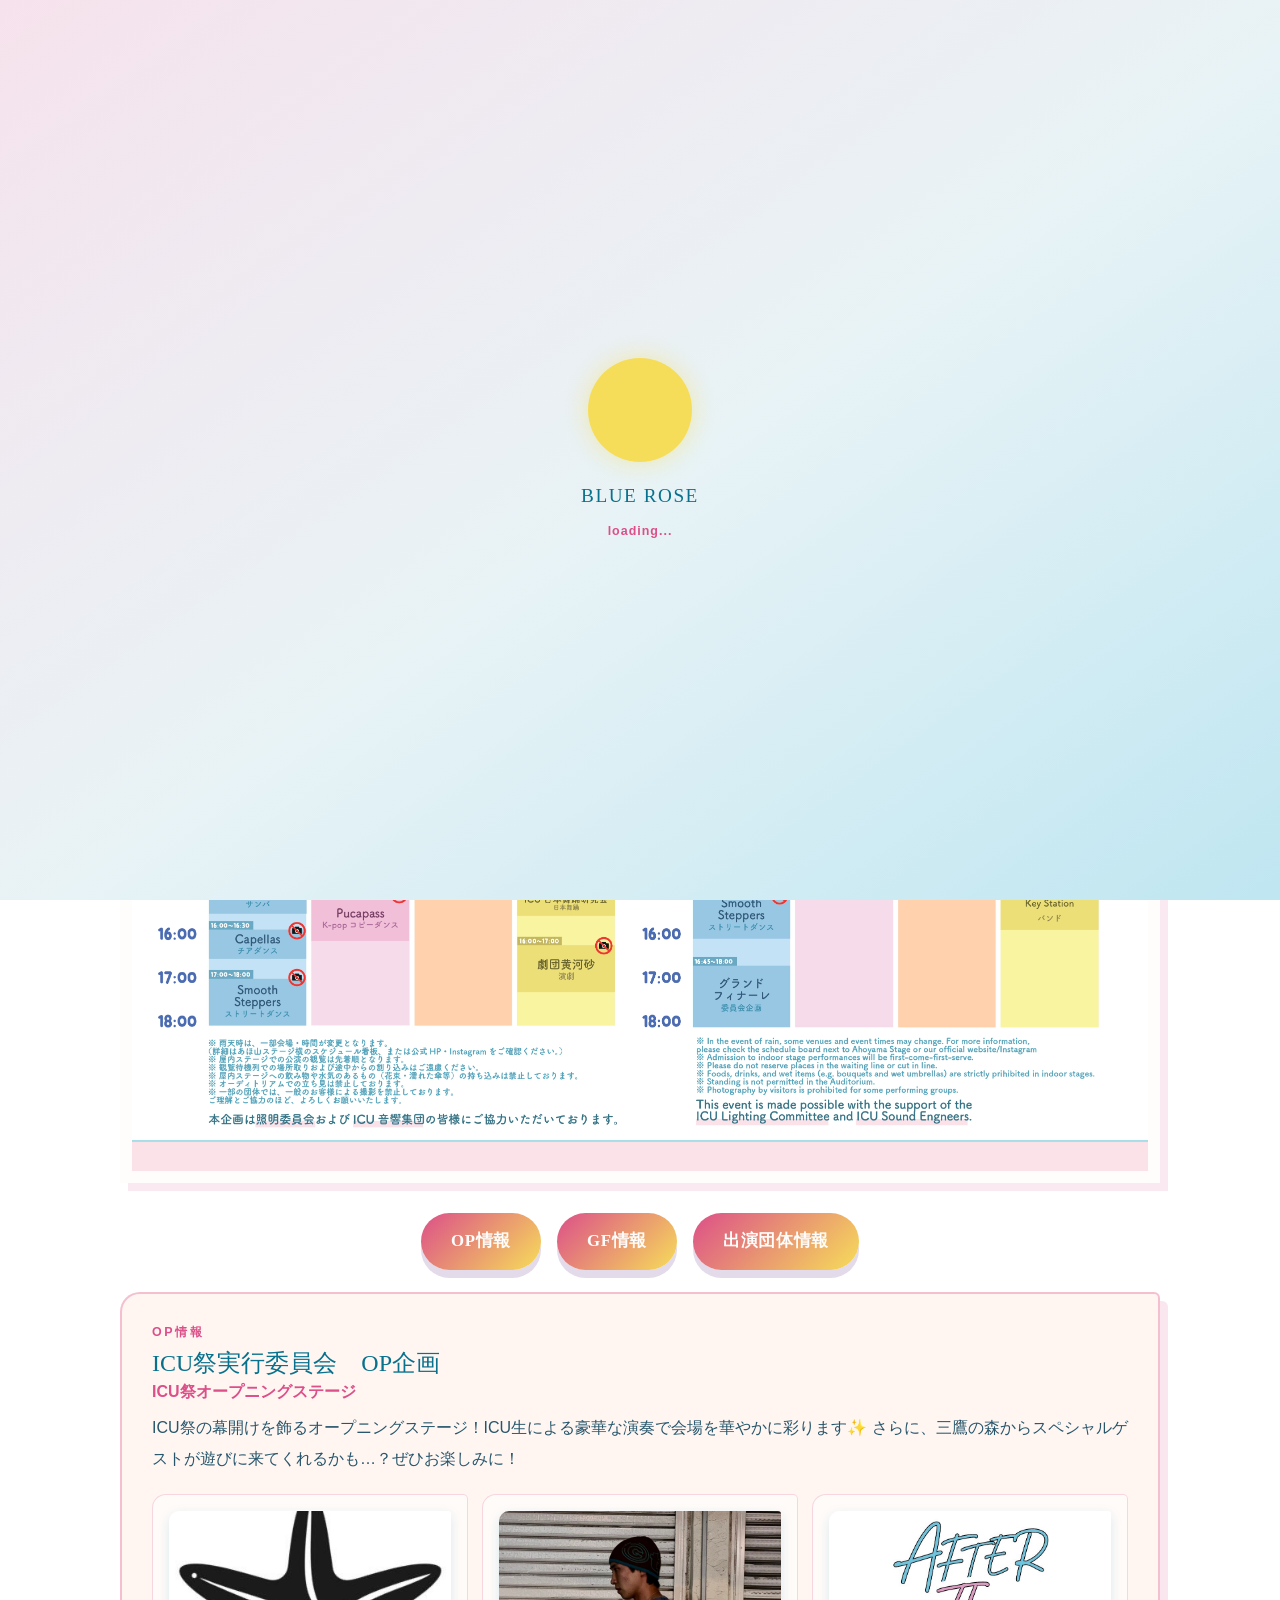
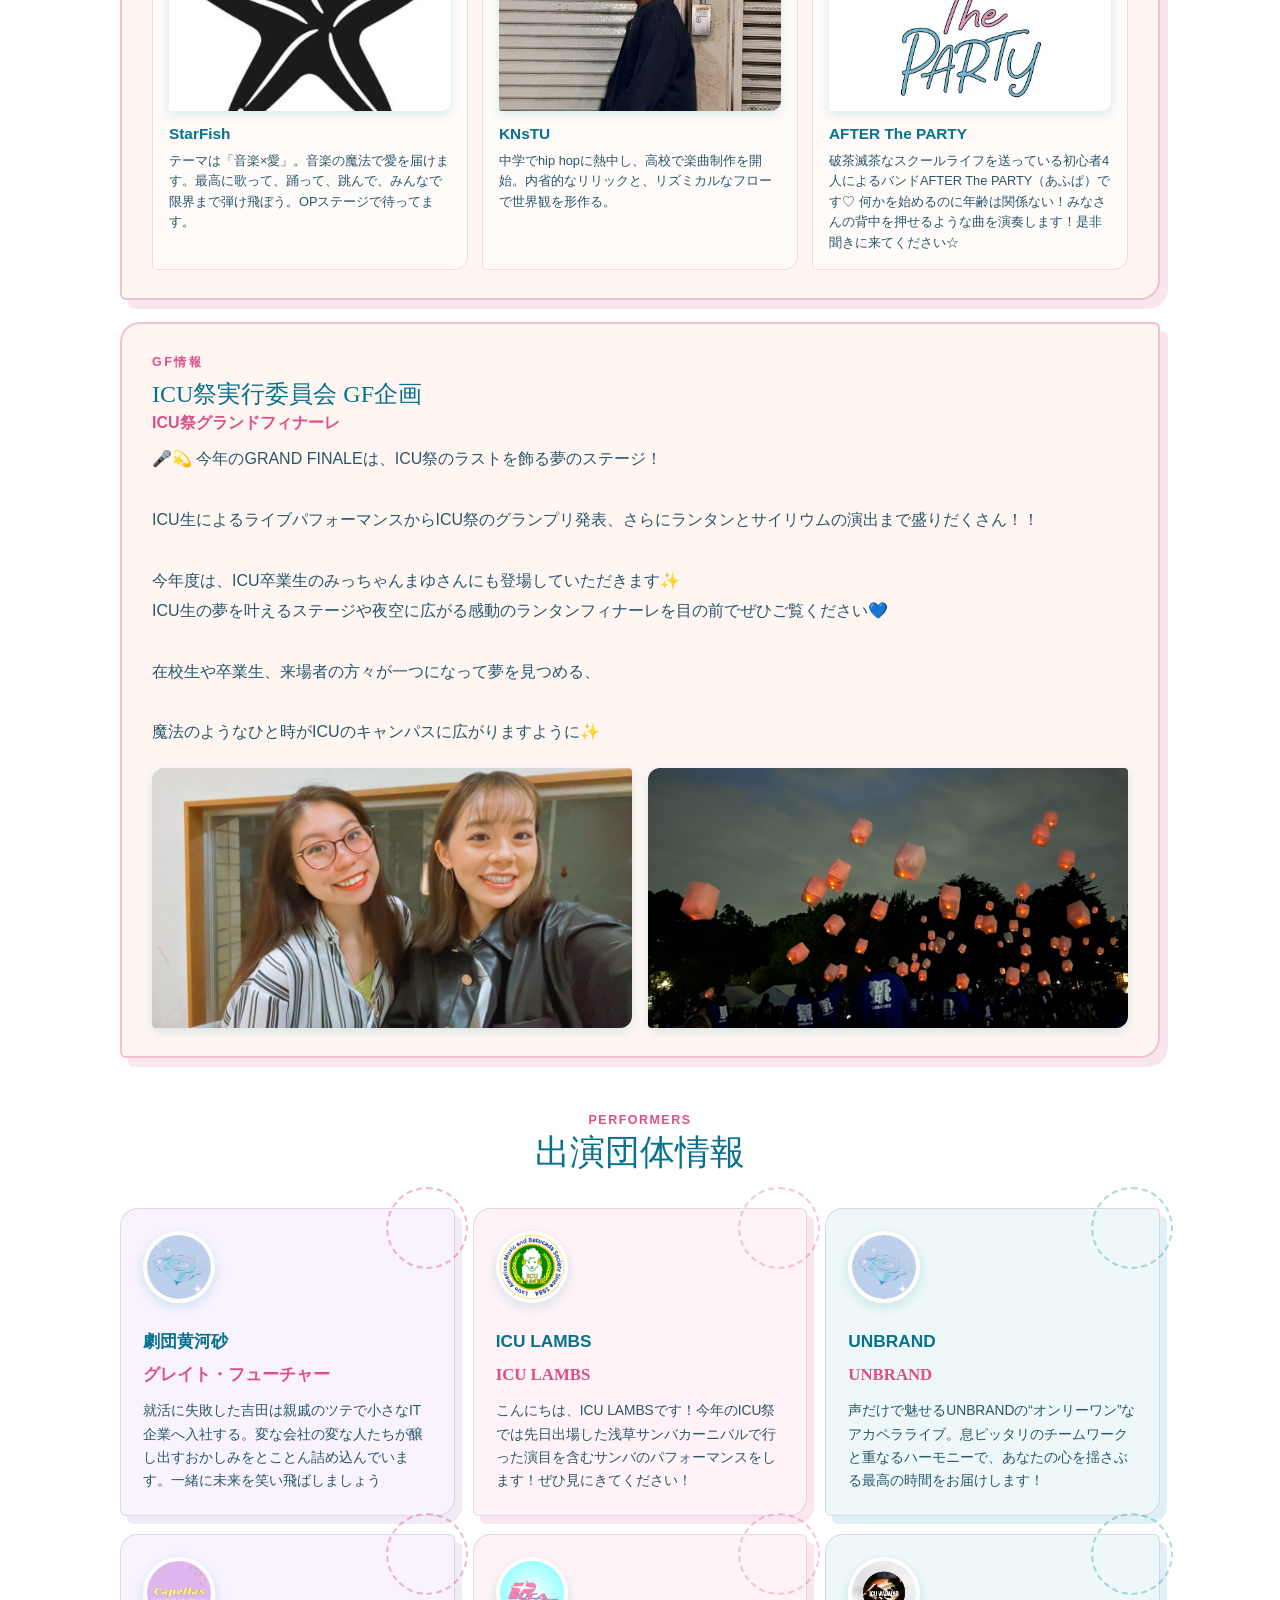
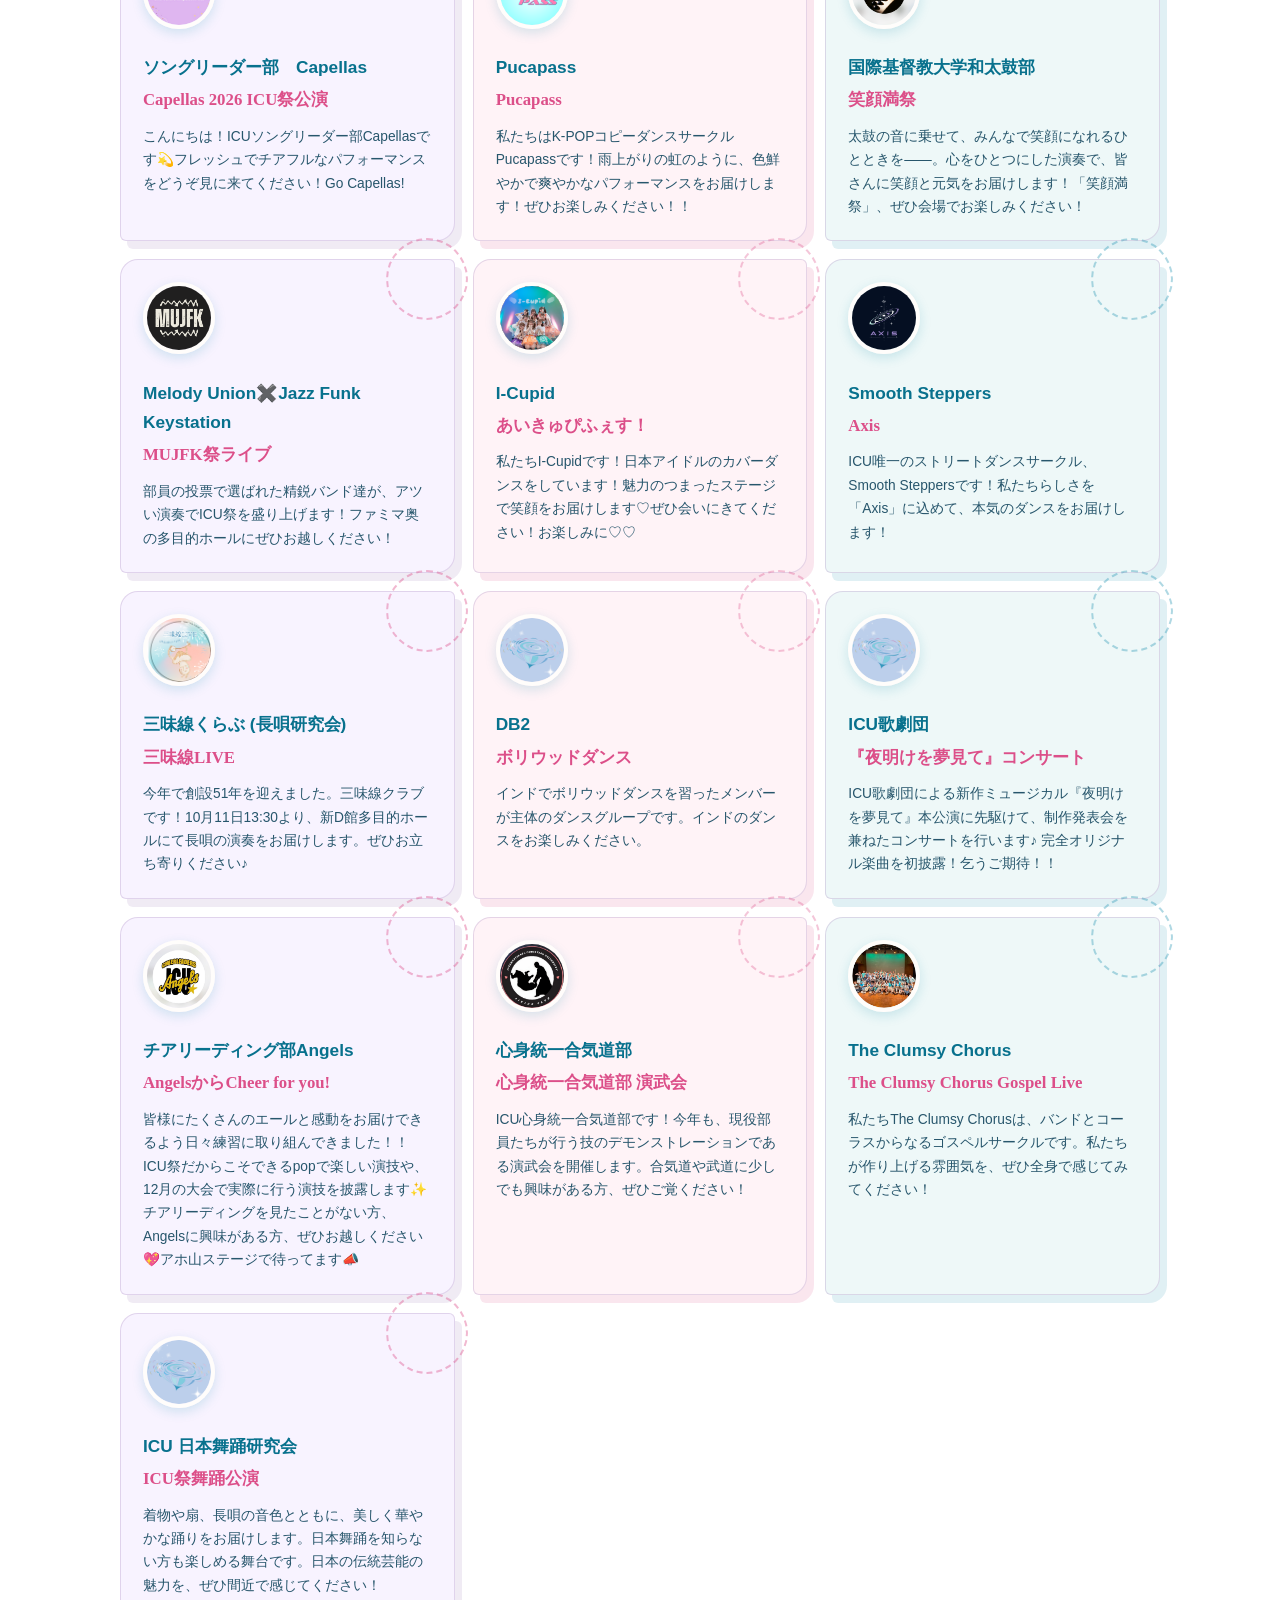
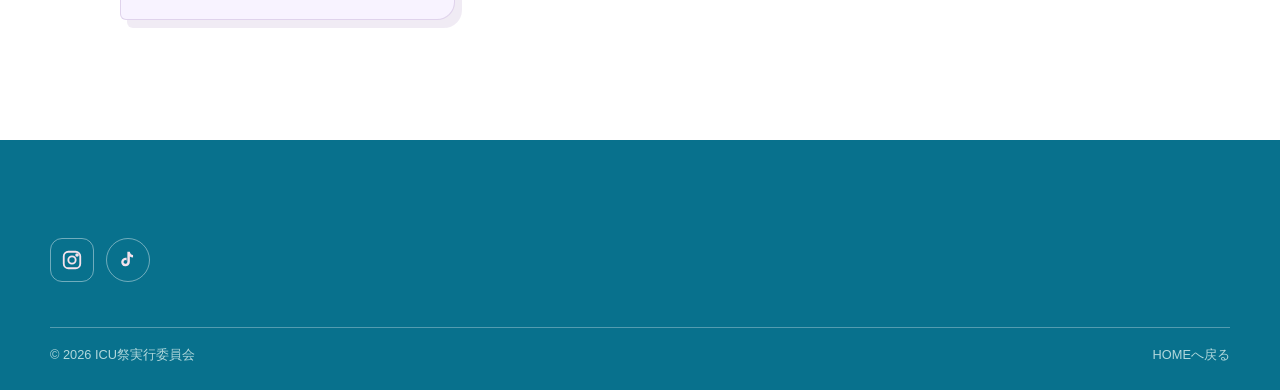
<file: stage.html>
<!doctype html><html lang="ja"><head><meta charset="utf-8"><meta name="viewport" content="width=device-width,initial-scale=1"><title>ステージ情報 | ICU FESTIVAL 2026</title><link rel="stylesheet" href="style.css"></head><body><header class="site-header"><div class="site-header__inner"><a class="site-logo" href="index.html">ICU <span>FES</span> 2026</a><nav class="site-nav"><a href="index.html">HOME</a><a href="theme.html">THEME</a><a href="groups.html">企画団体</a><a href="special-projects.html">特別企画</a><a href="stage.html" aria-current="page">STAGE</a><a href="external.html">他学祭情報</a><a href="donation.html">支援</a><a href="thanks.html">THANKS</a></nav></div></header><main class="page-shell"><div class="section-heading"><div><p class="eyebrow">STAGE INFORMATION</p><h1>STAGE</h1></div><p>音楽、ダンス、パフォーマンス。ステージから広がる熱気をお楽しみください。</p></div><div class="info-board"><div class="info-board__label"><h2>Stage<br>Schedule</h2><p>出演者と時間は随時更新します。</p></div><ul class="info-list"><li><time>10.11 11:00</time><span>オープニングステージ</span></li><li><time>10.11 14:00</time><span>音楽ステージ</span></li><li><time>10.12 13:00</time><span>ダンスパフォーマンス</span></li><li><time>10.12 16:00</time><span>フィナーレ</span></li></ul></div></main><footer class="site-footer"><div class="footer-bottom"><span>© 2026 ICU祭実行委員会</span><a href="index.html">HOMEへ戻る</a></div></footer><script src="social-links.js"></script></body></html>
</file>
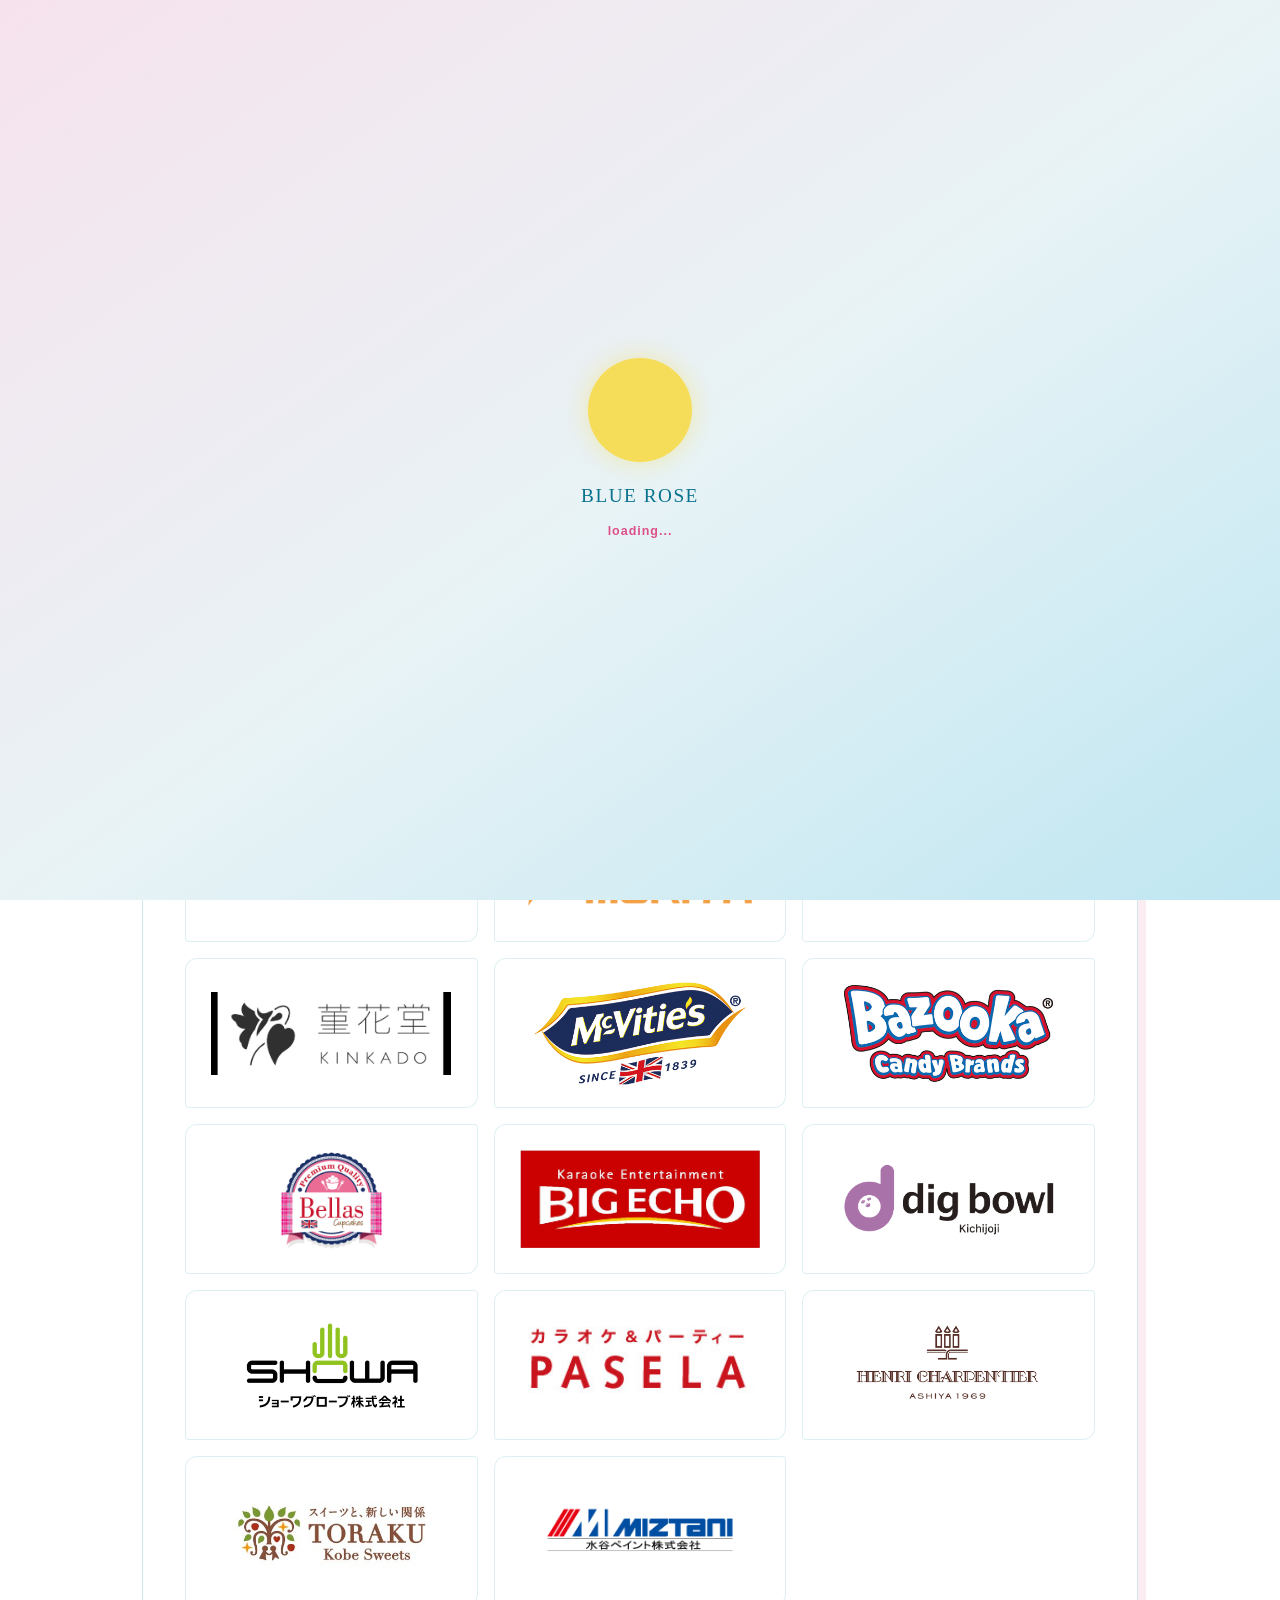
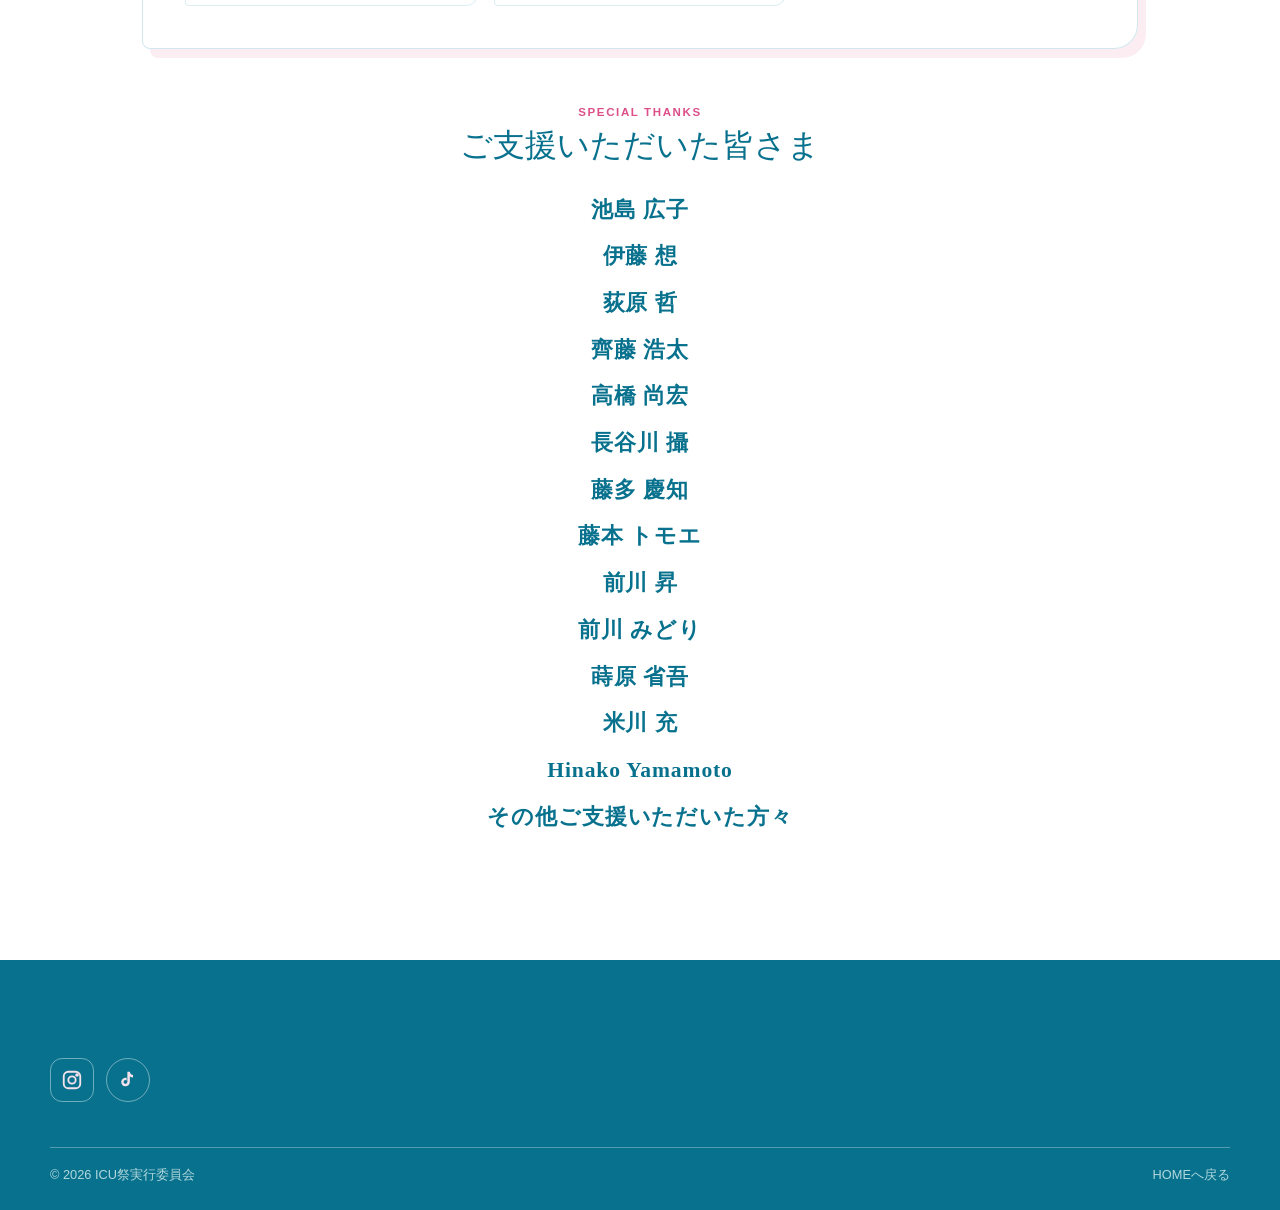
<file: thanks.html>
<!doctype html><html lang="ja"><head><meta charset="utf-8"><meta name="viewport" content="width=device-width,initial-scale=1"><title>スペシャルサンクス | ICU FESTIVAL 2026</title><link rel="stylesheet" href="style.css"><link rel="stylesheet" href="thanks.css"></head><body><header class="site-header"><div class="site-header__inner"><a class="site-logo" href="index.html">ICU <span>FES</span> 2026</a><nav class="site-nav"><a href="index.html">HOME</a><a href="theme.html">THEME</a><a href="groups.html">企画団体</a><a href="special-projects.html">特別企画</a><a href="stage.html">STAGE</a><a href="external.html">他学祭情報</a><a href="donation.html">支援</a><a href="thanks.html" aria-current="page">THANKS</a></nav></div></header><main class="page-shell thanks-page"><div class="section-heading"><div><p class="eyebrow">SPECIAL THANKS</p></div><p>BLUE ROSEを一緒に咲かせてくださる皆さまへ、心からの感謝を。</p></div><div class="link-grid"><article class="link-card"><h3>協賛企業の皆さま</h3><p>開催にご協力いただいた企業・団体の皆さま。</p></article><article class="link-card"><h3>参加団体の皆さま</h3><p>企画と熱量を持ち寄ってくださる皆さま。</p></article><article class="link-card"><h3>来場者の皆さま</h3><p>この二日間を選び、足を運んでくださる皆さま。</p></article></div></main><footer class="site-footer"><div class="footer-bottom"><span>© 2026 ICU祭実行委員会</span><a href="index.html">HOMEへ戻る</a></div></footer><script src="social-links.js?v=5"></script></body></html>
</file>
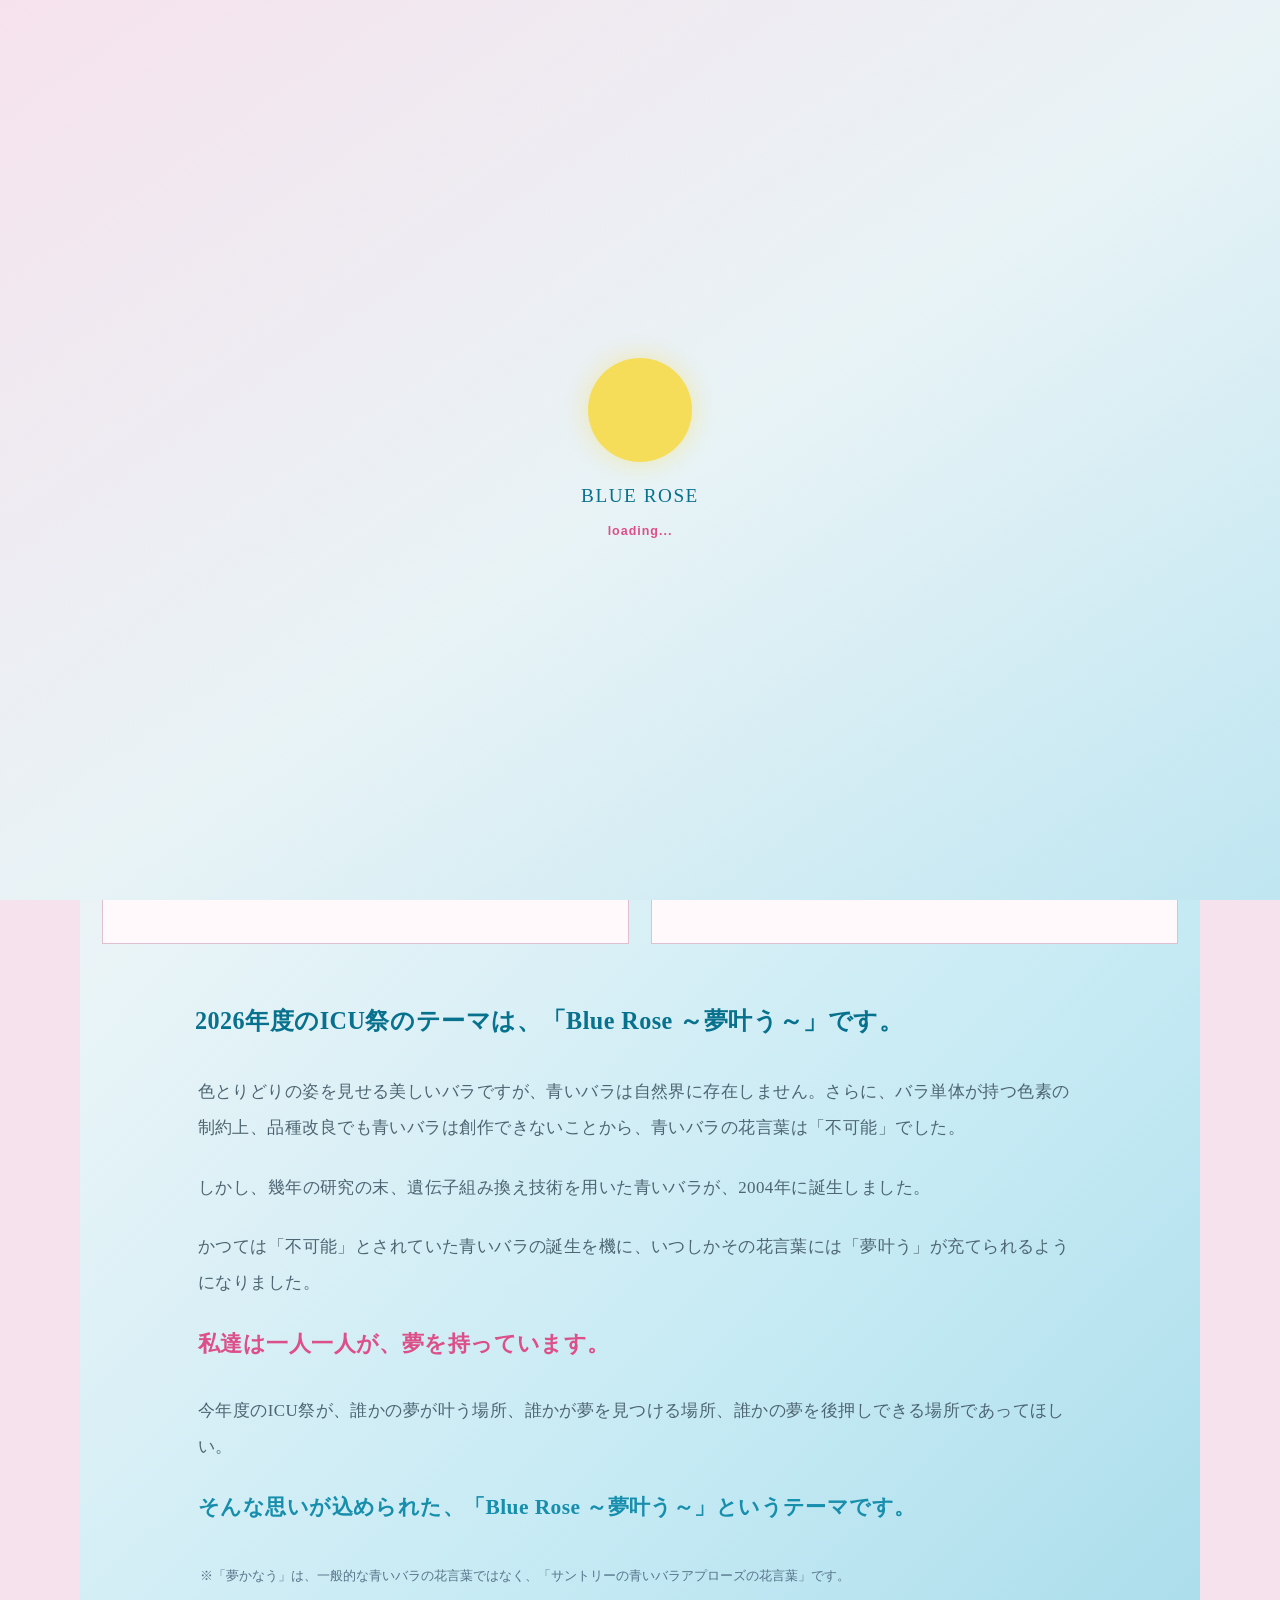
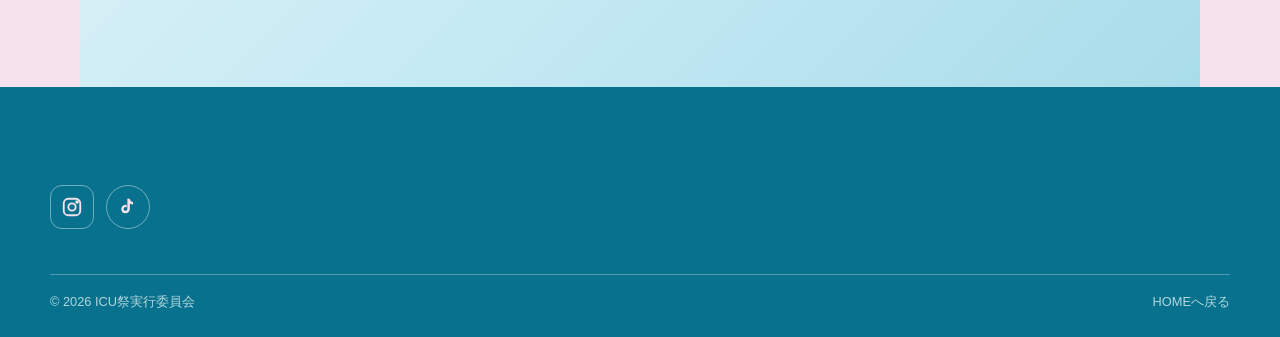
<file: theme.html>
<!doctype html>
<html lang="ja">
<head>
  <meta charset="utf-8">
  <meta name="viewport" content="width=device-width, initial-scale=1">
  <title>テーマ紹介 | BLUE ROSE</title>
  <link rel="stylesheet" href="style.css">
  <link rel="stylesheet" href="theme.css">
  <link rel="stylesheet" href="theme-space.css">
  <link rel="stylesheet" href="social-links.css">
</head>
<body>
  <header class="site-header"><div class="site-header__inner">
    <a class="site-logo" href="index.html">ICU <span>FES</span> 2026</a>
    <nav class="site-nav" aria-label="メインメニュー">
      <a href="index.html">HOME</a><a href="theme.html" aria-current="page">THEME</a><a href="groups.html">企画団体</a><a href="special-projects.html">特別企画</a><a href="stage.html">STAGE</a><a href="external.html">他学祭情報</a><a href="donation.html">支援</a><a href="thanks.html">THANKS</a>
    </nav>
  </div></header>
  <main class="theme-page">
    <section class="theme-hero"><div><p class="eyebrow">THEME OF 2026</p><h1>Blue Rose<br><span>～夢叶う～</span></h1></div><img class="theme-hero-rose" src="assets/blue-rose-flower-tight.png?v=1" alt="青いバラのイラスト"></section>
    <section class="theme-elements" aria-label="総合デザインのモチーフ">
      <article class="theme-element"><div class="theme-element__visual"><p>青バラ × 宇宙</p><img class="theme-space-image" src="assets/blue-rose-moon.png" alt="青バラと宇宙を表現した月のイラスト"></div><div><p>月に行くという<br>不可能に思えたことが<br>叶ったことをモチーフに<br>青いバラは<br>銀河にも見えるように<br>工夫しました</p></div></article>
      <article class="theme-element"><div class="theme-element__visual"><p>局カラー</p><div class="theme-colors" aria-label="6つの局カラー"><span></span><span></span><span></span><span></span><span></span><span></span></div></div><div><p>ICU祭を構成する<br>6つの局の色が背景に<br>実行委員がみなさまの<br>夢を叶えるお手伝いが<br>できますようにと、<br>想いを込めました</p></div></article>
    </section>
    <article class="theme-copy">
      <p>2026年度のICU祭のテーマは、「Blue Rose ～夢叶う～」です。</p>
      <p>色とりどりの姿を見せる美しいバラですが、青いバラは自然界に存在しません。さらに、バラ単体が持つ色素の制約上、品種改良でも青いバラは創作できないことから、青いバラの花言葉は「不可能」でした。</p>
      <p>しかし、幾年の研究の末、遺伝子組み換え技術を用いた青いバラが、2004年に誕生しました。</p>
      <p>かつては「不可能」とされていた青いバラの誕生を機に、いつしかその花言葉には「夢叶う」が充てられるようになりました。</p>
      <p>私達は一人一人が、夢を持っています。</p>
      <p>今年度のICU祭が、誰かの夢が叶う場所、誰かが夢を見つける場所、誰かの夢を後押しできる場所であってほしい。</p>
      <p>そんな思いが込められた、「Blue Rose ～夢叶う～」というテーマです。</p>
    </article>
    <p class="theme-note">※「夢かなう」は、一般的な青いバラの花言葉ではなく、「サントリーの青いバラアプローズの花言葉」です。</p>
  </main>
  <footer class="site-footer"><div class="footer-bottom"><span>© 2026 ICU祭実行委員会</span><a href="index.html">HOMEへ戻る</a></div></footer>
  <script src="theme-motion.js"></script><script src="social-links.js"></script><script src="loading.js"></script>
</body>
</html>
</file>
<file: style.css>
main.page-shell:has(.info-board) > .section-heading > p,
main.page-shell:has(.info-board) > .info-board,
main.page-shell:has(.link-grid):not(.thanks-page) > .section-heading > p,
main.page-shell:has(.link-grid):not(.thanks-page) > .link-grid,
main.page-shell.thanks-page > .section-heading > p,
main.page-shell.thanks-page > .link-grid {
	display: none;
}

main.page-shell:has(.info-board)::after {
	content: "STAGE\A\Aステージ情報は準備中です\A詳細が決まり次第、こちらでお知らせします。";
	white-space: pre-wrap;
}

main.page-shell:has(.link-grid):not(.thanks-page)::after {
	content: "GUEST PROJECTS\A\A外部企画は準備中です\A詳細が決まり次第、こちらでお知らせします。";
	white-space: pre-wrap;
}

.sponsor-grid a {
	display: block;
	padding: 8px;
	background: #fff;
}

.sponsor-grid img {
	display: block;
	width: 100%;
	height: auto;
	transition: transform .2s ease;
}

.sponsor-grid a:hover img {
	transform: scale(1.03);
}


main.page-shell:has(.info-board)::after,
main.page-shell:has(.link-grid):not(.thanks-page)::after {
	display: block;
	margin-top: 24px;
	padding: 56px 32px;
	border: 1px solid rgba(22, 142, 172, .24);
	background: rgba(255, 253, 251, .86);
	color: var(--teal-dark);
	font-family: var(--serif);
	font-size: clamp(1.25rem, 3vw, 2rem);
	line-height: 1.8;
	text-align: center;
	box-shadow: 8px 8px 0 rgba(220, 79, 137, .12);
}
@import url("global-layout.css");
:root{--paper:#f6e2ec;--paper-light:#fff9fb;--teal:#168eac;--teal-dark:#08718d;--yellow:#f6dd59;--rose:#dc4f89;--violet:#9a7ab4;--green:#98c97e;--ink:#27566c;--white:#fffdfb;--serif:Georgia,"Times New Roman",serif;--sans:"Avenir Next","Hiragino Kaku Gothic ProN","Yu Gothic",sans-serif}*{box-sizing:border-box}html{scroll-behavior:smooth}body{margin:0;color:var(--ink);background:var(--paper);font-family:var(--sans);line-height:1.7}a{color:inherit}.site-header{position:sticky;top:0;z-index:20;background:rgba(246,226,236,.92);border-bottom:1px solid rgba(255,255,255,.8);backdrop-filter:blur(14px)}.site-header__inner{display:flex;align-items:center;justify-content:space-between;gap:22px;max-width:1240px;min-height:76px;margin:0 auto;padding:12px 22px}.site-logo{color:var(--teal-dark);font-family:var(--serif);font-size:1.35rem;font-weight:700;letter-spacing:.04em;text-decoration:none;white-space:nowrap}.site-logo span{color:var(--rose)}.site-nav{display:flex;flex-wrap:wrap;justify-content:flex-end;gap:6px}.site-nav a{padding:6px 10px;border:1px solid rgba(22,142,172,.34);color:var(--teal-dark);font-size:.75rem;font-weight:700;text-decoration:none;transition:.2s ease}.site-nav a:hover,.site-nav a[aria-current="page"]{color:var(--paper);background:var(--teal-dark);transform:translateY(-2px)}.hero{position:relative;display:grid;min-height:calc(100vh - 76px);place-items:center;overflow:hidden;padding:80px 22px;background:var(--paper)}.hero::before{content:"ICU";position:absolute;top:8%;left:-5vw;color:var(--white);font-family:var(--serif);font-size:clamp(13rem,33vw,35rem);font-weight:700;line-height:.7;opacity:.95;transform:rotate(-9deg)}.hero::after{content:"FESTIVAL";position:absolute;right:-6vw;bottom:11%;color:var(--white);font-family:var(--serif);font-size:clamp(5rem,18vw,16rem);font-weight:700;line-height:.8;opacity:.9;transform:rotate(5deg)}.hero__content{position:relative;z-index:2;width:min(100%,1100px)}.hero__kicker{margin:0 0 13px;color:var(--teal);font-size:clamp(1rem,2vw,1.4rem);letter-spacing:.18em}.hero h1{margin:0;color:var(--teal);font-family:var(--serif);font-size:clamp(4rem,12vw,10.5rem);font-weight:400;line-height:.83;letter-spacing:.01em}.hero h1 em{color:var(--yellow);font-style:normal}.hero__copy{max-width:530px;margin:30px 0 0;color:var(--teal-dark)}.hero__dates{display:flex;align-items:end;gap:18px;margin-top:34px;color:var(--teal);font-family:var(--serif);font-size:clamp(2rem,5vw,4.5rem);font-style:italic;line-height:.8}.hero__dates small{font-family:var(--sans);font-size:.7rem;font-style:normal;letter-spacing:.15em}.hero__rose{position:absolute;z-index:1;right:12%;bottom:15%;width:min(33vw,360px);aspect-ratio:1;border-radius:50%;background:radial-gradient(ellipse at 50% 48%,#168eac 0 7%,transparent 8%),radial-gradient(ellipse at 35% 30%,#f7f1f3 0 17%,transparent 18%),radial-gradient(ellipse at 67% 29%,#7fcbd9 0 19%,transparent 20%),radial-gradient(ellipse at 29% 59%,#24a9bd 0 21%,transparent 22%),radial-gradient(ellipse at 72% 59%,#9ec5e0 0 22%,transparent 23%),radial-gradient(ellipse at 50% 78%,#1685a7 0 22%,transparent 23%),radial-gradient(ellipse at 50% 50%,#6bb8d1 0 39%,#efd8e7 40% 58%,transparent 59%);opacity:.9;transform:rotate(-18deg)}.line{position:absolute;width:130%;height:2px;background:var(--teal);opacity:.8}.line--one{top:18%;right:-30%;transform:rotate(17deg)}.line--two{bottom:18%;left:-20%;background:#ed3c82;transform:rotate(-12deg)}.line--three{top:40%;right:-22%;background:var(--violet);transform:rotate(-46deg)}.speckles{position:absolute;inset:0;pointer-events:none;background-image:radial-gradient(circle,var(--rose) 0 3px,transparent 4px),radial-gradient(circle,var(--green) 0 3px,transparent 4px),radial-gradient(circle,var(--yellow) 0 4px,transparent 5px);background-position:7% 28%,79% 24%,68% 68%;background-size:240px 210px,290px 260px,330px 300px;opacity:.75}.section{padding:82px 22px;background:var(--white)}.section--paper{background:var(--paper)}.content-width{max-width:1180px;margin:0 auto}.section-heading{display:flex;align-items:end;justify-content:space-between;gap:24px;margin-bottom:28px}.eyebrow{margin:0 0 8px;color:var(--teal);font-size:.78rem;font-weight:800;letter-spacing:.2em}h1,h2,h3{color:var(--teal-dark)}h1{margin:0;font-family:var(--serif);font-size:clamp(3rem,8vw,7rem);font-weight:400;line-height:.9}h2{margin:0 0 14px;font-family:var(--serif);font-size:clamp(1.9rem,3vw,3rem);font-weight:400;line-height:1.05}h3{margin:0 0 8px}p{margin:0 0 16px}.section-heading>p{max-width:460px;color:#567489}.info-board{display:grid;grid-template-columns:1fr 2fr;border:2px solid var(--teal);background:var(--white)}.info-board__label{padding:32px;color:var(--paper);background:var(--teal)}.info-board__label h2{color:var(--paper)}.info-board__label p{color:#d7f2f0}.info-list{margin:0;padding:10px 28px;list-style:none}.info-list li{display:grid;grid-template-columns:90px 1fr;gap:16px;padding:17px 0;border-bottom:1px solid #e7cbd9}.info-list li:last-child{border-bottom:0}.info-list time{color:var(--rose);font-size:.8rem;font-weight:800}.link-grid{display:grid;grid-template-columns:repeat(3,1fr);gap:16px}.link-card{padding:26px;border:1px solid #dfbfd0;background:var(--paper);box-shadow:8px 8px 0 rgba(22,142,172,.18);text-decoration:none;transition:.2s ease}.link-card:hover{background:var(--yellow);transform:translateY(-4px)}.link-card span{display:block;margin-top:32px;color:var(--teal);font-size:.75rem;font-weight:800;letter-spacing:.12em}.site-footer{padding:70px 22px 24px;color:var(--paper);background:var(--teal-dark)}.footer-grid{display:grid;grid-template-columns:1fr 1fr;gap:32px;max-width:1180px;margin:0 auto}.site-footer h2{color:var(--paper)}.site-footer p,.site-footer address{color:#d7f2f0;font-style:normal}.sponsor-grid{display:grid;grid-template-columns:repeat(3,1fr);gap:10px}.sponsor-grid a{display:grid;min-height:70px;place-items:center;border:1px solid rgba(255,255,255,.3);color:#d7f2f0;font-size:.8rem;text-decoration:none}.footer-bottom{display:flex;justify-content:space-between;max-width:1180px;margin:45px auto 0;padding-top:16px;border-top:1px solid rgba(255,255,255,.3);color:#b1d8dc;font-size:.8rem}.footer-bottom a{text-decoration:none}@media(max-width:760px){.site-header__inner{align-items:flex-start;flex-direction:column}.site-nav{justify-content:flex-start}.hero{min-height:720px;align-items:start;padding-top:100px}.hero h1{font-size:clamp(4rem,21vw,8rem)}.hero__rose{right:-50px;bottom:80px;width:260px}.hero::after{bottom:22%}.section-heading{align-items:start;flex-direction:column}.info-board,.footer-grid{grid-template-columns:1fr}.link-grid{grid-template-columns:1fr}.footer-bottom{align-items:flex-start;flex-direction:column}}
</file>
<file: home-overrides.css>
.hero{min-height:0;aspect-ratio:4/3;padding:0;background:var(--paper)}.hero::before,.hero::after,.hero .speckles,.hero .line{display:none}.hero__keyvisual{position:absolute;inset:0;z-index:0;width:100%;height:100%;object-fit:contain;object-position:center}.hero__content{display:none}.access-map{display:block;width:100%;height:220px;margin-top:24px;border:2px solid rgba(255,255,255,.55);border-radius:0}@media(max-width:760px){.hero{min-height:0;padding-top:0}.hero__keyvisual{object-position:center}.access-map{height:190px}}
</file>
<file: social-links.css>
.social-links{display:flex;gap:12px;max-width:1180px;margin:28px auto 0}.social-link{display:grid;width:44px;height:44px;place-items:center;border:1px solid rgba(255,255,255,.42);color:var(--paper);text-decoration:none;transition:transform .2s ease,background .2s ease}.social-link:hover{background:var(--rose);transform:translateY(-3px)}.social-link svg{width:22px;height:22px;fill:none;stroke:currentColor;stroke-width:2}.social-link--tiktok svg{fill:currentColor;stroke:none}.social-link--instagram{border-radius:12px}.social-link--tiktok{border-radius:50%}@media(max-width:760px){.social-links{margin-top:26px}}
</file>
<file: home-notice.css>
.festival-pamphlet{position:relative;display:flex;align-items:center;justify-content:space-between;gap:24px;margin:24px 0 0;padding:24px clamp(20px,4vw,38px);overflow:hidden;border:1px solid rgba(220,79,137,.3);border-radius:22px 8px 22px 8px;background:linear-gradient(115deg,#fff4f8 0%,#fffdf4 58%,#effaff 100%);box-shadow:7px 8px 0 rgba(220,79,137,.12)}.festival-pamphlet__copy{position:relative;z-index:1}.festival-pamphlet__copy .eyebrow{margin:0 0 4px;color:var(--rose);font-size:.7rem;font-weight:800;letter-spacing:.14em}.festival-pamphlet__copy h2{margin:0 0 6px;color:var(--teal-dark);font-size:clamp(1.2rem,2.5vw,1.65rem)}.festival-pamphlet__copy p:last-child{margin:0;color:#567489;line-height:1.7}.festival-pamphlet__decoration{position:absolute;inset:0;width:auto;height:auto;background-image:url("assets/パンフレット用青バラ.png");background-position:center;background-size:76px 76px;background-repeat:repeat;opacity:.3;pointer-events:none;transform:none}.festival-pamphlet__button{position:relative;z-index:1;display:inline-flex;flex:0 0 auto;align-items:center;justify-content:center;gap:10px;padding:14px 22px;border:2px solid #fff;border-radius:999px;background:linear-gradient(135deg,#f47791,#dc4f89 58%,#ba4f9a);box-shadow:0 5px 0 #a73c70,0 8px 14px rgba(167,60,112,.18);color:#fff;font-size:.92rem;font-weight:800;text-align:center;text-decoration:none;transition:transform .18s ease,box-shadow .18s ease,filter .18s ease}.festival-pamphlet__button:hover{transform:translateY(-3px);box-shadow:0 8px 0 #a73c70,0 12px 18px rgba(167,60,112,.2);filter:saturate(1.1)}.festival-pamphlet__button:active{transform:translateY(2px);box-shadow:0 2px 0 #a73c70}.festival-pamphlet__button:focus-visible{outline:3px solid var(--teal);outline-offset:4px}.festival-pamphlet__arrow{font-size:1.15rem}@media(max-width:760px){.festival-pamphlet{flex-direction:column;align-items:stretch;gap:18px;padding:22px 18px}.festival-pamphlet__button{align-self:center;width:min(100%,340px);padding:13px 16px;font-size:.86rem}.festival-pamphlet__decoration{top:-35px;right:8%;font-size:5rem}}
.election-notice{display:grid;grid-template-columns:minmax(170px,.55fr) minmax(0,1.45fr);align-items:center;gap:24px;position:relative;margin:24px 0 0;padding:28px 32px;border:1px solid rgba(220,79,137,.34);background:#fff8fb;box-shadow:8px 8px 0 rgba(22,142,172,.16);overflow:visible}.election-character{display:block;width:100%;max-width:230px;height:auto;justify-self:center}.election-speech{position:relative;padding:25px 28px;border:2px solid var(--teal);border-radius:24px;background:#fff}.election-speech::before{content:"";position:absolute;left:-18px;top:38%;width:28px;height:28px;border-left:2px solid var(--teal);border-bottom:2px solid var(--teal);background:#fff;transform:rotate(45deg)}.election-notice h2{position:relative;z-index:1;max-width:680px;color:var(--teal-dark);font-size:clamp(1.35rem,3vw,2.2rem)}.election-notice p:not(.eyebrow){position:relative;z-index:1;max-width:820px;color:#567489}.election-notice .button{position:relative;z-index:1;margin-top:4px;background:var(--rose)}.election-notice .button:hover{background:var(--teal-dark)}.bus-notice{display:grid;grid-template-columns:minmax(0,1fr) minmax(260px,.8fr);gap:28px;align-items:center;margin:24px 0 0;padding:28px 32px;border:1px solid rgba(22,142,172,.28);border-radius:18px 6px 18px 6px;background:#effaff;box-shadow:8px 8px 0 rgba(220,79,137,.12)}.bus-notice__copy h2{margin:8px 0 12px;color:var(--teal-dark);font-size:clamp(1.35rem,3vw,2.1rem)}.bus-notice__copy p:not(.eyebrow){margin:0;color:#4b6572;line-height:1.8}.bus-notice__note{margin-top:12px!important;color:var(--rose)!important;font-size:.9rem}.bus-timetable{margin:0;padding:12px;border:2px solid rgba(22,142,172,.2);background:#fff;box-shadow:4px 4px 0 rgba(22,142,172,.1)}.bus-timetable img{display:block;width:100%;height:auto}.bus-timetable img.is-zoomable{cursor:zoom-in}.bus-timetable figcaption{padding-top:8px;color:var(--teal-dark);font-size:.75rem;font-weight:800;letter-spacing:.08em;text-align:center}.image-lightbox{width:min(94vw,1100px);max-height:94vh;padding:48px 20px 20px;border:0;background:rgba(255,255,255,.98);box-shadow:0 20px 70px rgba(22,42,62,.28)}.image-lightbox::backdrop{background:rgba(14,31,46,.72)}.image-lightbox img{display:block;width:100%;max-height:calc(94vh - 68px);object-fit:contain}.image-lightbox__close{position:absolute;top:10px;right:12px;width:36px;height:36px;border:0;border-radius:50%;background:var(--teal);color:#fff;font-size:1.5rem;line-height:1;cursor:pointer}@media(max-width:760px){.election-notice{grid-template-columns:1fr;padding:24px 20px}.election-character{max-width:170px}.election-speech{padding:22px 18px}.election-speech::before{left:48%;top:-18px;border-left:0;border-bottom:0;border-top:2px solid var(--teal);border-right:2px solid var(--teal)}.bus-notice{grid-template-columns:1fr;padding:22px 18px}.bus-timetable{max-width:520px;margin:0 auto}}
/* Information Board */
.info-list {
  max-height: 240px;
  overflow-y: auto;
  padding-right: 10px;
}

.info-list li {
  flex-shrink: 0;
}

.campus-map {
  margin: 28px 0 0;
  padding: 24px;
  border: 1px solid rgba(22, 142, 172, .28);
  border-radius: 18px 6px 18px 6px;
  background: #effaff;
  box-shadow: 8px 8px 0 rgba(220, 79, 137, .12);
}

.festival-pamphlet__decoration {
  background-image: url("assets/%E3%83%91%E3%83%B3%E3%83%95%E3%83%AC%E3%83%83%E3%83%88%E7%94%A8%E9%9D%92%E3%83%90%E3%83%A9.png");
}

.campus-map__heading {
  display: flex;
  align-items: end;
  justify-content: space-between;
  gap: 16px;
  margin-bottom: 16px;
}

.campus-map__heading .eyebrow {
  margin: 0 0 4px;
  color: var(--rose);
  font-size: .7rem;
  font-weight: 800;
  letter-spacing: .14em;
}

.campus-map__heading h2 {
  margin: 0;
  color: var(--teal-dark);
  font-size: clamp(1.2rem, 2.5vw, 1.65rem);
}

.campus-map__heading > p {
  margin: 0;
  color: #567489;
}

.campus-map__frame {
  margin: 0;
  padding: 12px;
  border: 2px solid rgba(22, 142, 172, .2);
  background: #fff;
  box-shadow: 4px 4px 0 rgba(22, 142, 172, .1);
}

.campus-map__frame img {
  display: block;
  width: 100%;
  height: auto;
}

@media (max-width: 760px) {
  .campus-map {
    padding: 20px 14px;
  }

  .campus-map__heading {
    align-items: start;
    flex-direction: column;
    gap: 8px;
  }

  .campus-map__frame {
    padding: 6px;
  }
}
</file>
<file: home-vote.css>
.election-button{border:0!important;border-radius:999px!important;padding:12px 25px!important;color:#fff!important;background:var(--rose)!important;box-shadow:0 5px 0 #b13b70,0 10px 18px rgba(220,79,137,.22);font-size:.9rem;font-weight:800;letter-spacing:.12em;transition:transform .2s ease,box-shadow .2s ease,background .2s ease}.election-button::after{content:"\2726";margin-left:8px;color:var(--yellow)}.election-button:hover{background:var(--teal)!important;box-shadow:0 3px 0 var(--teal-dark),0 8px 16px rgba(22,142,172,.22);transform:translateY(2px)}
</file>
<file: home-grand-prix.css>
.grand-prix-notice{position:relative;margin:24px 0 0;padding:clamp(22px,4vw,38px);overflow:hidden;border:1px solid rgba(22,142,172,.28);border-radius:24px 8px 24px 8px;background:linear-gradient(135deg,#fff9fb 0%,#eefaff 56%,#fff5df 100%);box-shadow:8px 9px 0 rgba(220,79,137,.14)}.grand-prix-notice::after{position:absolute;top:-54px;right:-32px;width:170px;height:170px;border:2px dashed rgba(220,79,137,.25);border-radius:50%;content:"";pointer-events:none}.grand-prix-notice__heading,.grand-prix-notice__copy,.grand-prix-categories,.grand-prix-actions{position:relative;z-index:1}.grand-prix-notice__heading{text-align:center}.grand-prix-notice__heading .eyebrow{margin:0;color:var(--rose);font-size:.76rem;font-weight:800;letter-spacing:.14em}.grand-prix-notice__heading h2{margin:4px 0 10px;color:var(--teal-dark);font-size:clamp(1.8rem,4vw,2.7rem);line-height:1.25}.grand-prix-notice__lead{margin:0;color:#b13b70;font-size:clamp(1rem,2vw,1.2rem);font-weight:800;line-height:1.8}.grand-prix-notice__copy{max-width:900px;margin:18px auto 20px;color:var(--ink);font-size:.94rem;line-height:1.9}.grand-prix-categories{display:grid;grid-template-columns:repeat(3,minmax(0,1fr));gap:12px}.grand-prix-category{display:flex;min-width:0;min-height:112px;flex-direction:column;justify-content:center;gap:6px;padding:16px;border:1px solid rgba(22,142,172,.2);border-radius:16px 16px 5px 16px;background:rgba(255,255,255,.78);text-align:center}.grand-prix-category:nth-child(2){background:rgba(255,242,247,.88)}.grand-prix-category:nth-child(3){background:rgba(255,249,226,.9)}.grand-prix-category strong{color:var(--teal-dark);font-size:1rem}.grand-prix-category span{color:#526b78;font-size:.8rem;line-height:1.55}.grand-prix-actions{display:flex;flex-wrap:wrap;justify-content:center;gap:12px;margin-top:22px}.grand-prix-button{display:inline-flex;min-height:46px;align-items:center;justify-content:center;gap:8px;padding:11px 19px;border:1px solid transparent;border-radius:999px;color:#fff;font-size:.86rem;font-weight:800;text-align:center;text-decoration:none;transition:transform .18s ease,box-shadow .18s ease,filter .18s ease}.grand-prix-button:hover{transform:translateY(-3px);filter:saturate(1.1)}.grand-prix-button--vote{background:var(--rose);box-shadow:0 5px 0 #b13b70}.grand-prix-button--tents{border-color:rgba(8,113,141,.2);background:var(--teal-dark);box-shadow:0 5px 0 #07566b}.grand-prix-button span{font-size:1rem}.grand-prix-video{width:min(100%,860px);margin:22px auto 20px;overflow:hidden;border:5px solid rgba(255,255,255,.88);border-radius:20px 20px 6px 20px;background:#132d45;box-shadow:0 8px 20px rgba(22,79,112,.18)}.grand-prix-video video{display:block;width:100%;max-height:70vh;aspect-ratio:16/9;object-fit:contain;background:#132d45}.grand-prix-video video:focus-visible{outline:3px solid var(--rose);outline-offset:-4px}@media(max-width:760px){.grand-prix-notice{margin-top:18px;padding:20px 16px;border-radius:18px 6px 18px 6px}.grand-prix-notice__copy{font-size:.82rem;line-height:1.75}.grand-prix-categories{grid-template-columns:1fr;gap:9px}.grand-prix-category{min-height:0;padding:12px}.grand-prix-category strong{font-size:.92rem}.grand-prix-category span{font-size:.76rem}.grand-prix-actions{flex-direction:column;align-items:stretch;gap:10px;margin-top:18px}.grand-prix-button{width:100%;font-size:.82rem}}@media(prefers-reduced-motion:reduce){.grand-prix-button{transition:none}}.grand-prix-notice{isolation:isolate}.grand-prix-curtain-stage{position:absolute;inset:0;z-index:10;overflow:hidden;border-radius:inherit;pointer-events:none}.grand-prix-curtain{position:absolute;top:0;bottom:0;width:52%;background:repeating-linear-gradient(90deg,rgba(63,0,19,.44) 0,rgba(63,0,19,.44) 4%,transparent 10%,rgba(255,175,102,.12) 16%,rgba(78,0,24,.3) 22%),linear-gradient(100deg,#650d2d 0%,#a91f43 20%,#79112f 43%,#bd3650 58%,#74102e 79%,#4d0a28 100%);box-shadow:inset 0 0 28px rgba(45,0,16,.42);transition:transform 1.75s cubic-bezier(.78,0,.18,1)}.grand-prix-curtain::after{position:absolute;top:0;bottom:0;width:7px;background:linear-gradient(90deg,#f7d48c,#fff0bc,#b98739);content:""}.grand-prix-curtain--left{left:0;border-right:2px solid rgba(255,226,163,.72);transform:translateX(0)}.grand-prix-curtain--left::after{right:0}.grand-prix-curtain--right{right:0;border-left:2px solid rgba(255,226,163,.72);transform:translateX(0)}.grand-prix-curtain--right::after{left:0}.grand-prix-curtain-valance{position:absolute;top:0;left:0;width:100%;height:21%;display:grid;place-items:center;padding:8px 18px 18px;border-bottom:5px solid #e3b867;border-radius:0 0 48% 48% / 0 0 24% 24%;background:linear-gradient(180deg,#4b0924 0%,#9f1d40 42%,#76102e 78%,#510b27 100%);box-shadow:0 8px 13px rgba(48,0,15,.28);color:#ffe6ac;font-family:var(--serif);font-size:clamp(1.1rem,3vw,2rem);font-weight:800;letter-spacing:.18em;text-shadow:0 2px 3px rgba(30,0,8,.55);transition:transform 1.15s cubic-bezier(.72,0,.25,1) .22s}.grand-prix-curtain-valance::after{position:absolute;right:12%;bottom:-8px;left:12%;height:3px;border-radius:50%;background:#fff0c2;content:"";opacity:.8}.grand-prix-notice.is-curtains-open .grand-prix-curtain--left{transform:translateX(-105%)}.grand-prix-notice.is-curtains-open .grand-prix-curtain--right{transform:translateX(105%)}.grand-prix-notice.is-curtains-open .grand-prix-curtain-valance{transform:translateY(-110%)}@media(prefers-reduced-motion:reduce){.grand-prix-curtain,.grand-prix-curtain-valance{transition:none}.grand-prix-curtain-stage{display:none}}/* Slow, repeatable curtain reveal */
.grand-prix-curtain{transition-duration:3.2s!important}.grand-prix-curtain-valance{transition-duration:2.8s!important;transition-delay:.3s!important}.grand-prix-notice:not(.is-curtains-open) .grand-prix-curtain-valance{transition-delay:0s!important}
</file>
<file: home-finale.css>
.festival-finale {
  padding: 32px 0 40px;
  border-block: 1px solid rgba(22, 142, 172, .2);
  background: linear-gradient(115deg, #fff4f8, #f0fbfd 58%, #fffdf4);
}

.festival-finale__panel {
  overflow: hidden;
  border: 1px solid rgba(220, 79, 137, .26);
  border-radius: 24px 8px 24px 8px;
  background: #fff url("assets/fin-background.png") center / cover no-repeat;
  box-shadow: 7px 8px 0 rgba(220, 79, 137, .14), 0 12px 28px rgba(22, 142, 172, .08);
}

.festival-finale__viewport {
  overflow: hidden;
  border-bottom: 1px solid rgba(220, 79, 137, .18);
  background: rgba(255, 255, 255, .42);
  backdrop-filter: blur(2px);
}

.festival-finale__marquee {
  display: flex;
  width: max-content;
  animation: festival-finale-flow 78s linear infinite;
}

.festival-finale__track {
  display: flex;
  flex: none;
  align-items: center;
  gap: 14px;
  padding: 12px 14px;
}

.festival-finale__track img {
  display: block;
  flex: none;
  width: auto;
  max-width: 84vw;
  height: 330px;
  border: 1px solid rgba(22, 142, 172, .16);
  border-radius: 4px;
  background: #fff;
  object-fit: contain;
}

.festival-finale__message {
  position: relative;
  overflow: hidden;
  padding: 26px 30px 30px;
  color: #4b6572;
  text-align: center;
  background: linear-gradient(125deg, rgba(255, 247, 250, .72), rgba(242, 251, 253, .7) 58%, rgba(255, 250, 241, .72));
}

.festival-finale__message h2 {
  margin: 0 0 16px;
  color: var(--teal-dark);
  font-family: var(--serif);
  font-size: 1.65rem;
  line-height: 1.35;
}

.festival-finale__message p {
  margin: 0 0 8px;
  line-height: 1.8;
}

.festival-finale__thanks,
.festival-finale__wish {
  color: #476b82;
  font-family: "Hiragino Maru Gothic ProN", "Hiragino Maru Gothic Pro", "Yu Gothic", sans-serif;
  font-weight: 600;
}

.festival-finale__wish {
  font-size: 1.2rem;
  font-weight: 700;
  line-height: 1.95;
}

.festival-finale__highlight {
  color: var(--rose);
  font-size: 1.28em;
  font-weight: 800;
}

.festival-finale__highlight--teal {
  color: var(--teal-dark);
}

.festival-finale__mobile-break {
  display: none;
}

.festival-finale__message .festival-finale__signature {
  margin: 18px 0 0;
  color: var(--rose);
  font-weight: 700;
}

@keyframes festival-finale-flow {
  to {
    transform: translateX(-50%);
  }
}

@media (max-width: 760px) {
  .festival-finale {
    padding: 22px 0 30px;
  }

  .festival-finale__track {
    gap: 10px;
    padding: 10px;
  }

  .festival-finale__track img {
    height: 230px;
  }

  .festival-finale__message {
    padding: 22px 16px 24px;
  }

  .festival-finale__message h2 {
    font-size: 1.3rem;
  }

  .festival-finale__thanks {
    font-size: clamp(.75rem, 3.5vw, .95rem);
    white-space: nowrap;
  }

  .festival-finale__wish {
    font-size: clamp(1rem, 4.4vw, 1.2rem);
    white-space: nowrap;
  }

  .festival-finale__mobile-break {
    display: block;
  }
}

@media (prefers-reduced-motion: reduce) {
  .festival-finale__viewport {
    overflow-x: auto;
  }

  .festival-finale__marquee {
    width: max-content;
    animation: none;
  }

  .festival-finale__track--duplicate {
    display: none;
  }
}
</file>
<file: donation.css>
.page-shell:has(.donation-letter) {
	overflow-x: hidden;
}

@media (max-width: 760px) {
	.page-shell:has(.donation-letter) {
		width: min(100% - 28px, 1040px);
		padding: 88px 0 84px;
	}

	.page-shell:has(.donation-letter) > .section-heading h1 {
		max-width: 100%;
		font-size: clamp(1.8rem, 8vw, 2.4rem) !important;
		line-height: 1.3 !important;
		white-space: normal !important;
		overflow-wrap: anywhere;
	}

	.page-shell:has(.donation-letter) > .card {
		width: 100%;
		max-width: 100%;
		padding: 24px 20px !important;
	}

	.page-shell:has(.donation-letter) > .card > h2:first-child {
		max-width: 100% !important;
		margin-bottom: 20px !important;
		font-size: 1.08rem !important;
		line-height: 1.55 !important;
		white-space: normal !important;
		overflow-wrap: anywhere;
	}

	.page-shell:has(.donation-letter) > .card h2,
	.page-shell:has(.donation-letter) > .card p {
		max-width: 100%;
		overflow-wrap: anywhere;
		word-break: normal;
	}

	.page-shell:has(.donation-letter) > .card p {
		line-height: 1.8;
	}
}

/* Final mobile overrides for the SUPPORT page. */
@media (max-width: 760px) {
	.page-shell:has(.donation-letter) > .section-heading h1 {
		max-width: 100% !important;
		font-size: 2rem !important;
		line-height: 1.35 !important;
		white-space: normal !important;
		overflow-wrap: anywhere !important;
	}

	.page-shell:has(.donation-letter) > .card > h2:first-child {
		width: 100% !important;
		max-width: 100% !important;
		font-size: 1.08rem !important;
		line-height: 1.55 !important;
		white-space: normal !important;
		overflow-wrap: anywhere !important;
	}
}
.page-shell:has(.donation-letter) .section-heading h1{font-size:clamp(2.4rem,6vw,5.4rem);line-height:1.05}
.page-shell:has(.donation-letter) .section-heading h1{font-size:clamp(.95rem,2vw,1.8rem);line-height:1;white-space:nowrap}.page-shell:has(.donation-letter) .donation-letter h2{display:none}@media(max-width:760px){.page-shell:has(.donation-letter) .section-heading h1{font-size:clamp(.78rem,4vw,1.35rem)}}
.page-shell:has(.donation-letter)::before{display:none}.page-shell:has(.donation-letter) .section-heading h1{font-size:clamp(.45rem,.7vw,.7rem)}@media(max-width:760px){.page-shell:has(.donation-letter) .section-heading h1{font-size:clamp(.4rem,1.5vw,.58rem)}}
.page-shell:has(.donation-letter)::before{display:none!important}.page-shell:has(.donation-letter) .section-heading h1{font-size:40px!important;line-height:1!important;white-space:nowrap!important}@media(max-width:760px){.page-shell:has(.donation-letter) .section-heading h1{font-size:32px!important}}
.page-shell:has(.donation-letter)>.section-heading{display:block!important;text-align:center}.page-shell:has(.donation-letter)>.section-heading>p{display:none}.page-shell:has(.donation-letter)>.section-heading .eyebrow{text-align:center}
.page-shell:has(.donation-letter)>.card>.button{display:none}
.page-shell:has(.donation-letter)>.card>h2:first-child{max-width:none!important;font-size:clamp(1.05rem,3vw,2.1rem)!important;line-height:1.3!important;white-space:nowrap!important}.page-shell:has(.donation-letter)>.card>h2:nth-of-type(2){font-size:calc(clamp(1.5rem,2.5vw,2.1rem) + 3px)!important}@media(max-width:760px){.page-shell:has(.donation-letter)>.card>h2:first-child{font-size:1rem!important}.page-shell:has(.donation-letter)>.card>h2:nth-of-type(2){font-size:calc(1.5rem + 3px)!important}}
.page-shell:has(.donation-letter)>.card>h2:first-child{display:block!important;width:fit-content!important;max-width:100%!important;margin:0 auto 28px!important;text-align:center!important;white-space:normal!important;overflow-wrap:anywhere!important}
.page-shell:has(.donation-letter)>.card>h2:first-child{width:100%!important;white-space:normal!important;overflow-wrap:anywhere!important}
.page-shell:has(.donation-letter){position:relative;overflow:hidden}.page-shell:has(.donation-letter)::before{content:"✦";position:absolute;top:22px;right:8%;color:var(--yellow);font-size:5rem;line-height:1;transform:rotate(15deg)}.page-shell:has(.donation-letter)::after{content:"BLUE ROSE";position:absolute;right:-34px;bottom:100px;color:rgba(22,142,172,.1);font-family:var(--serif);font-size:clamp(3rem,8vw,7rem);letter-spacing:.05em;transform:rotate(-8deg);pointer-events:none}.page-shell:has(.donation-letter) .section-heading{position:relative;z-index:1}.page-shell:has(.donation-letter) .section-heading h1{color:var(--teal);font-size:clamp(3.5rem,8vw,7rem)}.page-shell:has(.donation-letter)>.card{position:relative;z-index:1;max-width:900px;margin:0 auto;padding:clamp(28px,5vw,58px);border:1px solid rgba(220,79,137,.28);border-radius:28px;background:rgba(255,249,251,.9);box-shadow:12px 14px 0 rgba(22,142,172,.12),0 24px 55px rgba(22,142,172,.12)}.page-shell:has(.donation-letter)>.card>h2:first-child{max-width:680px;color:var(--teal-dark);font-size:clamp(1.7rem,3vw,2.5rem);line-height:1.3}.page-shell:has(.donation-letter)>.card>h2:nth-of-type(2){display:inline-block;margin-top:18px;padding:8px 15px;color:var(--teal-dark);font-family:var(--serif);font-size:clamp(1.5rem,2.5vw,2.1rem);background:linear-gradient(transparent 55%,rgba(246,221,89,.72) 55%);transform:rotate(-1deg)}.page-shell:has(.donation-letter)>.card>p{max-width:760px;color:#567489;font-size:1.02rem}.donation-letter{margin:38px 0 28px;padding:30px 0 5px;border-top:1px dashed rgba(22,142,172,.42)}.donation-letter h2{color:var(--teal-dark);font-size:1.35rem}.donation-letter p{margin-bottom:14px}.donation-letter p:nth-of-type(3){margin:20px 0 24px;padding:15px 18px;border:1px solid rgba(22,142,172,.22);border-radius:16px;background:#e9f7fb}.donation-letter p:nth-of-type(6){margin-top:20px}.donation-letter a{color:var(--teal-dark);font-weight:700;text-decoration:underline;text-decoration-color:var(--yellow);text-decoration-thickness:3px;text-underline-offset:4px}.donation-letter a:hover{color:var(--rose)}.page-shell:has(.donation-letter)>.card>.button{border-radius:999px;padding:13px 25px;background:var(--rose);box-shadow:0 8px 0 rgba(154,122,180,.22);transition:transform .2s ease,box-shadow .2s ease}.page-shell:has(.donation-letter)>.card>.button:hover{background:var(--teal);box-shadow:0 4px 0 rgba(154,122,180,.22);transform:translateY(4px)}@media(max-width:760px){.page-shell:has(.donation-letter)::before{right:4%;font-size:3rem}.page-shell:has(.donation-letter)>.card{border-radius:22px;padding:26px 20px}.page-shell:has(.donation-letter)>.card>p{font-size:.96rem}.donation-letter{padding-top:24px}}
</file>
<file: donation-mobile.css>
main.page-shell:has(.donation-letter) > .card > h2:first-child {
  width: 100% !important;
  max-width: 100% !important;
  white-space: normal !important;
  overflow-wrap: anywhere !important;
}

body:has(.donation-letter) {
  background: linear-gradient(135deg, #f6e2ec 0%, #e9f4f7 34%, #c5eaf4 72%, #a9dcea 100%) fixed !important;
}

body:has(.donation-letter) main.page-shell {
  background: transparent !important;
}

@media (max-width: 760px) {
  main.page-shell:has(.donation-letter) > .section-heading h1 {
    max-width: 100% !important;
    font-size: 2rem !important;
    line-height: 1.35 !important;
    white-space: normal !important;
    overflow-wrap: anywhere !important;
  }

  main.page-shell:has(.donation-letter) > .card > h2:first-child {
    width: 100% !important;
    max-width: 100% !important;
    font-size: 1.08rem !important;
    line-height: 1.55 !important;
    white-space: normal !important;
    overflow-wrap: anywhere !important;
  }

  main.page-shell:has(.donation-letter) > .card {
    width: 100%;
    max-width: 100%;
    padding: 24px 20px !important;
  }

  main.page-shell:has(.donation-letter) > .card h2,
  main.page-shell:has(.donation-letter) > .card p {
    max-width: 100%;
    overflow-wrap: anywhere;
  }

  main.page-shell:has(.donation-letter) > .card p {
    line-height: 1.8;
  }

  main.page-shell:has(.donation-letter) > .section-heading h1 {
    width: 100%;
    margin-left: auto;
    margin-right: auto;
  }

  main.page-shell:has(.donation-letter) > .card > h2:nth-of-type(2) {
    display: block !important;
    width: max-content;
    max-width: 100%;
    margin-left: auto;
    margin-right: auto;
    padding-left: 0;
    padding-right: 0;
    font-size: 1rem !important;
    line-height: 1.5 !important;
    white-space: nowrap !important;
  }
}
</file>
<file: external.css>
body:has(main.page-shell .external-project-grid){background:linear-gradient(135deg,#f6e2ec 0%,#e9f4f7 34%,#c5eaf4 72%,#a9dcea 100%) fixed}main.page-shell:has(.external-project-grid){background:transparent!important}.external-project-grid{display:grid;grid-template-columns:repeat(3,minmax(0,1fr));gap:28px;margin-top:28px}.external-project-card{display:flex;min-height:300px;aspect-ratio:1;flex-direction:column;justify-content:center;padding:36px;border:1px solid rgba(22,142,172,.24);border-radius:50%;background:#fff4f8;box-shadow:7px 8px 0 rgba(220,79,137,.12);text-align:center;animation:external-float 4.8s ease-in-out infinite;transition:transform .2s ease,box-shadow .2s ease}.external-project-card:nth-child(3n+2){background:#effaff;animation-delay:-1.6s}.external-project-card:nth-child(3n){background:#fff8e5;animation-delay:-3.2s}.external-project-card:nth-child(4n){background:#f2efff}.external-project-card:hover{animation-play-state:paused;transform:translateY(-8px) scale(1.03);box-shadow:7px 14px 0 rgba(220,79,137,.18)}.external-project-card__meta{margin:0;color:var(--rose);font-size:.8rem;font-weight:800;letter-spacing:.06em}.external-project-card h2{margin:12px 0 8px;color:var(--teal-dark);font-family:var(--serif);font-size:1.35rem;line-height:1.3}.external-project-card p{margin:0;line-height:1.7}.external-project-card__campus{margin-top:10px;color:#567489;font-size:.85rem}.external-project-card__link{display:inline-block;margin-top:18px;color:var(--rose);font-size:.78rem;font-weight:800;text-decoration:none}.external-project-card--pending{background:#fff7e8;border-color:rgba(211,158,71,.35)}.external-project-card--pending .external-project-card__meta{color:#b27824}@keyframes external-float{0%,100%{transform:translateY(0) rotate(-1deg)}50%{transform:translateY(-10px) rotate(1deg)}}@media(prefers-reduced-motion:reduce){.external-project-card{animation:none}}@media(max-width:760px){main.page-shell:has(.external-project-grid){width:min(100% - 28px,1040px);padding:88px 14px 84px}main.page-shell:has(.external-project-grid)>.section-heading h1{font-size:clamp(2rem,9vw,3rem)}.external-project-grid{grid-template-columns:repeat(2,minmax(0,1fr));gap:14px}.external-project-card{min-height:0;padding:20px}.external-project-card h2{font-size:1.08rem}.external-project-card p{font-size:.76rem;line-height:1.5}.external-project-card__meta{font-size:.68rem}.external-project-card__link{font-size:.68rem}}
</file>
<file: external-overrides.css>
body:has(.external-project-grid)::before{position:fixed;inset:0;z-index:0;background:url("assets/other-festivals-sparkles.png") center/cover no-repeat;content:"";opacity:.28;pointer-events:none}body:has(.external-project-grid)>.site-header,body:has(.external-project-grid)>main,body:has(.external-project-grid)>.site-footer{position:relative;z-index:1}main.page-shell:has(.external-project-grid){width:min(100% - 44px,1040px)!important;max-width:none!important;margin:0 auto!important;padding:126px 0 120px!important;background:transparent!important}main.page-shell:has(.external-project-grid)>.section-heading{display:block!important;text-align:center!important}main.page-shell:has(.external-project-grid)>.section-heading>p{display:none!important}main.page-shell:has(.external-project-grid)>.section-heading h1{margin-left:auto!important;margin-right:auto!important;font-size:clamp(2.4rem,5vw,4.2rem)!important;text-align:center!important}@media(max-width:760px){main.page-shell:has(.external-project-grid){width:min(100% - 28px,1040px)!important;padding:88px 14px 84px!important}main.page-shell:has(.external-project-grid)>.section-heading h1{font-size:clamp(2rem,9vw,3rem)!important}}

@media(max-width:760px){main.page-shell:has(.external-project-grid) .external-project-card{padding:18px 12px;overflow:hidden}main.page-shell:has(.external-project-grid) .external-project-card__meta{font-size:.58rem;letter-spacing:0;white-space:normal;overflow-wrap:anywhere}main.page-shell:has(.external-project-grid) .external-project-card h2{font-size:.98rem;overflow-wrap:anywhere}main.page-shell:has(.external-project-grid) .external-project-card__campus{font-size:.68rem;overflow-wrap:anywhere}main.page-shell:has(.external-project-grid) .external-project-card__link{max-width:100%;padding:0;margin-top:12px;font-size:.58rem;letter-spacing:0;white-space:normal;overflow-wrap:anywhere}}
</file>
<file: groups.css>
.groups-page {
  padding: 158px 40px 156px;
}

.groups-page > .section-heading > p {
  display: none;
}

.groups-page > .section-heading {
  display: block;
  text-align: center;
}

.groups-page > .section-heading .eyebrow,
.groups-page > .section-heading h1 {
  text-align: center;
}

.groups-page > .section-heading h1 {
  font-size: clamp(2.8rem, 6vw, 4.8rem);
}

.groups-search {
  max-width: 760px;
  margin: 30px auto 54px;
  padding: 22px 24px;
  border: 1px solid rgba(22, 142, 172, .2);
  border-radius: 18px 6px 18px 6px;
  background: rgba(255, 255, 255, .78);
  box-shadow: 6px 7px 0 rgba(22, 142, 172, .1);
}

.groups-search h2 {
  margin: 0 0 8px;
  color: var(--teal-dark);
  font-family: var(--serif);
  font-size: 1.35rem;
}

.groups-search label {
  display: block;
  margin-bottom: 8px;
  color: #59717e;
  font-size: .8rem;
  font-weight: 700;
}

.groups-search__row {
  display: flex;
  align-items: center;
  gap: 12px;
}

.groups-search input {
  width: 100%;
  min-width: 0;
  padding: 12px 14px;
  border: 1px solid rgba(22, 142, 172, .3);
  border-radius: 8px;
  background: #fff;
  color: var(--ink);
  font: inherit;
}

.groups-search input:focus {
  outline: 3px solid rgba(220, 79, 137, .18);
  border-color: var(--rose);
}

.groups-search__count {
  min-width: 3em;
  color: var(--teal-dark);
  font-size: .82rem;
  font-weight: 800;
  text-align: right;
}

.outdoor-project-card[hidden],
.main-building-project-card[hidden] {
  display: none;
}

main.page-shell.groups-page:has(.link-grid)::after {
  display: none;
  content: none;
}

.group-category#main-building > .section-heading > p,
.group-category#main-building > .link-grid {
  display: none;
}

.group-category#main-building::after {
  display: block;
  margin-top: 24px;
  padding: 56px 32px;
  border: 1px solid rgba(22, 142, 172, .24);
  background: rgba(255, 253, 251, .86);
  color: var(--teal-dark);
  content: "MAIN BUILDING\A\A本館企画は準備中です\A詳細が決まり次第、こちらでお知らせします。";
  font-family: var(--serif);
  font-size: clamp(1.25rem, 3vw, 2rem);
  line-height: 1.8;
  text-align: center;
  white-space: pre-wrap;
  box-shadow: 8px 8px 0 rgba(220, 79, 137, .12);
}

.group-category#main-building::after {
  display: none;
}

.main-building-project-grid {
  display: grid;
  grid-template-columns: repeat(3, minmax(0, 1fr));
  gap: 16px;
}

.main-building-floor-nav {
  display: grid;
  grid-template-columns: repeat(4, minmax(0, 1fr));
  gap: 12px;
  margin: 0 0 24px;
}

.main-building-floor-nav a {
  padding: 14px 12px;
  border: 1px solid transparent;
  color: var(--teal-dark);
  font-family: var(--serif);
  font-weight: 700;
  text-align: center;
  text-decoration: none;
  transition: transform .2s ease, box-shadow .2s ease, filter .2s ease;
}

.main-building-floor-nav__link--floor-1 {
  border-color: rgba(220, 79, 137, .28) !important;
  background: #fff2f6 !important;
  box-shadow: 4px 5px 0 rgba(220, 79, 137, .13);
}

.main-building-floor-nav__link--floor-2 {
  border-color: rgba(205, 163, 67, .3) !important;
  background: #fff7df !important;
  box-shadow: 4px 5px 0 rgba(205, 163, 67, .14);
}

.main-building-floor-nav__link--floor-3 {
  border-color: rgba(70, 138, 185, .28) !important;
  background: #eef7ff !important;
  box-shadow: 4px 5px 0 rgba(70, 138, 185, .13);
}

.main-building-floor-nav__link--floor-4 {
  border-color: rgba(87, 151, 98, .28) !important;
  background: #eff8ef !important;
  box-shadow: 4px 5px 0 rgba(87, 151, 98, .13);
}

.main-building-floor-nav__link:hover,
.main-building-floor-nav__link:focus-visible {
  filter: saturate(1.12);
  transform: translateY(-3px);
}

.main-building-floor-section {
  scroll-margin-top: 100px;
  margin-top: 42px;
}

.main-building-project-card {
  border: 0;
  border-radius: 16px 16px 5px 16px;
  min-height: 300px;
  box-shadow: 7px 8px 0 rgba(22, 142, 172, .13);
  transition: transform .2s ease, box-shadow .2s ease;
}

.main-building-project-card.main-building-project-card--floor-1 {
  background: #fff2f6;
  box-shadow: 7px 8px 0 rgba(220, 79, 137, .15);
}

.main-building-project-card.main-building-project-card--floor-2 {
  background: #fff7df;
  box-shadow: 7px 8px 0 rgba(205, 163, 67, .16);
}

.main-building-project-card.main-building-project-card--floor-3 {
  background: #eef7ff;
  box-shadow: 7px 8px 0 rgba(70, 138, 185, .15);
}

.main-building-project-card.main-building-project-card--floor-4 {
  background: #eff8ef;
  box-shadow: 7px 8px 0 rgba(87, 151, 98, .15);
}

.main-building-project-card:hover {
  transform: translateY(-5px) rotate(-.35deg);
}

.main-building-project-card--floor-1:hover {
  box-shadow: 7px 13px 0 rgba(220, 79, 137, .2);
}

.main-building-project-card--floor-2:hover {
  box-shadow: 7px 13px 0 rgba(205, 163, 67, .21);
}

.main-building-project-card--floor-3:hover {
  box-shadow: 7px 13px 0 rgba(70, 138, 185, .2);
}

.main-building-project-card--floor-4:hover {
  box-shadow: 7px 13px 0 rgba(87, 151, 98, .2);
}

.main-building-project-card .room-number {
  border-radius: 999px;
}

.main-building-room-label {
  display: flex;
  min-width: 0;
  flex-direction: column;
  align-items: flex-start;
  gap: 7px;
}

.main-building-room-note {
  max-width: 170px;
  color: var(--rose);
  font-size: .72rem;
  font-weight: 700;
  line-height: 1.5;
}

.main-building-project-title {
  margin: 0 0 10px;
  color: var(--rose);
  font-family: var(--serif);
  font-size: 1.02rem;
  font-weight: 700;
  line-height: 1.5;
  white-space: pre-line;
}

.main-building-project-card > .main-building-project-fee {
  margin: 10px 0 0;
  color: var(--teal-dark);
  font-size: .82rem;
  font-weight: 800;
  line-height: 1.5;
}

.main-building-project-card > .main-building-project-details {
  margin: 10px 0 0;
  padding: 9px 10px;
  border-radius: 8px 8px 3px 8px;
  background: rgba(255, 255, 255, .58);
  color: var(--ink);
  font-size: .78rem;
  line-height: 1.65;
}

.main-building-reservation-button {
  display: inline-flex;
  align-items: center;
  justify-content: center;
  flex-wrap: nowrap;
  gap: 8px;
  margin-top: 4px;
  padding: 9px 16px;
  border: 1px solid rgba(220, 79, 137, .28);
  border-radius: 999px;
  background: linear-gradient(135deg, #fff 0%, #ffe8f1 100%);
  box-shadow: 0 4px 0 rgba(220, 79, 137, .16);
  color: #b83f75;
  font-size: .82rem;
  font-weight: 800;
  line-height: 1.3;
  text-decoration: none;
  white-space: nowrap;
  transition: transform .18s ease, box-shadow .18s ease, background .18s ease;
}

.main-building-reservation-button span {
  color: var(--rose);
  font-size: 1rem;
}

.main-building-reservation-button .main-building-reservation-button__label {
  color: inherit;
  font-size: inherit;
  white-space: nowrap;
}

.main-building-reservation-button__mobile-break {
  display: none;
}

.main-building-reservation-button:hover,
.main-building-reservation-button:focus-visible {
  transform: translateY(-2px);
  background: #fff;
  box-shadow: 0 6px 0 rgba(220, 79, 137, .2);
}

.map-section {
  display: none;
}

.groups-branches {
  display: grid;
  grid-template-columns: repeat(2, 1fr);
  gap: 18px;
  margin-bottom: 84px;
}

.group-branch {
  display: block;
  min-height: 220px;
  padding: 34px;
  border: 1px solid rgba(22, 142, 172, .28);
  background: rgba(255, 249, 251, .72);
  color: var(--ink);
  text-decoration: none;
  transition: transform .2s ease, background .2s ease;
}

.group-branch:hover {
  background: var(--white);
  transform: translateY(-4px);
}

.group-branch .eyebrow {
  color: var(--teal);
}

.group-branch h2 {
  margin: 18px 0 8px;
  color: var(--teal-dark);
  font-family: var(--serif);
  font-size: clamp(1.5rem, 3vw, 2.5rem);
  line-height: 1.2;
}

.group-branch p {
  margin: 0 0 28px;
}

.group-branch > span:last-child {
  color: var(--rose);
  font-size: .75rem;
  font-weight: 800;
  letter-spacing: .08em;
}

.group-category {
  scroll-margin-top: 100px;
  margin-bottom: 78px;
}

.group-category .section-heading {
  margin-bottom: 22px;
}

.other-project-grid {
  display: grid;
  grid-template-columns: repeat(2, minmax(0, 1fr));
  gap: 18px;
}

.other-project-card {
  position: relative;
  min-width: 0;
  padding: 24px;
  overflow: hidden;
  border: 1px solid rgba(22, 142, 172, .2);
  border-radius: 18px 18px 6px 18px;
  box-shadow: 6px 7px 0 rgba(22, 142, 172, .12);
  transition: transform .2s ease, box-shadow .2s ease;
}

.other-project-card--tone-1 { background: #fff2f6; }
.other-project-card--tone-2 { background: #fff7df; }
.other-project-card--tone-3 { background: #eef7ff; }
.other-project-card--tone-4 { background: #eff8ef; }

.other-project-card:hover {
  transform: translateY(-4px) rotate(-.2deg);
  box-shadow: 6px 11px 0 rgba(22, 142, 172, .16);
}

.other-project-card__location-block {
  margin-bottom: 14px;
}

.other-project-card__location-tag {
  display: inline-flex;
  align-items: center;
  gap: 6px;
  max-width: 100%;
  padding: 7px 12px;
  border: 1px solid rgba(22, 142, 172, .28);
  border-radius: 999px;
  background: linear-gradient(135deg, #fff 0%, #e7f8ff 58%, #fff0f6 100%);
  box-shadow: 0 3px 0 rgba(22, 142, 172, .12);
  color: #08718d;
  font-size: .76rem;
  font-weight: 800;
  line-height: 1.4;
  overflow-wrap: anywhere;
}

.other-project-card__location-tag::before {
  content: "\1F4CD";
  flex: 0 0 auto;
  font-size: .82rem;
}

.other-project-card__location-note {
  margin: 3px 0 0;
  color: #567489;
  font-size: .72rem;
  line-height: 1.5;
}

.other-project-card__icon {
  position: absolute;
  top: 18px;
  right: 18px;
  display: block;
  width: 72px;
  height: 72px;
  margin: 0;
  border: 1px solid rgba(22, 142, 172, .16);
  border-radius: 14px;
  background: rgba(255, 255, 255, .8);
  object-fit: contain;
}

.other-project-card:has(.other-project-card__icon) .other-project-card__location-block {
  min-height: 76px;
  padding-right: 82px;
}

.other-project-card h3 {
  margin: 14px 0 10px;
  color: var(--teal-dark);
  font-size: 1.14rem;
  line-height: 1.45;
  overflow-wrap: anywhere;
}

.other-project-card__pr,
.other-project-card__details {
  margin: 0;
  color: var(--ink);
  font-size: .86rem;
  line-height: 1.75;
  overflow-wrap: anywhere;
}

.other-project-card__details {
  margin-top: 10px;
  padding: 10px 12px;
  border-radius: 10px 10px 4px 10px;
  background: rgba(255, 255, 255, .55);
  font-size: .78rem;
  line-height: 1.65;
}

.other-project-card__reservation {
  display: inline-flex;
  align-items: center;
  justify-content: center;
  gap: 7px;
  margin-top: 14px;
  padding: 9px 15px;
  border: 1px solid rgba(220, 79, 137, .3);
  border-radius: 999px;
  background: linear-gradient(135deg, #fff 0%, #ffe8f1 100%);
  box-shadow: 0 4px 0 rgba(220, 79, 137, .16);
  color: #b83f75;
  font-size: .8rem;
  font-weight: 800;
  line-height: 1.35;
  text-align: center;
  text-decoration: none;
  transition: transform .18s ease, box-shadow .18s ease;
}

.other-project-card__reservation span {
  color: var(--rose);
  font-size: 1rem;
}

.other-project-card__reservation:hover,
.other-project-card__reservation:focus-visible {
  transform: translateY(-2px);
  box-shadow: 0 6px 0 rgba(220, 79, 137, .2);
}

.outdoor-category-grid {
  display: grid;
  grid-template-columns: repeat(5, minmax(0, 1fr));
  gap: 12px;
  margin-bottom: 56px;
}

.outdoor-category {
  display: flex;
  min-height: 190px;
  flex-direction: column;
  padding: 22px 18px;
  border: 1px solid rgba(220, 79, 137, .26);
  background: rgba(255, 249, 251, .78);
  color: var(--ink);
  text-decoration: none;
  transition: transform .2s ease, background .2s ease;
}

.outdoor-category:nth-child(2) { background: rgba(255, 240, 191, .72); }
.outdoor-category:nth-child(3) { background: rgba(249, 220, 193, .72); }
.outdoor-category:nth-child(4) { background: rgba(201, 223, 240, .72); }
.outdoor-category:nth-child(5) { background: rgba(215, 237, 207, .72); }

.outdoor-category:hover {
  background: var(--white);
  transform: translateY(-4px);
}

.outdoor-category__number {
  color: var(--rose);
  font-family: var(--serif);
  font-size: 1.7rem;
  font-weight: 700;
}

.outdoor-category h3 {
  margin: 12px 0 8px;
  color: var(--teal-dark);
  font-size: 1.05rem;
}

.outdoor-category p {
  margin: 0;
  font-size: .78rem;
  line-height: 1.55;
}

.outdoor-category__link {
  margin-top: auto;
  padding-top: 18px;
  color: var(--rose);
  font-size: .7rem;
  font-weight: 800;
  letter-spacing: .08em;
}

.outdoor-list {
  scroll-margin-top: 100px;
  margin-bottom: 48px;
}

.outdoor-list__heading {
  margin-bottom: 16px;
  padding-bottom: 12px;
  border-bottom: 1px solid rgba(22, 142, 172, .25);
}

.outdoor-list__heading h3 {
  margin: 6px 0 0;
  color: var(--teal-dark);
  font-family: var(--serif);
  font-size: 1.65rem;
}

.outdoor-project-list {
  display: grid;
  grid-template-columns: repeat(3, minmax(0, 1fr));
  gap: 14px;
}

.outdoor-project-placeholder {
  min-height: 130px;
  padding: 22px;
  border: 1px dashed rgba(22, 142, 172, .34);
  background: rgba(255, 253, 251, .62);
}

.outdoor-project-placeholder span {
  color: var(--rose);
  font-size: .7rem;
  font-weight: 800;
  letter-spacing: .12em;
}

.outdoor-project-placeholder h4 {
  margin: 8px 0 4px;
  color: var(--teal-dark);
}

.outdoor-project-placeholder p {
  margin: 0;
  font-size: .82rem;
}

.outdoor-project-card {
  position: relative;
  min-height: 300px;
  padding: 22px;
  border: 1px solid rgba(22, 142, 172, .24);
  background: rgba(255, 253, 251, .86);
  box-shadow: 6px 7px 0 rgba(220, 79, 137, .12);
}

.outdoor-project-card__top {
  display: flex;
  align-items: start;
  justify-content: space-between;
  gap: 14px;
}

.tent-number {
  display: inline-block;
  padding: 5px 9px;
  border-radius: 999px;
  background: var(--teal);
  color: var(--white);
  font-size: .7rem;
  font-weight: 800;
  letter-spacing: .08em;
}

.outdoor-project-card__icon {
  width: 92px;
  height: 92px;
  flex: 0 0 92px;
  border: 4px solid var(--white);
  border-radius: 50%;
  object-fit: cover;
  box-shadow: 0 4px 12px rgba(22, 142, 172, .18);
}

.outdoor-project-card h4 {
  margin: 22px 0 6px;
  color: var(--teal-dark);
  font-size: 1.15rem;
}

.outdoor-project-card__title {
  margin: 0 0 12px;
  color: var(--rose);
  font-family: var(--serif);
  font-size: 1.1rem;
  font-weight: 700;
}

.outdoor-project-card > p:last-child {
  margin: 0;
  font-size: .88rem;
  line-height: 1.75;
}

#outdoor-sweets .outdoor-list__heading {
  border-bottom-color: rgba(220, 79, 137, .34);
}

#outdoor-sweets .outdoor-list__heading .eyebrow {
  color: var(--rose);
}

#outdoor-sweets .outdoor-project-list {
  gap: 18px;
}

#outdoor-sweets .outdoor-project-card {
  min-height: 320px;
  overflow: hidden;
  border: 0;
  border-radius: 18px 18px 18px 5px;
  background: #fffaf0;
  box-shadow: 7px 8px 0 rgba(220, 79, 137, .13);
  transition: transform .2s ease, box-shadow .2s ease;
}

#outdoor-sweets .outdoor-project-card::before {
  position: absolute;
  top: -28px;
  right: -18px;
  width: 92px;
  height: 92px;
  border-radius: 50%;
  background: rgba(255, 190, 205, .42);
  content: "";
}

#outdoor-sweets .outdoor-project-card:nth-child(3n + 2) {
  background: #fff4d9;
  box-shadow: 7px 8px 0 rgba(225, 166, 55, .16);
}

#outdoor-sweets .outdoor-project-card:nth-child(3n + 2)::before {
  background: rgba(255, 215, 119, .48);
}

#outdoor-sweets .outdoor-project-card:nth-child(3n) {
  background: #eef9f4;
  box-shadow: 7px 8px 0 rgba(22, 142, 172, .13);
}

#outdoor-sweets .outdoor-project-card:nth-child(3n)::before {
  background: rgba(167, 225, 207, .5);
}

#outdoor-sweets .outdoor-project-card:hover {
  transform: translateY(-5px) rotate(-.4deg);
  box-shadow: 7px 13px 0 rgba(220, 79, 137, .18);
}

#outdoor-sweets .outdoor-project-card__top {
  position: relative;
  z-index: 1;
}

#outdoor-sweets .tent-number {
  border-radius: 999px 999px 999px 4px;
  background: var(--rose);
  font-size: .72rem;
}

#outdoor-sweets .outdoor-project-card__icon {
  width: 102px;
  height: 102px;
  flex-basis: 102px;
  border: 5px solid var(--white);
}

#outdoor-sweets .outdoor-project-card h4 {
  position: relative;
  margin-top: 24px;
  font-size: 1.2rem;
}

#outdoor-sweets .outdoor-project-card__title {
  font-size: 1.18rem;
}

#outdoor-sweets .outdoor-project-card > p:last-child {
  color: #514650;
  line-height: 1.8;
}

#outdoor-food .outdoor-list__heading {
  border-bottom-color: rgba(187, 91, 53, .34);
}

#outdoor-food .outdoor-list__heading .eyebrow {
  color: #c5673f;
}

#outdoor-food .outdoor-project-list {
  gap: 18px;
}

#outdoor-food .outdoor-project-card {
  min-height: 300px;
  overflow: hidden;
  border: 0;
  border-radius: 7px 18px 7px 18px;
  background: #fff8e9;
  box-shadow: 7px 8px 0 rgba(188, 91, 53, .14);
  transition: transform .2s ease, box-shadow .2s ease;
}

#outdoor-food .outdoor-project-card::before {
  position: absolute;
  top: -28px;
  right: -18px;
  width: 92px;
  height: 92px;
  border-radius: 18px;
  background: rgba(245, 181, 74, .32);
  content: "";
  transform: rotate(18deg);
}

#outdoor-food .outdoor-project-card:nth-child(3n + 2) {
  background: #fff0df;
  box-shadow: 7px 8px 0 rgba(214, 126, 69, .14);
}

#outdoor-food .outdoor-project-card:nth-child(3n + 2)::before {
  background: rgba(220, 105, 71, .25);
}

#outdoor-food .outdoor-project-card:nth-child(3n) {
  background: #f1f5e8;
  box-shadow: 7px 8px 0 rgba(92, 126, 80, .14);
}

#outdoor-food .outdoor-project-card:nth-child(3n)::before {
  background: rgba(160, 192, 119, .34);
}

#outdoor-food .outdoor-project-card:hover {
  transform: translateY(-5px) rotate(.35deg);
  box-shadow: 7px 13px 0 rgba(188, 91, 53, .2);
}

#outdoor-food .outdoor-project-card__top {
  position: relative;
  z-index: 1;
}

#outdoor-food .tent-number {
  border-radius: 5px 999px 999px 5px;
  background: #c5673f;
  font-size: .72rem;
}

#outdoor-food .outdoor-project-card h4 {
  position: relative;
  margin-top: 24px;
  color: #405f42;
  font-size: 1.16rem;
}

#outdoor-food .outdoor-project-card__title {
  color: #c5673f;
}

#outdoor-food .outdoor-project-card > p:last-child {
  color: #51483d;
  line-height: 1.8;
}

#outdoor-drink .outdoor-list__heading {
  border-bottom-color: rgba(47, 151, 181, .34);
}

#outdoor-drink .outdoor-list__heading .eyebrow {
  color: #2f97b5;
}

#outdoor-drink .outdoor-project-list {
  gap: 18px;
}

#outdoor-drink .outdoor-project-card {
  min-height: 300px;
  overflow: hidden;
  border: 0;
  border-radius: 20px 6px 20px 6px;
  background: #effaff;
  box-shadow: 7px 8px 0 rgba(47, 151, 181, .14);
  transition: transform .2s ease, box-shadow .2s ease;
}

#outdoor-drink .outdoor-project-card::before {
  position: absolute;
  top: -28px;
  right: -18px;
  width: 92px;
  height: 92px;
  border-radius: 50%;
  background: rgba(116, 207, 225, .34);
  content: "";
}

#outdoor-drink .outdoor-project-card:nth-child(3n + 2) {
  background: #f4f2ff;
  box-shadow: 7px 8px 0 rgba(118, 104, 190, .14);
}

#outdoor-drink .outdoor-project-card:nth-child(3n + 2)::before {
  background: rgba(178, 169, 235, .35);
}

#outdoor-drink .outdoor-project-card:nth-child(3n) {
  background: #f5fcf0;
  box-shadow: 7px 8px 0 rgba(90, 158, 93, .14);
}

#outdoor-drink .outdoor-project-card:nth-child(3n)::before {
  background: rgba(164, 218, 157, .38);
}

#outdoor-drink .outdoor-project-card:hover {
  transform: translateY(-5px) rotate(-.35deg);
  box-shadow: 7px 13px 0 rgba(47, 151, 181, .2);
}

#outdoor-drink .outdoor-project-card__top {
  position: relative;
  z-index: 1;
}

#outdoor-drink .tent-number {
  border-radius: 999px 5px 999px 5px;
  background: #2f97b5;
  font-size: .72rem;
}

#outdoor-drink .outdoor-project-card h4 {
  position: relative;
  margin-top: 24px;
  color: #315e70;
  font-size: 1.16rem;
}

#outdoor-drink .outdoor-project-card__title {
  color: #2f97b5;
}

#outdoor-drink .outdoor-project-card > p:last-child {
  color: #40515b;
  line-height: 1.8;
}

#outdoor-apparel .outdoor-list__heading {
  border-bottom-color: rgba(132, 105, 179, .34);
}

#outdoor-apparel .outdoor-list__heading .eyebrow {
  color: #8469b3;
}

#outdoor-apparel .outdoor-project-list {
  gap: 18px;
}

#outdoor-apparel .outdoor-project-card {
  min-height: 300px;
  overflow: hidden;
  border: 0;
  border-radius: 18px 6px 18px 6px;
  background: #f7f1ff;
  box-shadow: 7px 8px 0 rgba(132, 105, 179, .15);
  transition: transform .2s ease, box-shadow .2s ease;
}

#outdoor-apparel .outdoor-project-card::before {
  position: absolute;
  top: -24px;
  right: -16px;
  width: 86px;
  height: 86px;
  border: 3px solid rgba(255, 184, 207, .55);
  border-radius: 50%;
  content: "";
}

#outdoor-apparel .outdoor-project-card:nth-child(3n + 2) {
  background: #fff3f7;
  box-shadow: 7px 8px 0 rgba(220, 79, 137, .14);
}

#outdoor-apparel .outdoor-project-card:nth-child(3n + 2)::before {
  border-color: rgba(220, 79, 137, .32);
}

#outdoor-apparel .outdoor-project-card:nth-child(3n) {
  background: #eef8f8;
  box-shadow: 7px 8px 0 rgba(22, 142, 172, .13);
}

#outdoor-apparel .outdoor-project-card:nth-child(3n)::before {
  border-color: rgba(116, 207, 225, .58);
}

#outdoor-apparel .outdoor-project-card:hover {
  transform: translateY(-5px) rotate(.35deg);
  box-shadow: 7px 13px 0 rgba(132, 105, 179, .2);
}

#outdoor-apparel .outdoor-project-card__top {
  position: relative;
  z-index: 1;
}

#outdoor-apparel .tent-number {
  border-radius: 5px 999px 5px 999px;
  background: #8469b3;
  font-size: .72rem;
}

#outdoor-apparel .outdoor-project-card h4 {
  position: relative;
  margin-top: 24px;
  color: #5b4a79;
  font-size: 1.16rem;
}

#outdoor-apparel .outdoor-project-card__title {
  color: #c35788;
}

#outdoor-apparel .outdoor-project-card > p:last-child {
  color: #514650;
  line-height: 1.8;
}

#outdoor-other .outdoor-list__heading {
  border-bottom-color: rgba(119, 102, 171, .34);
}

#outdoor-other .outdoor-list__heading .eyebrow {
  color: #7766ab;
}

#outdoor-other .outdoor-project-list {
  gap: 18px;
}

#outdoor-other .outdoor-project-card {
  min-height: 300px;
  overflow: hidden;
  border: 0;
  border-radius: 16px 16px 5px 16px;
  background: #f8f3ff;
  box-shadow: 7px 8px 0 rgba(119, 102, 171, .15);
  transition: transform .2s ease, box-shadow .2s ease;
}

#outdoor-other .outdoor-project-card::before {
  position: absolute;
  top: -24px;
  right: -18px;
  width: 88px;
  height: 88px;
  border: 2px dashed rgba(218, 126, 169, .6);
  border-radius: 50%;
  content: "";
}

#outdoor-other .outdoor-project-card:nth-child(3n + 2) {
  background: #fff7e8;
  box-shadow: 7px 8px 0 rgba(211, 158, 71, .15);
}

#outdoor-other .outdoor-project-card:nth-child(3n + 2)::before {
  border-color: rgba(211, 158, 71, .58);
}

#outdoor-other .outdoor-project-card:nth-child(3n) {
  background: #eff9f2;
  box-shadow: 7px 8px 0 rgba(83, 150, 104, .14);
}

#outdoor-other .outdoor-project-card:nth-child(3n)::before {
  border-color: rgba(83, 150, 104, .54);
}

#outdoor-other .outdoor-project-card:hover {
  transform: translateY(-5px) rotate(-.35deg);
  box-shadow: 7px 13px 0 rgba(119, 102, 171, .2);
}

#outdoor-other .outdoor-project-card__top {
  position: relative;
  z-index: 1;
}

#outdoor-other .tent-number {
  padding: 7px 12px;
  border-radius: 0;
  background: #7766ab;
  font-size: .72rem;
  letter-spacing: .1em;
  clip-path: polygon(0 0, 100% 0, 100% 34%, 94% 50%, 100% 66%, 100% 100%, 0 100%, 0 66%, 6% 50%, 0 34%);
}

#outdoor-other .outdoor-project-card h4 {
  position: relative;
  margin-top: 24px;
  color: #5c4f81;
  font-size: 1.16rem;
}

#outdoor-other .outdoor-project-card__title {
  color: #c45d8b;
}

#outdoor-other .outdoor-project-card > p:last-child {
  color: #4f4a58;
  line-height: 1.8;
}

.map-section {
  margin-bottom: 92px;
  padding: 34px;
  border: 1px solid rgba(22, 142, 172, .24);
  background: linear-gradient(145deg, rgba(255, 249, 251, .92), rgba(232, 243, 246, .8));
}

.map-section .section-heading {
  margin-bottom: 28px;
}

.floor-tabs {
  display: flex;
  gap: 8px;
  margin-bottom: 18px;
}

.floor-tab {
  min-width: 68px;
  padding: 10px 16px;
  border: 1px solid rgba(22, 142, 172, .32);
  background: rgba(255, 253, 251, .7);
  color: var(--teal-dark);
  font: inherit;
  font-weight: 800;
  cursor: pointer;
  transition: .2s ease;
}

.floor-tab:hover,
.floor-tab.is-active {
  border-color: var(--rose);
  background: var(--rose);
  color: var(--white);
  transform: translateY(-2px);
}

.map-layout {
  display: grid;
  grid-template-columns: minmax(0, 1.6fr) minmax(240px, .7fr);
  gap: 22px;
  align-items: stretch;
}

.map-layout:not(.has-detail) {
  grid-template-columns: 1fr;
}

.campus-map {
  position: relative;
  min-height: 480px;
  overflow: hidden;
  border: 2px solid rgba(22, 142, 172, .22);
  background-color: #fffdfb;
  background-image: linear-gradient(rgba(22, 142, 172, .1) 1px, transparent 1px), linear-gradient(90deg, rgba(22, 142, 172, .1) 1px, transparent 1px);
  background-size: 22px 22px;
  box-shadow: inset 0 0 0 10px rgba(255, 253, 251, .4);
}

.floor-plan {
  position: absolute;
  inset: 0;
  width: 100%;
  height: 100%;
}

.campus-map:has(.floor-plan) {
  background: #fffdfb;
  box-shadow: none;
}

.campus-map:has(.floor-plan)::before,
.campus-map:has(.floor-plan)::after {
  display: none;
}

.floor-background {
  fill: #fffdfb;
  stroke: rgba(39, 86, 108, .35);
  stroke-width: 3;
}

.floor-wall {
  fill: none;
  stroke: rgba(39, 86, 108, .48);
  stroke-width: 3;
}

.floor-corridor {
  fill: rgba(22, 142, 172, .1);
  stroke: rgba(22, 142, 172, .28);
  stroke-width: 2;
}

.floor-room rect {
  fill: #e5f0f5;
  stroke: rgba(39, 86, 108, .35);
  stroke-width: 2;
}

.floor-room--accent rect {
  fill: #f8e9a8;
}

.floor-room--pastel-0 rect { fill: #d9eecf; }
.floor-room--pastel-1 rect { fill: #c9dff0; }
.floor-room--pastel-2 rect { fill: #f9dcc1; }
.floor-room--pastel-3 rect { fill: #f8e9a8; }

.floor-room-name {
  font-size: 11px !important;
  font-weight: 600 !important;
}

.is-clickable-room {
  cursor: pointer;
  transition: filter .2s ease, stroke-width .2s ease;
}

.is-clickable-room:hover,
.is-clickable-room:focus {
  filter: brightness(.96);
  outline: none;
}

.is-clickable-room:hover rect,
.is-clickable-room:focus rect {
  stroke: var(--rose) !important;
  stroke-width: 3 !important;
}

rect.is-clickable-room:hover,
rect.is-clickable-room:focus {
  stroke: var(--rose) !important;
  stroke-width: 3 !important;
}

.floor-room text,
.floor-title,
.floor-core,
.floor-note {
  fill: var(--ink);
  font-family: var(--sans);
  font-size: 16px;
  font-weight: 800;
  text-anchor: middle;
}

.floor-title {
  fill: var(--teal-dark);
  font-family: var(--serif);
  font-size: 38px;
}

.floor-core {
  fill: var(--rose);
  font-size: 13px;
}

.floor-note {
  text-anchor: start;
  fill: rgba(39, 86, 108, .65);
  font-size: 14px;
}

.floor-plan--first .floor-wall,
.floor-plan--first .floor-special rect,
.floor-plan--first .floor-special path,
.floor-plan--first .floor-core,
.floor-plan--first .floor-wing rect {
  fill: #fffdfb;
  stroke: #24343c;
  stroke-width: 1.5;
}

.floor-plan--first text {
  fill: #18262d;
  font-family: var(--sans);
  font-size: 14px;
  text-anchor: middle;
}

.floor-plan--first .floor-title {
  font-size: 30px;
  font-weight: 800;
}

.floor-plan--first .floor-core text {
  font-size: 12px;
}

.floor-plan--first .floor-wing rect.room-blue { fill: #c9dff0; }
.floor-plan--first .floor-wing rect.room-yellow { fill: #fff0bf; }
.floor-plan--first .floor-wing rect.room-peach { fill: #f9dcc1; }
.floor-plan--first .floor-wing rect.room-pink { fill: #e998a0; }
.floor-plan--first .floor-wing rect.room-green { fill: #d7edcf; }
.floor-plan--first .floor-wing rect.room-gray { fill: #a7a7a7; }
.floor-plan--first .floor-wing rect.room-white { fill: #fffdfb; }

.campus-map::before,
.campus-map::after {
  content: "";
  position: absolute;
  background: rgba(255, 253, 251, .62);
}

.campus-map::before {
  top: 4%;
  bottom: 4%;
  left: 4%;
  width: 92%;
  border: 2px solid rgba(39, 86, 108, .42);
  background: rgba(255, 253, 251, .9);
}

.campus-map::after {
  top: 4%;
  bottom: 4%;
  left: 48%;
  width: 8%;
  background: rgba(22, 142, 172, .1);
}

.map-path {
  position: absolute;
  z-index: 1;
  background: rgba(22, 142, 172, .16);
}

.map-path--horizontal {
  top: 54%;
  right: 4%;
  left: 4%;
  height: 28px;
  background: rgba(22, 142, 172, .1);
}

.map-path--vertical {
  top: 4%;
  bottom: 4%;
  left: 50%;
  width: 28px;
  background: rgba(22, 142, 172, .1);
}

.map-building {
  position: absolute;
  z-index: 2;
  display: grid;
  place-items: center;
  border: 2px solid rgba(39, 86, 108, .28);
  color: var(--teal-dark);
  font-weight: 800;
  text-align: center;
}

.map-building--main {
  top: 4%;
  left: 4%;
  width: 92%;
  height: 92%;
  padding: 14px;
  background: rgba(255, 253, 251, .88);
  font-size: 0;
}

.map-building--west {
  top: 21%;
  left: 8%;
  width: 14%;
  height: 24%;
  background: rgba(246, 220, 232, .9);
}

.map-building--east {
  right: 8%;
  bottom: 21%;
  width: 14%;
  height: 24%;
  background: rgba(213, 231, 241, .92);
}

.map-room {
  position: absolute;
  z-index: 3;
  display: grid;
  width: 12%;
  height: 10%;
  place-items: center;
  border: 1px solid rgba(39, 86, 108, .3);
  background: rgba(232, 243, 246, .92);
  color: var(--ink);
  font-size: .66rem;
  font-weight: 800;
}

.map-room--1 { top: 9%; left: 7%; }
.map-room--2 { top: 9%; left: 21%; }
.map-room--3 { top: 9%; left: 35%; }
.map-room--4 { top: 9%; left: 65%; }
.map-room--5 { top: 9%; left: 79%; }
.map-room--6 { top: 39%; left: 7%; }
.map-room--7 { top: 39%; left: 21%; }
.map-room--8 { top: 39%; left: 35%; }

.map-floor-title {
  position: absolute;
  z-index: 3;
  top: 44%;
  left: 47%;
  color: var(--teal-dark);
  font-family: var(--serif);
  font-size: clamp(2rem, 5vw, 4rem);
  font-weight: 700;
  opacity: .72;
}

.map-label {
  position: absolute;
  z-index: 2;
  color: rgba(39, 86, 108, .68);
  font-size: .78rem;
  font-weight: 700;
}

.map-label--lounge {
  top: 8%;
  right: 10%;
}

.map-label--green {
  bottom: 10%;
  left: 11%;
  color: #56876a;
}

.map-compass {
  position: absolute;
  z-index: 3;
  top: 18px;
  right: 18px;
  display: grid;
  width: 34px;
  height: 34px;
  place-items: center;
  border: 1px solid rgba(22, 142, 172, .35);
  border-radius: 50%;
  background: var(--white);
  color: var(--rose);
  font-size: .75rem;
  font-weight: 800;
}

.map-pin {
  position: absolute;
  z-index: 4;
  display: grid;
  width: 42px;
  height: 42px;
  place-items: center;
  padding: 0;
  border: 3px solid var(--white);
  border-radius: 50% 50% 50% 0;
  background: var(--teal);
  box-shadow: 3px 4px 0 rgba(39, 86, 108, .2);
  color: var(--white);
  font-size: .68rem;
  font-weight: 800;
  transform: rotate(-45deg);
  cursor: pointer;
  transition: transform .2s ease, background .2s ease;
}

.map-pin {
  text-indent: 0;
}

.map-pin span {
  display: block;
  transform: rotate(45deg);
}

.map-pin:hover,
.map-pin.is-active {
  background: var(--rose);
  transform: rotate(-45deg) scale(1.12);
}

.map-pin--one { top: 17%; left: 75%; }
.map-pin--two { top: 39%; left: 20%; }
.map-pin--three { top: 35%; left: 77%; }
.map-pin--four { bottom: 19%; left: 30%; }
.map-pin--five { top: 62%; left: 58%; }

.project-detail {
  display: none;
  min-height: 260px;
  padding: 28px;
  border: 1px solid rgba(220, 79, 137, .28);
  background: var(--white);
  box-shadow: 8px 8px 0 rgba(220, 79, 137, .1);
}

.project-detail.is-open {
  display: block;
  animation: detail-pop .24s ease both;
}

@keyframes detail-pop {
  from { opacity: 0; transform: translateY(8px) scale(.98); }
  to { opacity: 1; transform: translateY(0) scale(1); }
}

.project-detail .eyebrow {
  color: var(--rose);
}

.project-detail h3 {
  margin: 18px 0 10px;
  color: var(--teal-dark);
  font-family: var(--serif);
  font-size: 1.55rem;
  line-height: 1.25;
}

.project-detail p {
  margin: 0;
}

@media (max-width: 760px) {
  .groups-page {
    padding: 112px 20px 104px;
  }

  .groups-page > .section-heading h1 {
    font-size: clamp(2.2rem, 12vw, 3.2rem);
  }

  .groups-branches {
    grid-template-columns: 1fr;
    margin-bottom: 60px;
  }

  .other-project-grid {
    grid-template-columns: 1fr;
    gap: 12px;
  }

  .other-project-card {
    padding: 18px;
  }

  .other-project-card h3 {
    font-size: 1rem;
  }

  .other-project-card__pr {
    font-size: .78rem;
    line-height: 1.65;
  }

  .other-project-card__details {
    font-size: .72rem;
    line-height: 1.6;
  }

  .other-project-card__reservation {
    max-width: 100%;
    padding: 8px 12px;
    font-size: .72rem;
  }

  .group-branch {
    min-height: 0;
    padding: 26px;
  }

  .outdoor-category-grid {
    grid-template-columns: repeat(2, minmax(0, 1fr));
    gap: 10px;
  }

  .outdoor-category {
    min-height: 150px;
    padding: 16px 14px;
  }

  .outdoor-category h3 {
    font-size: .92rem;
  }

  .outdoor-category p {
    font-size: .72rem;
  }

  .outdoor-project-list {
    grid-template-columns: repeat(2, minmax(0, 1fr));
    align-items: start;
    gap: 12px;
  }

  .outdoor-project-card,
  #outdoor-sweets .outdoor-project-card,
  #outdoor-food .outdoor-project-card,
  #outdoor-drink .outdoor-project-card,
  #outdoor-apparel .outdoor-project-card,
  #outdoor-other .outdoor-project-card {
    height: 360px;
    min-height: 360px;
    overflow-y: auto;
    padding: 14px;
    border-radius: 12px 5px 12px 5px;
  }

  .outdoor-project-card__icon,
  #outdoor-sweets .outdoor-project-card__icon {
    width: 56px;
    height: 56px;
    flex-basis: 56px;
    border-width: 3px;
  }

  .tent-number {
    width: 64px;
    flex: 0 0 64px;
    padding: 4px 5px;
    font-size: .6rem;
    letter-spacing: .04em;
    white-space: nowrap;
  }

  #outdoor-other .tent-number {
    width: 64px;
    flex-basis: 64px;
    padding: 4px 5px;
  }

  .main-building-project-card .room-number {
    width: auto;
    height: auto;
    min-height: 0;
    flex: 0 0 auto;
    align-self: flex-start;
    padding: 3px 6px;
    border-radius: 999px;
    font-size: .52rem;
    line-height: 1.2;
    letter-spacing: .04em;
    box-sizing: border-box;
    aspect-ratio: auto;
  }

  .outdoor-project-card h4,
  #outdoor-sweets .outdoor-project-card h4,
  #outdoor-food .outdoor-project-card h4,
  #outdoor-drink .outdoor-project-card h4,
  #outdoor-apparel .outdoor-project-card h4,
  #outdoor-other .outdoor-project-card h4 {
    margin-top: 14px;
    font-size: .88rem;
    line-height: 1.35;
  }

  .outdoor-project-card__title,
  #outdoor-sweets .outdoor-project-card__title {
    font-size: .86rem;
    line-height: 1.4;
  }

  .outdoor-project-card > p:last-child {
    font-size: .72rem;
    line-height: 1.55;
  }

  .main-building-project-card > .main-building-project-pr {
    font-size: .72rem;
    line-height: 1.55;
  }

  .main-building-project-card > .main-building-project-fee {
    font-size: .7rem;
    line-height: 1.5;
  }

  .main-building-project-card > .main-building-project-details {
    padding: 7px 8px;
    font-size: .66rem;
    line-height: 1.5;
  }

  .main-building-reservation-button {
    display: inline-block;
    margin-top: 4px;
    max-width: 100%;
    padding: 7px 8px;
    font-size: .62rem;
    text-align: center;
    white-space: normal;
  }

  .main-building-reservation-button .main-building-reservation-button__label {
    display: block;
    white-space: normal;
  }

  .main-building-reservation-button__mobile-break {
    display: initial;
  }

  .main-building-reservation-button__heart {
    display: none;
  }

  .main-building-project-grid {
    grid-template-columns: repeat(2, minmax(0, 1fr));
    gap: 12px;
  }

  .main-building-floor-nav {
    grid-template-columns: repeat(2, minmax(0, 1fr));
  }

  .main-building-project-card {
    min-height: 0;
  }

  .map-section {
    padding: 22px 16px;
  }

  .map-layout {
    grid-template-columns: 1fr;
  }

  .floor-tabs {
    justify-content: stretch;
  }

  .floor-tab {
    flex: 1;
    min-width: 0;
    padding: 9px 8px;
  }

  .campus-map {
    min-height: 360px;
  }
}
</file>
<file: global-layout.css>
html,
body {
  background: linear-gradient(145deg, #f6e2ec 0%, #e8f3f6 48%, #bfe6f1 100%) fixed !important;
}

main.page-shell {
  width: min(100% - 44px, 1040px);
  max-width: none;
  margin: 0 auto;
  padding: 126px 0 120px;
  background: transparent;
}

@media (max-width: 760px) {
  main.page-shell {
    width: min(100% - 28px, 1040px);
    padding: 88px 0 84px;
  }
}

.page-shell:has(.donation-letter) > .card,
body:has(.donation-letter) .page-shell > .card {
  background: transparent !important;
  border-color: transparent !important;
  box-shadow: none !important;
}

.page-shell:has(.donation-letter) > .card > h2:first-child {
  display: block !important;
  width: 100% !important;
  max-width: 100% !important;
  margin: 0 auto 28px !important;
  text-align: center !important;
  white-space: normal !important;
  overflow-wrap: anywhere;
}
</file>
<file: special-projects.css>
.special-guest-list a{display:flex;align-items:center;gap:4px;color:inherit;text-decoration:none}.special-guest-list li{transition:transform .2s ease,box-shadow .2s ease}.special-guest-list li:hover{transform:translateY(-2px);box-shadow:0 4px 10px rgba(142,60,101,.12)}.special-guest-list a:focus-visible{outline:3px solid var(--teal);outline-offset:4px;border-radius:6px}.alumni-interview h2[id]{scroll-margin-top:110px}
.interview-turn__speaker{display:flex;align-items:center;gap:8px}.interview-turn__speaker img{width:30px;height:30px;flex:0 0 30px;border:1px solid rgba(22,142,172,.18);border-radius:50%;object-fit:cover}
body:has(.special-projects-page){background:linear-gradient(145deg,#f8e8ef 0%,#edf7fa 52%,#d3edf3 100%) fixed}.special-projects-page{width:min(100% - 44px,1040px);margin:0 auto;padding:138px 0 120px}.special-hero{position:relative;margin-bottom:28px;padding:clamp(30px,6vw,58px) 28px;overflow:hidden;border:1px solid rgba(22,142,172,.24);border-radius:28px 8px 28px 8px;background:linear-gradient(125deg,#fffafd,#edfaff 62%,#fff6e7);box-shadow:9px 10px 0 rgba(220,79,137,.12);text-align:center}.special-hero::before,.special-hero::after{position:absolute;width:180px;height:180px;border:1px dashed rgba(220,79,137,.24);border-radius:50%;content:""}.special-hero::before{top:-100px;left:-40px}.special-hero::after{right:-50px;bottom:-120px}.special-hero .eyebrow{margin:0;color:var(--rose);font-size:.76rem;font-weight:800;letter-spacing:.16em}.special-hero h1{position:relative;z-index:1;margin:8px 0;color:var(--teal-dark);font-family:var(--serif);font-size:clamp(2.7rem,8vw,5.5rem);line-height:1.1}.special-hero__subtitle{position:relative;z-index:1;margin:12px 0 0;color:#586f7d;font-size:clamp(.94rem,2vw,1.12rem)}.special-hero__ornament{position:absolute;top:22px;right:8%;color:#f0c952;font-size:2.2rem}.special-interview-intro{margin:26px 0 34px;padding:clamp(22px,4vw,38px);border:1px solid rgba(22,142,172,.2);border-radius:18px 6px 18px 6px;background:rgba(255,255,255,.75);box-shadow:6px 7px 0 rgba(22,142,172,.1)}.special-interview-intro>.eyebrow{margin:0 0 6px;color:var(--rose);font-size:.72rem;font-weight:800;letter-spacing:.12em}.special-interview-intro h2{margin:0 0 16px;color:var(--teal-dark);font-size:clamp(1.2rem,3vw,1.7rem);line-height:1.45}.special-interview-intro>p:not(.eyebrow){margin:10px 0;color:var(--ink);line-height:1.85}.special-guest-list{display:flex;flex-wrap:wrap;gap:10px;margin:12px 0 16px;padding:0;list-style:none}.special-guest-list li{padding:9px 15px;border:1px solid rgba(220,79,137,.2);border-radius:999px;background:#fff4f8;color:#8e3c65;font-weight:800}.special-guest-list li span{margin-right:4px}.alumni-interview{overflow:hidden;border:1px solid rgba(22,142,172,.22);border-radius:24px 8px 24px 8px;background:rgba(255,255,255,.7);box-shadow:8px 9px 0 rgba(220,79,137,.12)}.alumni-interview__header{padding:clamp(24px,4vw,38px);background:linear-gradient(115deg,#eaf8fc,#fff2f7)}.alumni-interview__header .eyebrow{margin:0 0 5px;color:var(--rose);font-size:.72rem;font-weight:800;letter-spacing:.14em}.alumni-interview__header h2{margin:0;color:var(--teal-dark);font-family:var(--serif);font-size:clamp(1.9rem,5vw,3rem);line-height:1.2}.alumni-interview__role{display:inline-block;margin:12px 0 0;padding:5px 12px;border-radius:999px;background:#fff;color:#8e3c65;font-size:.84rem;font-weight:700}.alumni-profile{margin:clamp(20px,4vw,36px);padding:clamp(20px,3vw,30px);border:1px solid rgba(22,142,172,.17);border-radius:16px 6px 16px 6px;background:#fff}.alumni-profile h3{margin:0 0 18px;color:var(--teal-dark);font-size:1.15rem}.alumni-profile h3 span{margin-right:5px;color:#e4b94e}.alumni-profile__facts{display:grid;grid-template-columns:repeat(2,minmax(0,1fr));gap:10px;margin:0 0 18px}.alumni-profile__facts>div{display:flex;align-items:center;gap:10px;padding:10px 12px;border-radius:10px;background:#f3fafd}.alumni-profile__facts dt{flex:0 0 auto;color:var(--rose);font-size:.8rem;font-weight:800}.alumni-profile__facts dd{margin:0;color:var(--teal-dark);font-weight:700}.alumni-profile>p{margin:10px 0;color:#344f5d;font-size:.92rem;line-height:1.95}.interview-conversation{margin:clamp(20px,4vw,36px);padding:clamp(20px,4vw,34px);border-radius:18px;background:linear-gradient(145deg,#f3fbfd,#fff8fb)}.interview-conversation__heading{margin-bottom:22px;text-align:center}.interview-conversation__heading .eyebrow{margin:0 0 4px;color:var(--rose);font-size:.7rem;font-weight:800;letter-spacing:.14em}.interview-conversation__heading h3{margin:0;color:var(--teal-dark);font-family:var(--serif);font-size:clamp(1.2rem,3vw,1.7rem)}.interview-placeholder{display:flex;max-width:700px;align-items:center;gap:16px;margin:0 auto;padding:18px 22px;border:1px dashed rgba(22,142,172,.3);border-radius:20px 20px 20px 5px;background:#fff;color:#59717e}.interview-placeholder__icon{display:grid;width:48px;height:48px;flex:0 0 48px;place-items:center;border-radius:50%;background:#fff0f6;font-size:1.35rem}.interview-placeholder p{margin:0;line-height:1.75}@media(max-width:760px){.special-projects-page{width:min(100% - 28px,1040px);padding:100px 0 82px}.special-hero{margin-bottom:20px;padding:32px 18px;border-radius:20px 6px 20px 6px}.special-hero__ornament{top:12px;right:8%;font-size:1.6rem}.special-interview-intro{margin:18px 0 24px;padding:20px 17px}.special-interview-intro h2{font-size:1.18rem}.special-interview-intro>p:not(.eyebrow){font-size:.86rem;line-height:1.75}.special-guest-list{gap:7px}.special-guest-list li{padding:8px 12px;font-size:.86rem}.alumni-interview{border-radius:18px 6px 18px 6px}.alumni-interview__header{padding:23px 19px}.alumni-profile{margin:16px;padding:18px 15px}.alumni-profile__facts{grid-template-columns:1fr;gap:7px}.alumni-profile>p{font-size:.84rem;line-height:1.8}.interview-conversation{margin:16px;padding:17px 13px}.interview-placeholder{align-items:flex-start;gap:10px;padding:14px 13px;font-size:.84rem}.interview-placeholder__icon{width:40px;height:40px;flex-basis:40px;font-size:1.1rem}}.alumni-profile__layout{display:grid;grid-template-columns:minmax(0,1fr) minmax(210px,280px);gap:clamp(20px,4vw,38px);align-items:start}.alumni-profile__copy{min-width:0}.alumni-profile__photo{display:block;width:100%;max-width:280px;max-height:380px;justify-self:end;border:5px solid #fff;border-radius:18px 6px 18px 6px;object-fit:cover;object-position:center 25%;box-shadow:0 8px 22px rgba(39,86,108,.18)}@media(max-width:760px){.alumni-profile__layout{grid-template-columns:1fr;gap:16px}.alumni-profile__photo{grid-row:1;width:min(100%,260px);max-height:340px;justify-self:center;border-width:4px}.alumni-profile__copy{grid-row:2}}
.interview-conversation__catch{margin:8px 0 0;color:#a33d70;font-size:1rem;font-weight:800}.interview-article-lead{margin:22px 0 30px;padding:18px 22px;border-left:4px solid var(--rose);border-radius:0 12px 12px 0;background:rgba(255,255,255,.72);color:#344f5d;font-size:.94rem;line-height:1.9}.interview-topic{margin:30px 0 0;padding:22px;border:1px solid rgba(22,142,172,.16);border-radius:16px 6px 16px 6px;background:rgba(255,255,255,.48)}.interview-topic h4{display:flex;align-items:flex-start;gap:11px;margin:0 0 20px;color:var(--teal-dark);font-size:1.08rem;line-height:1.55}.interview-topic h4 span{display:grid;width:32px;height:32px;flex:0 0 32px;place-items:center;border-radius:50%;background:linear-gradient(135deg,var(--rose),#f3c95b);color:white;font-size:.8rem}.interview-turn{position:relative;width:min(88%,800px);margin:16px 0;padding:17px 21px;border:1px solid rgba(22,142,172,.2);border-radius:20px;background:#fff;box-shadow:0 5px 13px rgba(39,86,108,.07)}.interview-turn--question{margin-left:auto;border-color:rgba(220,79,137,.22);border-radius:20px 20px 5px 20px;background:linear-gradient(135deg,#fff8fb,#fff0f6)}.interview-turn--answer{margin-right:auto;border-radius:20px 20px 20px 5px;background:linear-gradient(135deg,#fff,#effaff)}.interview-turn__speaker{display:block;margin-bottom:7px;color:var(--rose);font-size:.78rem;font-weight:800;letter-spacing:.02em}.interview-turn--answer .interview-turn__speaker{color:var(--teal-dark)}.interview-turn p{margin:0;color:#344f5d;font-size:.9rem;line-height:1.9;overflow-wrap:anywhere}.interview-turn p+p{margin-top:12px}.interview-byline{margin:28px 4px 0;color:#657c88;font-size:.82rem;text-align:right}@media(max-width:760px){.interview-conversation__catch{font-size:.88rem;line-height:1.65}.interview-article-lead{margin:16px 0 22px;padding:14px 15px;font-size:.84rem;line-height:1.8}.interview-topic{margin-top:20px;padding:15px 11px;border-radius:13px 5px 13px 5px}.interview-topic h4{gap:8px;margin-bottom:14px;font-size:.94rem;line-height:1.5}.interview-topic h4 span{width:27px;height:27px;flex-basis:27px;font-size:.72rem}.interview-turn{width:94%;margin-top:12px;margin-bottom:12px;padding:13px 14px;border-radius:16px}.interview-turn--question{border-bottom-right-radius:4px}.interview-turn--answer{border-bottom-left-radius:4px}.interview-turn__speaker{margin-bottom:5px;font-size:.72rem}.interview-turn p{font-size:.82rem;line-height:1.75}.interview-turn p+p{margin-top:10px}.interview-byline{margin-top:20px;font-size:.76rem}}
</file>
<file: thanks.css>
body:has(.thanks-page) {
  background: linear-gradient(135deg, #f6e2ec 0%, #e9f4f7 34%, #c5eaf4 72%, #a9dcea 100%) fixed !important;
}

body:has(.thanks-page)::before {
  position: fixed;
  inset: 0;
  z-index: 0;
  background: url("assets/other-festivals-sparkles.png") center / cover no-repeat;
  content: "";
  opacity: .28;
  pointer-events: none;
}

body:has(.thanks-page) > .site-header,
body:has(.thanks-page) > main,
body:has(.thanks-page) > .site-footer {
  position: relative;
  z-index: 1;
}

.thanks-page {
  max-width: 1040px;
  margin: 0 auto;
  padding: 126px 22px 120px;
  background: transparent !important;
}

.thanks-page .section-heading {
  display: block;
  text-align: center;
}

.thanks-page .section-heading .eyebrow {
  text-align: center;
  font-size: clamp(2rem, 6vw, 4.5rem);
  line-height: 1.1;
}

.thanks-page .section-heading > p {
  margin: 0 auto;
  font-size: clamp(.55rem, 2.2vw, 1rem);
  white-space: nowrap;
}

.thanks-sponsors {
  margin-top: 58px;
  padding: 34px clamp(18px, 4vw, 42px) 42px;
  border: 1px solid rgba(22, 142, 172, .2);
  border-radius: 24px 8px 24px 8px;
  background: rgba(255, 255, 255, .78);
  box-shadow: 8px 9px 0 rgba(220, 79, 137, .1);
}

.thanks-sponsors > .eyebrow {
  margin: 0 0 6px;
  color: var(--rose);
  font-size: .72rem;
  font-weight: 800;
  letter-spacing: .14em;
  text-align: center;
}

.thanks-sponsors h2 {
  margin: 0 0 26px;
  color: var(--teal-dark);
  font-family: var(--serif);
  font-size: clamp(1.35rem, 3vw, 2rem);
  text-align: center;
}

.thanks-logo-grid {
  display: grid;
  grid-template-columns: repeat(3, minmax(0, 1fr));
  gap: 16px;
}

.thanks-logo-grid figure {
  display: grid;
  min-height: 150px;
  margin: 0;
  padding: 18px;
  place-items: center;
  border: 1px solid rgba(22, 142, 172, .14);
  border-radius: 12px 4px 12px 4px;
  background: rgba(255, 255, 255, .9);
}

.thanks-logo-grid img {
  display: block;
  width: 100%;
  max-width: 240px;
  max-height: 105px;
  object-fit: contain;
}

.thanks-people {
  margin-top: 54px;
  padding: 0 12px;
}

.thanks-people > .eyebrow {
  margin: 0 0 6px;
  color: var(--rose);
  font-size: .72rem;
  font-weight: 800;
  letter-spacing: .14em;
  text-align: center;
}

.thanks-people h2 {
  margin: 0 0 24px;
  color: var(--teal-dark);
  font-family: var(--serif);
  font-size: clamp(1.35rem, 3vw, 2rem);
  text-align: center;
}

.thanks-people-list {
  margin: 0;
  padding: 0;
  list-style: none;
  text-align: center;
}

.thanks-people-list li {
  padding: 5px 0;
  color: var(--teal-dark);
  font-family: var(--serif);
  font-size: clamp(1.1rem, 2.5vw, 1.35rem);
  font-weight: 700;
  letter-spacing: .04em;
}

@media (max-width: 760px) {
  .thanks-page {
    padding: 88px 14px 84px;
  }

  .thanks-sponsors {
    margin-top: 40px;
    padding: 26px 12px 30px;
  }

  .thanks-logo-grid {
    grid-template-columns: repeat(2, minmax(0, 1fr));
    gap: 10px;
  }

  .thanks-logo-grid figure {
    min-height: 112px;
    padding: 10px;
  }

  .thanks-logo-grid img {
    max-height: 78px;
  }

  .thanks-people {
    margin-top: 40px;
  }
}
</file>
<file: theme.css>
.theme-page{max-width:1120px;margin:0 auto;padding:72px 22px 100px}.theme-hero{display:grid;grid-template-columns:minmax(0,1fr) minmax(280px,1fr);align-items:center;gap:38px;min-height:380px;padding:36px 44px;background:var(--paper-light);border:1px solid #dfbfd0;box-shadow:12px 12px 0 rgba(22,142,172,.15)}.theme-hero h1{margin:0;color:var(--teal);font-family:var(--serif);font-size:clamp(3.5rem,8vw,7.4rem);font-weight:400;line-height:.9}.theme-hero h1 span{color:var(--rose);font-size:.52em}.theme-hero-rose{display:block;width:100%;max-width:520px;height:auto;justify-self:center}.theme-copy{max-width:880px;margin:64px auto 0;padding:42px clamp(24px,6vw,76px);color:#244b66;background:#dff2fb;border:1px solid rgba(22,142,172,.22);font-size:1.05rem;line-height:2}.theme-copy p{margin:0 0 1.1em}.theme-copy p:last-child{margin-bottom:0}.theme-note{max-width:880px;margin:24px auto 0;color:#567489;font-size:.82rem}.theme-page+.site-footer{margin-top:0}@media(max-width:760px){.theme-page{padding:44px 16px 72px}.theme-hero{grid-template-columns:1fr;gap:20px;padding:30px 24px}.theme-hero-rose{max-width:360px}.theme-copy{margin-top:42px;padding:28px 22px;font-size:.96rem;line-height:1.9}}
.theme-elements{display:grid;grid-template-columns:repeat(2,minmax(0,1fr));gap:22px;margin-top:56px}.theme-element{display:grid;grid-template-columns:1fr 1fr;gap:22px;align-items:start;padding:26px;background:var(--paper-light);border:1px solid #dfbfd0}.theme-element__visual{color:var(--ink);font-family:var(--serif);font-size:1.2rem}.theme-element__visual p{margin:0 0 20px;padding-bottom:5px;border-bottom:8px solid #c5eaf7}.theme-element h2{font-family:var(--sans);font-size:1.2rem;font-weight:700}.theme-element>div:last-child p{margin:0;line-height:1.9}.theme-moon{display:block;width:112px;height:112px;margin:16px auto 14px;border-radius:50%;background:var(--yellow);box-shadow:inset 25px 0 0 var(--paper-light)}.theme-colors{display:grid;grid-template-columns:repeat(3,44px);gap:10px;margin:26px auto;width:max-content}.theme-colors span{display:block;width:44px;height:44px;border-radius:50%}.theme-colors span:nth-child(1){background:#ffdc53}.theme-colors span:nth-child(2){background:#55b9df}.theme-colors span:nth-child(3){background:#e885b4}.theme-colors span:nth-child(4){background:#ad70b2}.theme-colors span:nth-child(5){background:#94cc59}.theme-colors span:nth-child(6){background:#aaa}.theme-element:nth-child(2) .theme-element__visual p{margin-bottom:0}@media(max-width:760px){.theme-elements{grid-template-columns:1fr;margin-top:38px}.theme-element{grid-template-columns:1fr 1.15fr;gap:16px;padding:20px}.theme-element__visual{font-size:1rem}.theme-moon{width:88px;height:88px}.theme-colors{grid-template-columns:repeat(3,34px);gap:8px}.theme-colors span{width:34px;height:34px}}
</file>
<file: theme-space.css>
.theme-space-image{display:block;width:100%;max-width:260px;height:auto;margin:16px auto 14px;object-fit:contain}.theme-element .theme-moon{display:none}.theme-element>div:last-child{align-self:center}.theme-hero-rose{transform-origin:50% 50%;animation:theme-rose-sway 8s ease-in-out infinite alternate}.theme-page{background:linear-gradient(135deg,#f6e2ec 0%,#f9eaf1 42%,#dff3fa 100%)}.theme-copy{max-width:900px;margin:72px auto 0;padding:0 8px;color:#4d6572;background:transparent;border:0;font-family:var(--serif);font-size:1.06rem;line-height:2.15;letter-spacing:.025em}.theme-copy p{margin:0 0 1.35em;transform:translate3d(0,var(--scroll-shift-y,0),0) scale(var(--scroll-scale,1));transition:transform .18s ease-out;will-change:transform}.theme-copy p:first-child{color:var(--teal-dark);font-size:1.5rem;font-weight:700;line-height:1.65}.theme-copy p:nth-child(5){color:var(--rose);font-size:1.4rem;font-weight:700;line-height:1.7}.theme-copy p:last-child{color:var(--teal);font-size:1.34rem;font-weight:700;line-height:1.75}.theme-note{font-family:var(--sans);line-height:1.7}@keyframes theme-rose-sway{0%{transform:rotate(-5deg)}100%{transform:rotate(5deg)}}@media(max-width:760px){.theme-space-image{max-width:220px}.theme-copy{margin-top:48px;padding:0 4px;font-size:.98rem;line-height:2}.theme-copy p:first-child{font-size:1.25rem}.theme-copy p:nth-child(5),.theme-copy p:last-child{font-size:1.16rem}}@media(prefers-reduced-motion:reduce){.theme-copy p{transform:none!important;transition:none}.theme-hero-rose{animation:none;transform:rotate(0)}}
</file>
